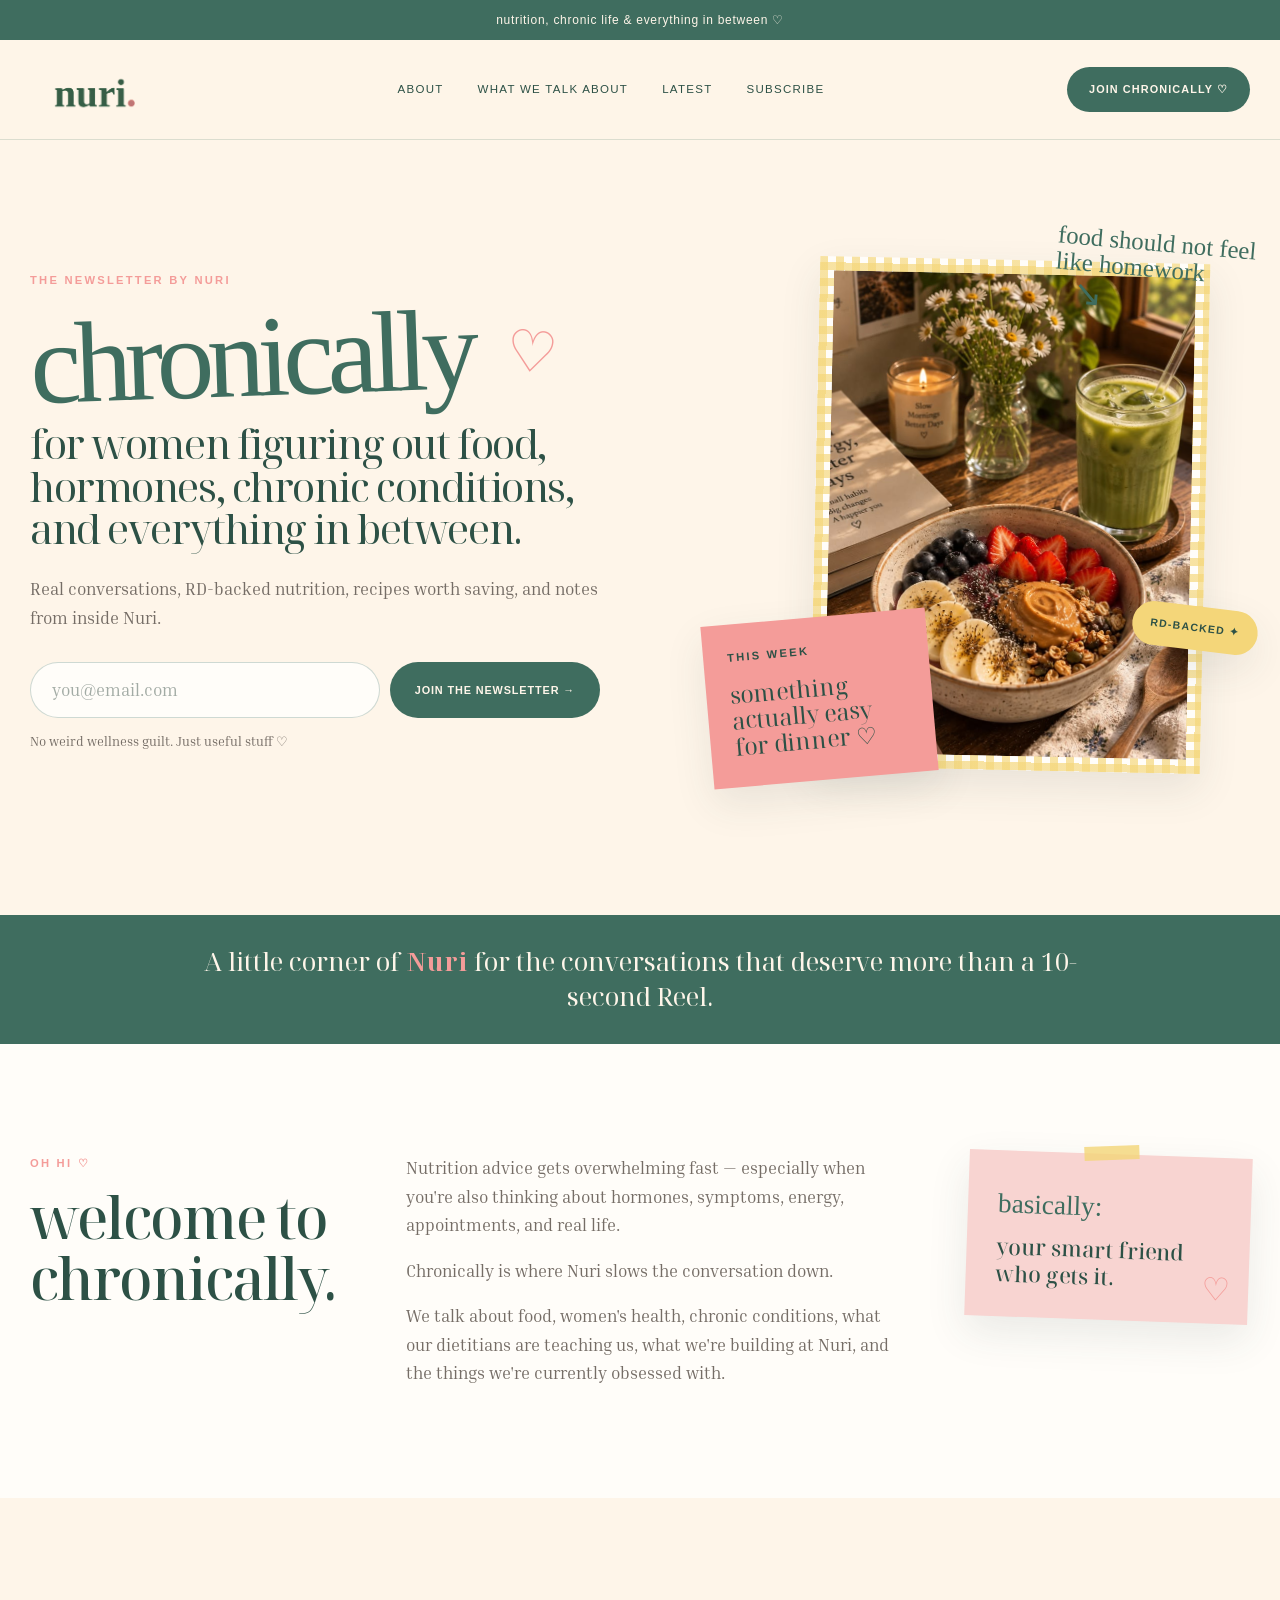
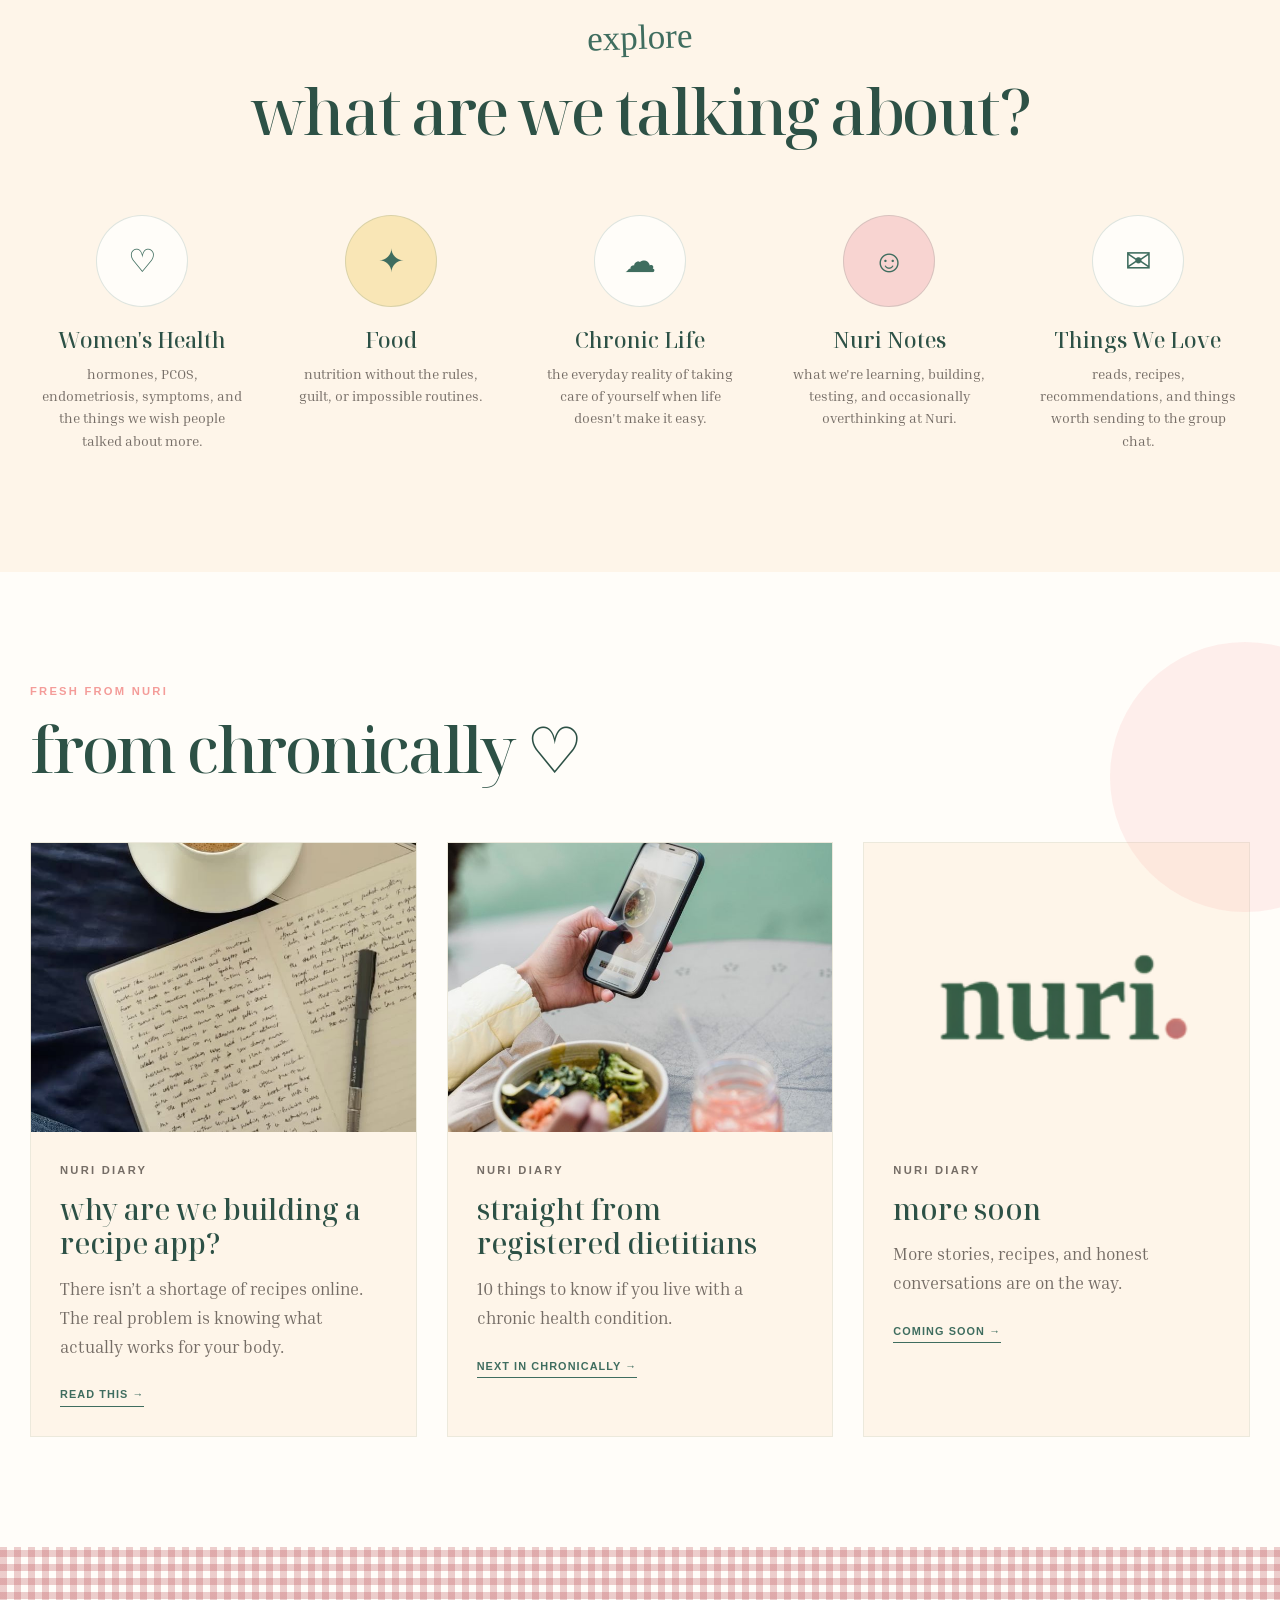
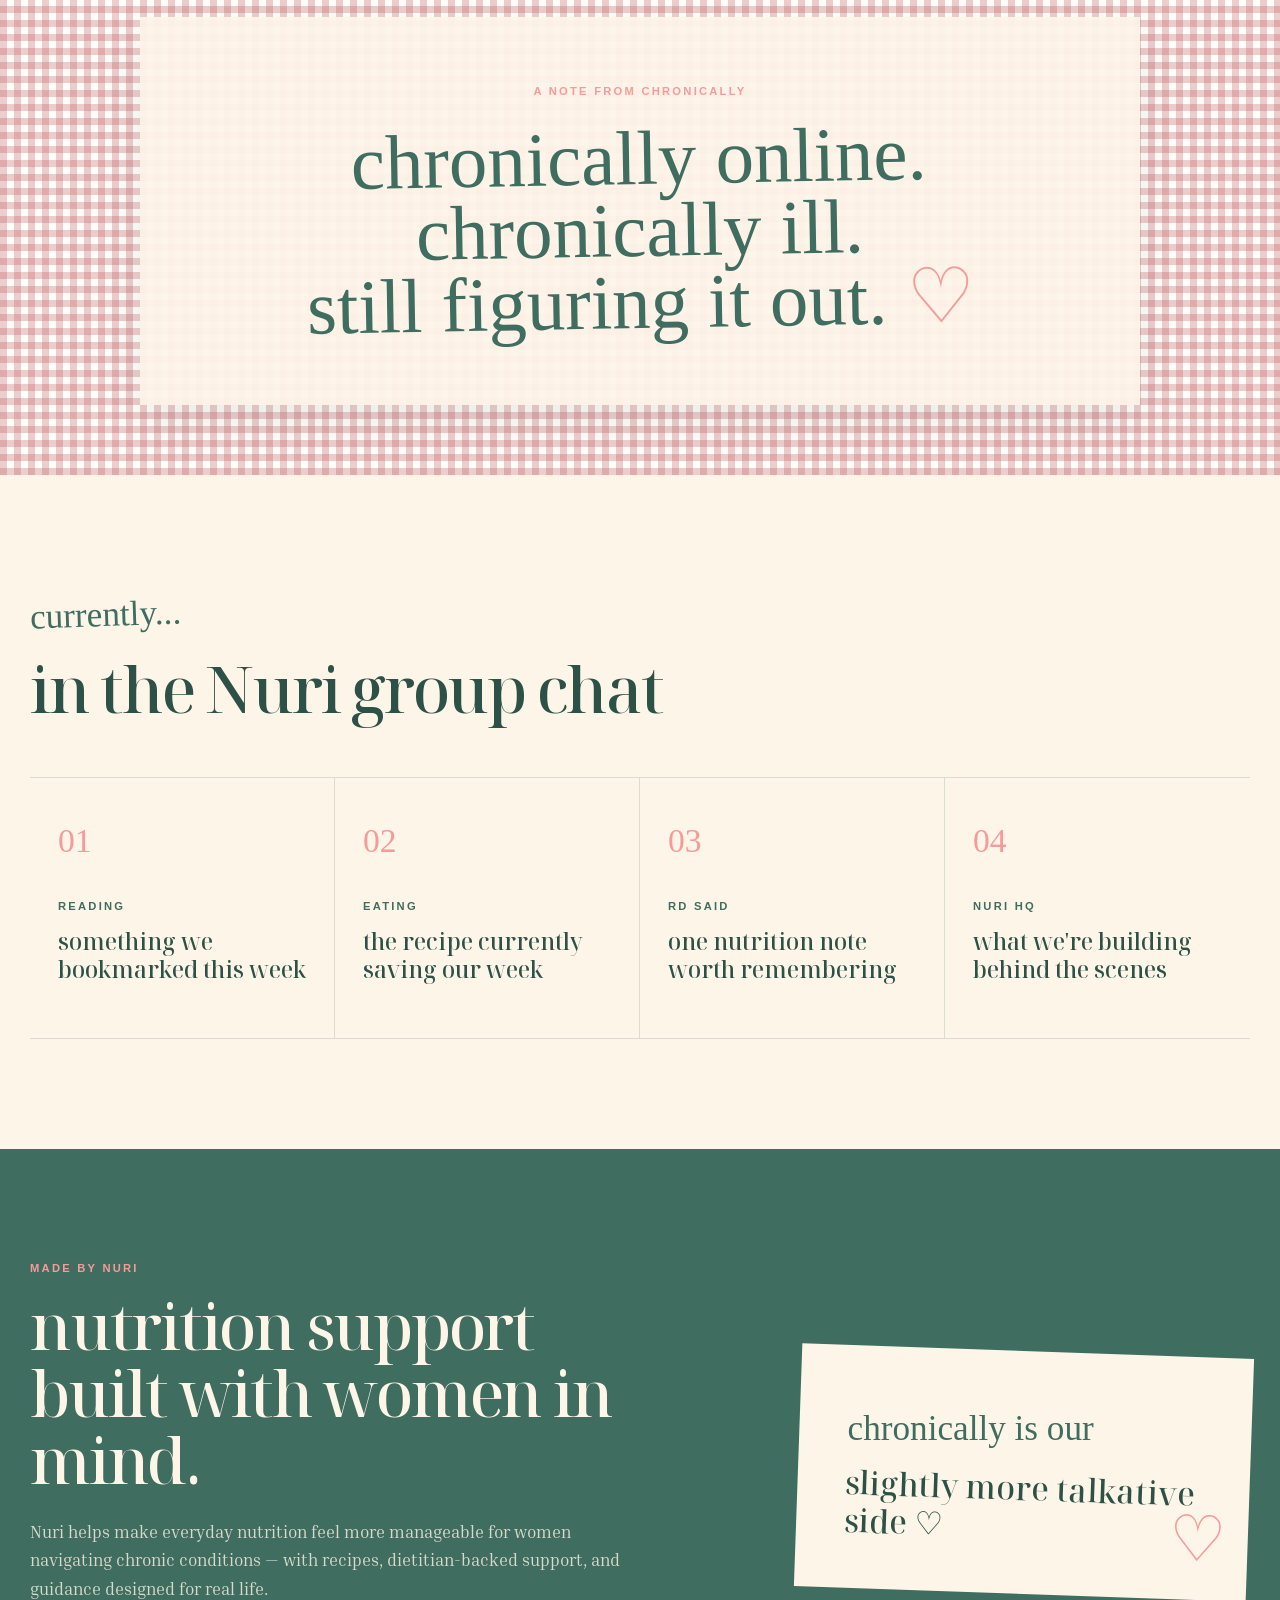
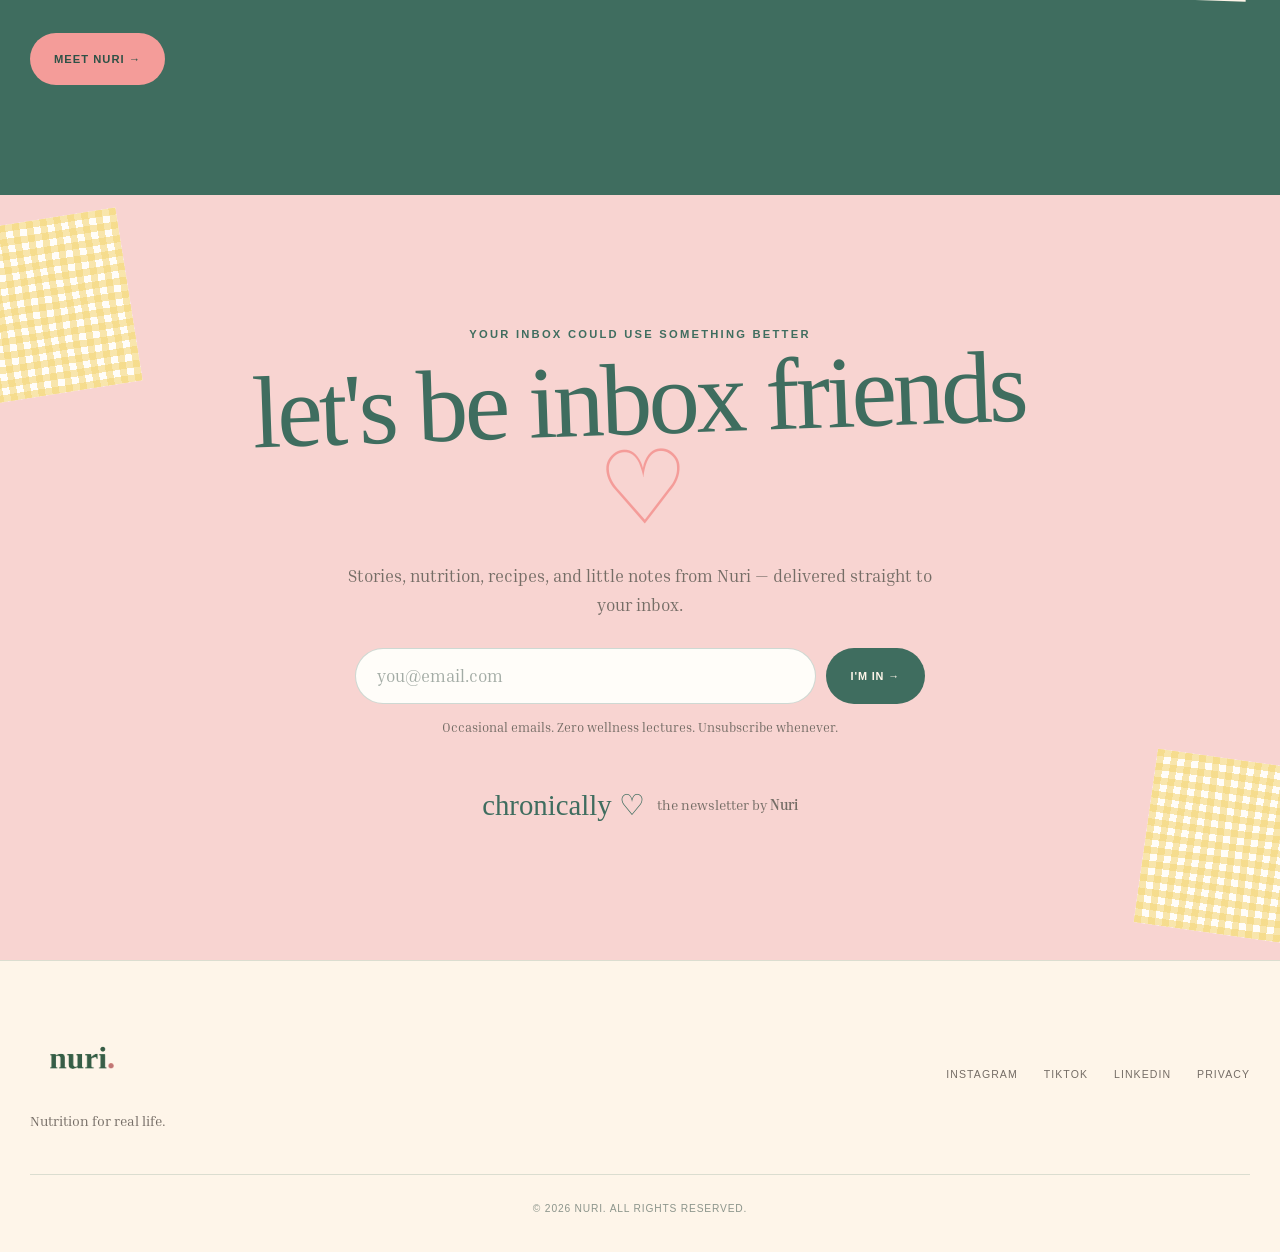
<file: chronically.html>
<!DOCTYPE html>
<html lang="en">

<head>
    <meta charset="UTF-8">

    <meta name="viewport" content="width=device-width, initial-scale=1.0">

    <title>Chronically ♡ The Newsletter by Nuri</title>

    <meta
        name="description"
        content="Chronically is the newsletter by Nuri — for women navigating food, hormones, chronic conditions, and everything in between."
    >

    <link rel="stylesheet" href="./chronically.css">
    <link rel="icon" type="image/png" href="./assets/nuri-icon.png">
<link rel="apple-touch-icon" href="./assets/nuri-icon.png">
<meta name="theme-color" content="#FAF6F0">
</head>


<body>


    <!-- =====================================================
         ANNOUNCEMENT BAR
    ====================================================== -->

    <div class="announcement-bar">
        <p>
            nutrition, chronic life & everything in between ♡
        </p>
    </div>



    <!-- =====================================================
         NAVIGATION
    ====================================================== -->

    <header class="site-header">

        <nav class="navbar">

            <!-- NURI LOGO / BACK TO MAIN NURI WEBSITE -->
            <a
                href="./index.html"
                class="nuri-logo-link"
                aria-label="Go back to Nuri"
            >
                <img
                    src="./assets/NURI_LOGO.png"
                    alt="Nuri"
                    class="nuri-logo-img"
                >
            </a>


            <!-- DESKTOP NAVIGATION -->
            <div class="nav-links">

                <a href="#about">
                    About
                </a>

                <a href="#topics">
                    What We Talk About
                </a>

                <a href="#latest">
                    Latest
                </a>

                <a href="#subscribe">
                    Subscribe
                </a>

            </div>


            <!-- NAV CTA -->
            <a href="#subscribe" class="nav-cta">
                Join Chronically ♡
            </a>

        </nav>

    </header>



    <!-- =====================================================
         MAIN CONTENT
    ====================================================== -->

    <main>


        <!-- =================================================
             HERO
        ================================================== -->

        <section class="hero">

            <div class="hero-inner">


                <!-- LEFT SIDE -->
                <div class="hero-copy">

                    <p class="eyebrow">
                        THE NEWSLETTER BY NURI
                    </p>


                    <h1 class="chronically-logo">
                        chronically
                        <span class="hero-heart">♡</span>
                    </h1>


                    <p class="hero-tagline">
                        for women figuring out food, hormones,
                        chronic conditions, and everything in between.
                    </p>


                    <p class="hero-description">
                        Real conversations, RD-backed nutrition,
                        recipes worth saving, and notes from inside Nuri.
                    </p>



                    <!-- HERO SIGNUP -->
                    <form class="signup-form hero-signup">

                        <label for="hero-email" class="sr-only">
                            Email address
                        </label>

                        <input
                            type="email"
                            id="hero-email"
                            name="email"
                            placeholder="you@email.com"
                            required
                        >

                        <button type="submit">
                            Join the newsletter →
                        </button>

                    </form>


                    <p class="signup-note">
                        No weird wellness guilt. Just useful stuff ♡
                    </p>

                </div>



                <!-- RIGHT SIDE COLLAGE -->
                <div class="hero-visual">


                    <!-- GINGHAM PHOTO FRAME -->
                    <div class="hero-photo-frame">

                        <div class="hero-photo">

                            <img
                                src="./assets/chronically-hero.jpg"
                                alt="Lifestyle moment from Chronically by Nuri"
                            >

                        </div>

                    </div>


                    <!-- HANDWRITTEN NOTE -->
                    <div class="hero-note">

                        <span>
                            food should not feel
                            like homework
                        </span>

                        <span class="doodle-arrow">
                            ↘
                        </span>

                    </div>


                    <!-- FEATURE CARD -->
                    <div class="hero-card">

                        <span class="card-label">
                            THIS WEEK
                        </span>

                        <p>
                            something actually easy
                            for dinner ♡
                        </p>

                    </div>


                    <!-- RD STICKER -->
                    <div class="hero-sticker">
                        RD-BACKED ✦
                    </div>


                </div>

            </div>

        </section>



        <!-- =================================================
             BRAND BRIDGE
        ================================================== -->

        <section class="brand-bridge">

            <p>
                A little corner of
                <strong>Nuri</strong>
                for the conversations that deserve more than a
                10-second Reel.
            </p>

        </section>



        <!-- =================================================
             ABOUT
        ================================================== -->

        <section class="about-section" id="about">

            <div class="section-container">


                <div class="about-heading">

                    <p class="section-kicker">
                        OH HI ♡
                    </p>

                    <h2>
                        welcome to chronically.
                    </h2>

                </div>



                <div class="about-copy">

                    <p>
                        Nutrition advice gets overwhelming fast —
                        especially when you're also thinking about
                        hormones, symptoms, energy, appointments,
                        and real life.
                    </p>

                    <p>
                        Chronically is where Nuri slows the
                        conversation down.
                    </p>

                    <p>
                        We talk about food, women's health,
                        chronic conditions, what our dietitians
                        are teaching us, what we're building at
                        Nuri, and the things we're currently
                        obsessed with.
                    </p>

                </div>



                <div class="about-note">

                    <span class="note-script">
                        basically:
                    </span>

                    <strong>
                        your smart friend who gets it.
                    </strong>

                    <span class="note-heart">
                        ♡
                    </span>

                </div>


            </div>

        </section>



        <!-- =================================================
             TOPICS
        ================================================== -->

        <section class="topics-section" id="topics">

            <div class="section-container">

                <div class="section-heading centered">

                    <p class="handwritten-label">
                        explore
                    </p>

                    <h2>
                        what are we talking about?
                    </h2>

                </div>



                <div class="topic-grid">


                    <article class="topic-item">

                        <div class="topic-icon">
                            ♡
                        </div>

                        <h3>
                            Women's Health
                        </h3>

                        <p>
                            hormones, PCOS, endometriosis,
                            symptoms, and the things we wish
                            people talked about more.
                        </p>

                    </article>



                    <article class="topic-item">

                        <div class="topic-icon">
                            ✦
                        </div>

                        <h3>
                            Food
                        </h3>

                        <p>
                            nutrition without the rules,
                            guilt, or impossible routines.
                        </p>

                    </article>



                    <article class="topic-item">

                        <div class="topic-icon">
                            ☁
                        </div>

                        <h3>
                            Chronic Life
                        </h3>

                        <p>
                            the everyday reality of taking
                            care of yourself when life
                            doesn't make it easy.
                        </p>

                    </article>



                    <article class="topic-item">

                        <div class="topic-icon">
                            ☺
                        </div>

                        <h3>
                            Nuri Notes
                        </h3>

                        <p>
                            what we're learning, building,
                            testing, and occasionally
                            overthinking at Nuri.
                        </p>

                    </article>



                    <article class="topic-item">

                        <div class="topic-icon">
                            ✉
                        </div>

                        <h3>
                            Things We Love
                        </h3>

                        <p>
                            reads, recipes, recommendations,
                            and things worth sending to
                            the group chat.
                        </p>

                    </article>


                </div>

            </div>

        </section>



        <!-- =================================================
             LATEST
        ================================================== -->

        <section class="latest-section" id="latest">

            <div class="section-container">


                <div class="section-heading">

                    <p class="section-kicker">
                        FRESH FROM NURI
                    </p>

                    <h2>
                          from chronically
                        <span>♡</span>
                    </h2>

                </div>



                <div class="article-grid">


                    <!-- ARTICLE 01 -->
                    <article class="article-card">

                        <a href="./why-are-we-building-a-recipe-app.html" class="article-image">

                            <img
                                src="./assets/article-1-nuri.jpg"
                                alt="Why Nuri is building a recipe app"
                            >

                        </a>


                        <div class="article-content">

                            <p class="article-category">
                                NURI DIARY
                            </p>

                            <h3>
                                <a href="./why-are-we-building-a-recipe-app.html">
                                    why are we building a recipe app?
                                </a>
                            </h3>

                            <p>
                                There isn’t a shortage of recipes online.
                                The real problem is knowing what
                                actually works for your body.
                            </p>

                            <a href="./why-are-we-building-a-recipe-app.html" class="read-link">
                                read this →
                            </a>

                        </div>

                    </article>



                    <!-- ARTICLE 02 -->
                    <article class="article-card">

                        <a href="#" class="article-image">

                            <img
                                src="./assets/article-2-nuri.jpg"
                                alt="Nuri article image"
                            >

                        </a>


                        <div class="article-content">

                            <p class="article-category">
                                NURI DIARY
                            </p>

                            <h3>
                                <a href="#">
                                    straight from registered dietitians
                                </a>
                            </h3>

                            <p>
                                10 things to know if you live with a chronic health condition.
                            </p>

                            <a href="#" class="read-link">
                                Next in Chronically →
                            </a>

                        </div>

                    </article>



                    <!-- ARTICLE 03 -->
                    <article class="article-card">

                        <a href="#" class="article-image">

                            <img
                                src="./assets/NURI_LOGO.png"
                                alt="Nuri logo"
                            >

                        </a>


                        <div class="article-content">

                            <p class="article-category">
                                NURI DIARY
                            </p>

                            <h3>
                                <a href="#">
                                    more soon
                                </a>
                            </h3>

                            <p>
                                More stories, recipes, 
                                and honest conversations are on the way.
                            </p>

                            <a href="#" class="read-link">
                                COMING SOON →
                            </a>

                        </div>

                    </article>


                </div>

            </div>

        </section>



        <!-- =================================================
             CHRONICALLY QUOTE
        ================================================== -->

        <section class="editorial-break">

            <div class="editorial-break-inner">

                <p class="editorial-small">
                    A NOTE FROM CHRONICALLY
                </p>

                <blockquote>
                    chronically online.
                    <br>
                    chronically ill.
                    <br>
                    still figuring it out.
                    <span>♡</span>
                </blockquote>

            </div>

        </section>



        <!-- =================================================
             GROUP CHAT / ROUNDUP
        ================================================== -->

        <section class="roundup-section">

            <div class="section-container">


                <div class="roundup-heading">

                    <span class="handwritten-label">
                        currently...
                    </span>

                    <h2>
                        in the Nuri group chat
                    </h2>

                </div>



                <div class="roundup-grid">


                    <div class="roundup-item">

                        <span class="roundup-number">
                            01
                        </span>

                        <span class="roundup-type">
                            READING
                        </span>

                        <h3>
                            something we bookmarked
                            this week
                        </h3>

                    </div>



                    <div class="roundup-item">

                        <span class="roundup-number">
                            02
                        </span>

                        <span class="roundup-type">
                            EATING
                        </span>

                        <h3>
                            the recipe currently
                            saving our week
                        </h3>

                    </div>



                    <div class="roundup-item">

                        <span class="roundup-number">
                            03
                        </span>

                        <span class="roundup-type">
                            RD SAID
                        </span>

                        <h3>
                            one nutrition note
                            worth remembering
                        </h3>

                    </div>



                    <div class="roundup-item">

                        <span class="roundup-number">
                            04
                        </span>

                        <span class="roundup-type">
                            NURI HQ
                        </span>

                        <h3>
                            what we're building
                            behind the scenes
                        </h3>

                    </div>


                </div>

            </div>

        </section>



        <!-- =================================================
             NURI PRODUCT SECTION
        ================================================== -->

        <section class="nuri-section">

            <div class="section-container nuri-section-inner">


                <div class="nuri-section-copy">

                    <p class="section-kicker">
                        MADE BY NURI
                    </p>

                    <h2>
                        nutrition support built
                        with women in mind.
                    </h2>

                    <p>
                        Nuri helps make everyday nutrition
                        feel more manageable for women
                        navigating chronic conditions —
                        with recipes, dietitian-backed support,
                        and guidance designed for real life.
                    </p>

                    <a
                        href="./index.html"
                        class="primary-button"
                    >
                        Meet Nuri →
                    </a>

                </div>



                <div class="nuri-section-note">

                    <span class="handwritten-label">
                        chronically is our
                    </span>

                    <strong>
                        slightly more talkative side ♡
                    </strong>

                </div>


            </div>

        </section>



        <!-- =================================================
             FINAL SUBSCRIBE
        ================================================== -->

        <section class="subscribe-section" id="subscribe">

            <div class="subscribe-inner">


                <p class="subscribe-small">
                    YOUR INBOX COULD USE SOMETHING BETTER
                </p>


                <h2 class="subscribe-title">
                    let's be inbox friends
                    <span>♡</span>
                </h2>


                <p class="subscribe-description">
                    Stories, nutrition, recipes, and little
                    notes from Nuri — delivered straight
                    to your inbox.
                </p>



                <form class="signup-form footer-signup">

                    <label for="footer-email" class="sr-only">
                        Email address
                    </label>

                    <input
                        type="email"
                        id="footer-email"
                        name="email"
                        placeholder="you@email.com"
                        required
                    >

                    <button type="submit">
                        I'm in →
                    </button>

                </form>


                <p class="signup-note">
                    Occasional emails. Zero wellness lectures.
                    Unsubscribe whenever.
                </p>


                <div class="subscribe-brand">

                    <span class="chronically-mini">
                        chronically ♡
                    </span>

                    <span>
                        the newsletter by
                        <strong>Nuri</strong>
                    </span>

                </div>


            </div>

        </section>


    </main>



    <!-- =====================================================
         FOOTER
    ====================================================== -->

    <footer class="site-footer">

        <div class="footer-inner">


            <div class="footer-brand">

                <a
                    href="./index.html"
                    class="footer-logo-link"
                    aria-label="Go back to Nuri"
                >

                    <img
                        src="./assets/NURI_LOGO.png"
                        alt="Nuri"
                        class="footer-logo-img"
                    >

                </a>

                <p>
                    Nutrition for real life.
                </p>

            </div>



            <div class="footer-links">

                <a href="#">
                    Instagram
                </a>

                <a href="#">
                    TikTok
                </a>

                <a href="#">
                    LinkedIn
                </a>

                <a href="#">
                    Privacy
                </a>

            </div>



            <p class="copyright">
                © 2026 Nuri. All rights reserved.
            </p>


        </div>

    </footer>


</body>

</html>
</file>
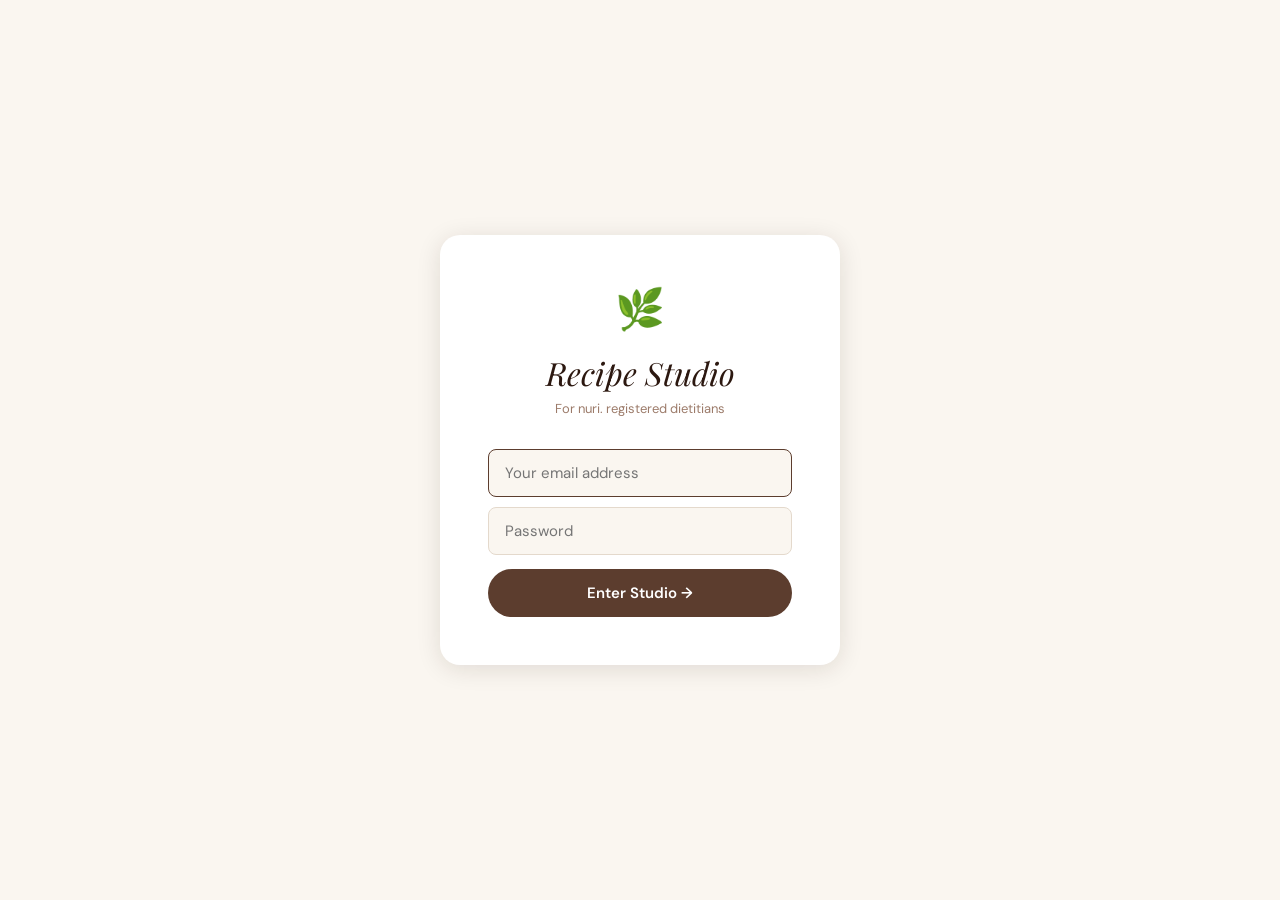
<file: dietitian-portal.html>
<!DOCTYPE html>
<html lang="en">
<head>
<meta charset="UTF-8" />
<meta name="viewport" content="width=device-width, initial-scale=1.0" />
<title>nuri. Recipe Studio</title>
<link href="https://fonts.googleapis.com/css2?family=Lora:ital,wght@0,400;0,600;0,700;1,400&family=Playfair+Display:ital,wght@0,400;0,600;0,700;1,400;1,600&family=DM+Sans:opsz,wght@9..40,300;9..40,400;9..40,500;9..40,600&display=swap" rel="stylesheet" />
<style>
*, *::before, *::after { box-sizing: border-box; margin: 0; padding: 0; }
:root {
  --cream: #FAF6F0; --warm-beige: #F0E8DC; --border: #E4D9CC;
  --brown: #5C3D2E; --tan: #C4A882;
  --green-dark: #3A6B4A;
  --sage: #7A9E7E; --rose: #C47A7A; --clay: #B8845A;
  --text: #2C1810; --text-mid: #6B4D3C; --text-light: #9C7B6A;
  --white: #FFFFFF;
  --shadow: 0 2px 12px rgba(44,24,16,0.08);
  --shadow-md: 0 4px 24px rgba(44,24,16,0.12);
  --radius: 14px; --radius-sm: 8px;
  --font-serif: 'Playfair Display', Georgia, serif;
  --font-logo: 'Lora', Georgia, serif;
  --font-body: 'DM Sans', system-ui, sans-serif;
}
html { font-size: 16px; -webkit-font-smoothing: antialiased; }
body { background: var(--cream); color: var(--text); font-family: var(--font-body); min-height: 100vh; }

/* ── NAV ── */
.nav { position: sticky; top: 0; z-index: 100; background: rgba(250,246,240,0.97); backdrop-filter: blur(16px); border-bottom: 1px solid var(--border); padding: 0 32px; height: 64px; display: flex; align-items: center; justify-content: space-between; }
.nav-logo { font-family: var(--font-logo); font-size: 22px; font-weight: 700; color: var(--green-dark); display: inline-flex; align-items: flex-end; }
.nav-logo-dot { display: inline-block; width: 7px; height: 7px; border-radius: 50%; background: var(--rose); margin-left: 2px; margin-bottom: 2px; }
.nav-tag { font-family: var(--font-body); font-size: 11px; font-weight: 300; letter-spacing: 0.1em; text-transform: uppercase; color: var(--tan); margin-left: 10px; }
.nav-right { display: flex; align-items: center; gap: 12px; }
.nav-btn { padding: 8px 18px; border-radius: 50px; font-family: var(--font-body); font-size: 13px; font-weight: 500; cursor: pointer; border: none; transition: all 0.18s; }
.nav-btn-ghost { background: transparent; border: 1.5px solid var(--border); color: var(--text-mid); }
.nav-btn-ghost:hover { border-color: var(--brown); color: var(--brown); }
.nav-btn-primary { background: var(--brown); color: white; }
.nav-btn-primary:hover { background: #4A3024; }

/* ── LOGIN ── */
.login-wrap { min-height: 100vh; display: flex; align-items: center; justify-content: center; padding: 20px; }
.login-card { background: var(--white); border-radius: 20px; padding: 48px; width: 100%; max-width: 400px; box-shadow: var(--shadow-md); text-align: center; }
.login-leaf { font-size: 40px; margin-bottom: 16px; }
.login-title { font-family: var(--font-serif); font-size: 32px; font-style: italic; color: var(--text); margin-bottom: 6px; }
.login-sub { font-size: 13px; color: var(--text-light); margin-bottom: 32px; }
.login-input { width: 100%; padding: 13px 16px; border: 1.5px solid var(--border); border-radius: var(--radius-sm); font-family: var(--font-body); font-size: 15px; color: var(--text); outline: none; margin-bottom: 14px; background: var(--cream); }
.login-input:focus { border-color: var(--brown); }
.login-btn { width: 100%; padding: 14px; background: var(--brown); color: white; border: none; border-radius: 50px; font-family: var(--font-body); font-size: 15px; font-weight: 600; cursor: pointer; }
.login-btn:hover { background: #4A3024; }
.login-error { color: #C0392B; font-size: 13px; margin-top: 10px; }

/* ── LAYOUT ── */
.admin-wrap { max-width: 1100px; margin: 0 auto; padding: 40px 24px 80px; }
.admin-header { margin-bottom: 36px; }
.admin-header h1 { font-family: var(--font-serif); font-size: 36px; font-style: italic; color: var(--text); margin-bottom: 6px; }
.admin-header p { color: var(--text-light); font-size: 14px; }

.tabs { display: flex; gap: 8px; margin-bottom: 32px; border-bottom: 1px solid var(--border); flex-wrap: wrap; }
.tab { padding: 10px 20px; border: none; background: none; font-family: var(--font-body); font-size: 14px; font-weight: 500; color: var(--text-light); cursor: pointer; border-bottom: 2px solid transparent; margin-bottom: -1px; transition: all 0.15s; }
.tab.active { color: var(--brown); border-bottom-color: var(--brown); font-weight: 600; }
.tab:hover:not(.active) { color: var(--text-mid); }

/* ── FORM ── */
.form-card { background: var(--white); border-radius: var(--radius); padding: 32px; box-shadow: var(--shadow); }
.form-section { margin-bottom: 28px; }
.form-section-title { font-family: var(--font-serif); font-size: 18px; font-weight: 600; color: var(--text); margin-bottom: 16px; padding-bottom: 8px; border-bottom: 1px solid var(--border); }
.form-grid { display: grid; grid-template-columns: 1fr 1fr; gap: 14px; }
.form-group { display: flex; flex-direction: column; gap: 6px; margin-bottom: 14px; }
.form-group.full { grid-column: 1 / -1; }
.form-label { font-size: 11px; font-weight: 600; color: var(--text-mid); letter-spacing: 0.06em; text-transform: uppercase; }
.form-input, .form-select, .form-textarea {
  padding: 10px 14px; border: 1.5px solid var(--border); border-radius: var(--radius-sm);
  background: var(--cream); font-family: var(--font-body); font-size: 14px; color: var(--text);
  outline: none; width: 100%; transition: border-color 0.15s;
}
.form-input:focus, .form-select:focus, .form-textarea:focus { border-color: var(--brown); background: white; }
.form-textarea { resize: vertical; line-height: 1.6; min-height: 90px; }
.form-hint { font-size: 11px; color: var(--text-light); margin-top: 3px; line-height: 1.5; }

/* ── HEALTH LABELS ── */
.label-grid { display: flex; flex-wrap: wrap; gap: 8px; }
.label-chip { padding: 7px 14px; border-radius: 50px; border: 1.5px solid var(--border); background: var(--white); font-size: 12px; font-weight: 500; color: var(--text-mid); cursor: pointer; transition: all 0.15s; user-select: none; }
.label-chip:hover { border-color: var(--tan); }
.label-chip.active { border-color: var(--brown); background: var(--warm-beige); color: var(--brown); font-weight: 600; }

/* ── DYNAMIC LISTS ── */
.list-row { display: flex; gap: 8px; margin-bottom: 8px; align-items: center; }
.list-num { width: 26px; height: 26px; border-radius: 50%; background: var(--warm-beige); border: 1px solid var(--border); display: flex; align-items: center; justify-content: center; font-size: 11px; font-weight: 700; color: var(--brown); flex-shrink: 0; }
.list-dot { width: 6px; height: 6px; border-radius: 50%; background: var(--tan); flex-shrink: 0; }
.remove-btn { width: 28px; height: 28px; border-radius: 50%; border: 1.5px solid var(--border); background: white; cursor: pointer; color: var(--text-light); font-size: 14px; flex-shrink: 0; transition: all 0.15s; }
.remove-btn:hover { border-color: #C0392B; color: #C0392B; }
.add-btn { display: flex; align-items: center; gap: 8px; padding: 8px 14px; background: var(--warm-beige); border: 1.5px dashed var(--border); border-radius: var(--radius-sm); font-size: 13px; color: var(--text-mid); cursor: pointer; font-family: var(--font-body); width: 100%; margin-top: 4px; transition: all 0.15s; }
.add-btn:hover { border-color: var(--brown); color: var(--brown); }

/* ── EMOJI PICKER ── */
.emoji-grid { display: flex; flex-wrap: wrap; gap: 8px; }
.emoji-btn { width: 44px; height: 44px; border-radius: 10px; border: 2px solid var(--border); background: var(--white); font-size: 22px; cursor: pointer; display: flex; align-items: center; justify-content: center; transition: all 0.15s; }
.emoji-btn:hover { transform: scale(1.1); border-color: var(--tan); }
.emoji-btn.active { border-color: var(--brown); background: var(--warm-beige); }

/* ── DIETICIAN PICKER ── */
.rd-grid { display: grid; grid-template-columns: repeat(auto-fill, minmax(180px, 1fr)); gap: 10px; }
.rd-card { padding: 14px; border-radius: var(--radius-sm); border: 2px solid var(--border); background: var(--white); cursor: pointer; transition: all 0.15s; display: flex; align-items: center; gap: 10px; }
.rd-card:hover { border-color: var(--tan); }
.rd-card.active { border-color: var(--brown); background: var(--warm-beige); }
.rd-avatar-sm { width: 32px; height: 32px; border-radius: 50%; display: flex; align-items: center; justify-content: center; font-size: 11px; font-weight: 700; color: white; flex-shrink: 0; }
.rd-name { font-weight: 600; font-size: 14px; color: var(--text); }
.rd-creds { font-size: 11px; color: var(--text-light); }

/* ── SUBMIT ── */
.submit-row { display: flex; gap: 12px; align-items: center; justify-content: flex-end; margin-top: 32px; padding-top: 24px; border-top: 1px solid var(--border); }
.submit-btn { padding: 13px 36px; background: var(--brown); color: white; border: none; border-radius: 50px; font-family: var(--font-body); font-size: 15px; font-weight: 600; cursor: pointer; transition: all 0.2s; }
.submit-btn:hover { background: #4A3024; transform: translateY(-1px); }
.submit-btn:disabled { opacity: 0.4; cursor: default; transform: none; }
.cancel-btn { padding: 13px 24px; background: transparent; border: 1.5px solid var(--border); color: var(--text-mid); border-radius: 50px; font-family: var(--font-body); font-size: 14px; font-weight: 500; cursor: pointer; transition: all 0.15s; }
.cancel-btn:hover { border-color: var(--brown); color: var(--brown); }

/* ── TOAST ── */
.toast { position: fixed; bottom: 32px; right: 32px; background: var(--green-dark); color: white; padding: 14px 24px; border-radius: 50px; font-size: 14px; font-weight: 500; box-shadow: var(--shadow-md); animation: slideUp 0.3s ease; z-index: 999; }
@keyframes slideUp { from { opacity: 0; transform: translateY(16px); } to { opacity: 1; transform: translateY(0); } }

/* ── RECIPE LIST ── */
.recipe-list { display: flex; flex-direction: column; gap: 12px; }
.recipe-row { background: var(--white); border-radius: var(--radius-sm); padding: 18px 20px; display: flex; align-items: center; gap: 16px; box-shadow: var(--shadow); }
.recipe-emoji { font-size: 28px; flex-shrink: 0; }
.recipe-info { flex: 1; min-width: 0; }
.recipe-title { font-family: var(--font-serif); font-size: 17px; font-style: italic; font-weight: 600; color: var(--text); }
.recipe-meta { font-size: 12px; color: var(--text-light); margin-top: 3px; }
.recipe-tags { display: flex; gap: 6px; flex-wrap: wrap; margin-top: 6px; }
.recipe-tag { padding: 2px 10px; border-radius: 50px; font-size: 11px; font-weight: 500; background: var(--warm-beige); color: var(--text-mid); }
.recipe-source { font-size: 11px; padding: 3px 10px; border-radius: 50px; background: var(--warm-beige); color: var(--text-light); flex-shrink: 0; }
.recipe-source.custom { background: #C8E6C4; color: #2E6B3E; font-weight: 600; }
.action-btn { padding: 7px 14px; border: 1.5px solid var(--border); border-radius: 50px; background: white; color: var(--text-light); font-size: 12px; font-weight: 500; cursor: pointer; flex-shrink: 0; font-family: var(--font-body); transition: all 0.15s; }
.action-btn:hover { border-color: var(--brown); color: var(--brown); }
.action-btn.danger:hover { border-color: #C0392B; color: #C0392B; }
.empty-state { text-align: center; padding: 48px; color: var(--text-light); font-size: 14px; }

/* ── COLOUR SWATCHES ── */
.color-grid { display: flex; flex-wrap: wrap; gap: 10px; }
.color-swatch { width: 36px; height: 36px; border-radius: 50%; cursor: pointer; border: 3px solid transparent; transition: all 0.15s; }
.color-swatch.active { border-color: var(--brown); box-shadow: 0 0 0 2px var(--brown); }

/* ── IMAGE PREVIEW ── */
.img-preview { width: 100%; height: 160px; object-fit: cover; border-radius: var(--radius-sm); border: 1.5px solid var(--border); margin-top: 8px; display: none; }
.img-preview.visible { display: block; }

@media (max-width: 640px) {
  .form-grid { grid-template-columns: 1fr; }
  .admin-wrap { padding: 24px 16px 80px; }
  .rd-grid { grid-template-columns: 1fr 1fr; }
  .tabs { gap: 4px; }
  .tab { padding: 8px 12px; font-size: 13px; }
}
</style>
</head>
<body>
<div id="app"></div>
<script>
const STORAGE_KEY = 'nuri_custom_recipes'
const RD_STORAGE_KEY = 'nuri_custom_dieticians'

// Approved RDs — add new ones here when onboarded
const APPROVED_RDS = [
  { email: 'claire@cpnutrition.com', password: 'claire2025', name: 'Claire Pettitt', id: 3 },
  { email: 'alysse@nuri.com',        password: 'alysse2025', name: 'Alysse Vocca',  id: 4 },
]

const HEALTH_LABELS = [
  { id: 'pcos', label: 'PCOS' },
  { id: 'endometriosis', label: 'Endometriosis' },
  { id: 'hormones', label: 'Hormones' },
  { id: 'fertility', label: 'Fertility' },
  { id: 'gut', label: 'Gut Health' },
  { id: 'thyroid', label: 'Thyroid' },
  { id: 'period', label: 'Period Health' },
  { id: 'energy', label: 'Energy' },
  { id: 'postpartum', label: 'Postpartum' },
  { id: 'menopause', label: 'Menopause' },
  { id: 'anti-inflammatory', label: 'Anti-Inflammatory' },
  { id: 'high-protein', label: 'High Protein' },
  { id: 'gut-friendly', label: 'Gut-Friendly' },
]

const EMOJIS = ['🥗','🍲','🥣','🍳','🥘','🫐','🍞','🥙','🌮','🍜','🥬','🐟','🍛','🫙','🧆','🍵','🥤','🍫','⚡','💜','✨','🌿','🍋','🥑','🎃','🥕','🥞','🍆','🥚','🔴','🍰','🌶️','🍂','🥭','🥜','🌈','🍝','🖤']

const AVATAR_COLORS = ['#7A9E7E','#C47A7A','#C4A882','#B8845A','#9B7BAA','#8FA888','#D4A5A5','#B8A0C8','#A0B8D4','#C8A060']

// Built-in RDs — must match IDs in index.html
const BUILT_IN_RDS = [
  { id: 1, name: 'Emily', credentials: 'Co-founder', specialty: "Women's Health Nutrition", avatarColor: '#C4A882' },
  { id: 2, name: 'Malaika', credentials: 'Co-founder', specialty: "Women's Health Nutrition", avatarColor: '#8FA888' },
  { id: 3, name: 'Claire Pettitt', credentials: 'PhD, RD', specialty: 'PCOS & Women\'s Health', avatarColor: '#7A9E7E' },
  { id: 4, name: 'Alysse Vocca', credentials: 'RD', specialty: 'Eating Disorders & Women\'s Health', avatarColor: '#C47A7A' },
]

const GINGHAM_COLORS = [
  { label: 'Sage',  bg: '#A8C4A8', s: 'rgba(58,107,74,0.32)' },
  { label: 'Rose',  bg: '#D9A0A0', s: 'rgba(160,60,60,0.30)' },
  { label: 'Tan',   bg: '#D4B87A', s: 'rgba(140,95,20,0.34)' },
  { label: 'Clay',  bg: '#C8A080', s: 'rgba(140,80,30,0.32)' },
  { label: 'Plum',  bg: '#BBA8CC', s: 'rgba(90,50,130,0.28)' },
  { label: 'Cream', bg: '#EDD9A3', s: 'rgba(140,95,20,0.28)' },
  { label: 'Blush', bg: '#EDCACA', s: 'rgba(155,52,68,0.30)' },
  { label: 'Sky',   bg: '#B6CAE0', s: 'rgba(20,48,108,0.26)' },
]

// ── STATE ──
let isLoggedIn = false
let activeTab = 'add'
let toast = null
let editingId = null

let recipeForm = emptyRecipeForm()
let rdForm = emptyRdForm()

function emptyRecipeForm() {
  return {
    title: '', subtitle: '', emoji: '🥗',
    dieticianId: 3, // default to Claire
    healthLabels: ['pcos'], // default to PCOS
    prepTime: '', cookTime: '', servings: '',
    ginghamBg: GINGHAM_COLORS[0].bg,
    ginghamS: GINGHAM_COLORS[0].s,
    photoUrl: '',
    ingredients: [''],
    instructions: [''],
    note: '',
  }
}

function emptyRdForm() {
  return { name: '', credentials: '', specialty: '', bio: '', initials: '', avatarColor: AVATAR_COLORS[0], tags: [] }
}

function getCustomRecipes() {
  try { return JSON.parse(localStorage.getItem(STORAGE_KEY) || '[]') } catch { return [] }
}
function getCustomRDs() {
  try { return JSON.parse(localStorage.getItem(RD_STORAGE_KEY) || '[]') } catch { return [] }
}

function saveRecipe() {
  let recipes = getCustomRecipes()
  if (editingId) {
    recipes = recipes.map(r => r.id === editingId ? { ...recipeForm, id: editingId, custom: true } : r)
    showToast('Recipe updated ✓')
    editingId = null
  } else {
    recipes.push({ ...recipeForm, id: Date.now(), custom: true })
    showToast('Recipe added to app ✓')
  }
  localStorage.setItem(STORAGE_KEY, JSON.stringify(recipes))
  recipeForm = emptyRecipeForm()
  activeTab = 'recipes'
  render()
}

function editRecipe(id) {
  const recipe = getCustomRecipes().find(r => r.id === id)
  if (!recipe) return
  editingId = id
  recipeForm = {
    title: recipe.title || '',
    subtitle: recipe.subtitle || '',
    emoji: recipe.emoji || '🥗',
    dieticianId: recipe.dieticianId || 3,
    healthLabels: recipe.healthLabels || ['pcos'],
    prepTime: recipe.prepTime || '',
    cookTime: recipe.cookTime || '',
    servings: recipe.servings || '',
    ginghamBg: recipe.ginghamBg || GINGHAM_COLORS[0].bg,
    ginghamS: recipe.ginghamS || GINGHAM_COLORS[0].s,
    photoUrl: recipe.photoUrl || '',
    ingredients: recipe.ingredients?.length ? recipe.ingredients : [''],
    instructions: recipe.instructions?.length ? recipe.instructions : [''],
    note: recipe.note || '',
  }
  activeTab = 'add'
  render()
  window.scrollTo(0, 0)
}

function deleteRecipe(id) {
  if (!confirm('Delete this recipe?')) return
  localStorage.setItem(STORAGE_KEY, JSON.stringify(getCustomRecipes().filter(r => r.id !== id)))
  render()
}

function saveRD() {
  const rds = getCustomRDs()
  rds.push({ ...rdForm, id: Date.now(), custom: true, followers: 0, following: 0, recipeIds: [] })
  localStorage.setItem(RD_STORAGE_KEY, JSON.stringify(rds))
  rdForm = emptyRdForm()
  showToast('Dietitian added ✓')
  activeTab = 'dieticians'
  render()
}

function deleteRD(id) {
  if (!confirm('Delete this dietitian?')) return
  localStorage.setItem(RD_STORAGE_KEY, JSON.stringify(getCustomRDs().filter(r => r.id !== id)))
  render()
}

function showToast(msg) {
  toast = msg
  render()
  setTimeout(() => { toast = null; render() }, 3000)
}

// ── RENDER ──
function render() {
  const app = document.getElementById('app')
  if (!isLoggedIn) { app.innerHTML = renderLogin(); bindLogin(); return }
  app.innerHTML = renderAdmin()
  bindAdmin()
}

function renderLogin() {
  return `
    <div class="login-wrap">
      <div class="login-card">
        <div class="login-leaf">🌿</div>
        <div class="login-title">Recipe Studio</div>
        <div class="login-sub">For nuri. registered dietitians</div>
        <input class="login-input" type="email" id="pw-email" placeholder="Your email address" style="margin-bottom:10px" />
        <input class="login-input" type="password" id="pw-input" placeholder="Password" />
        <button class="login-btn" id="pw-btn">Enter Studio →</button>
        <div class="login-error" id="pw-error" style="display:none">Incorrect email or password.</div>
      </div>
    </div>`
}

function bindLogin() {
  const btn = document.getElementById('pw-btn')
  const emailInput = document.getElementById('pw-email')
  const pwInput = document.getElementById('pw-input')
  const error = document.getElementById('pw-error')

  function tryLogin() {
    const email = emailInput.value.trim().toLowerCase()
    const pw = pwInput.value
    const match = APPROVED_RDS.find(r => r.email.toLowerCase() === email && r.password === pw)
    if (match) {
      isLoggedIn = true
      currentRD = match
      recipeForm.dieticianId = match.id
      render()
    } else {
      error.style.display = 'block'
      pwInput.value = ''
      pwInput.focus()
    }
  }

  btn.addEventListener('click', tryLogin)
  pwInput.addEventListener('keydown', e => { if (e.key === 'Enter') tryLogin() })
  emailInput.focus()
}

function renderAdmin() {
  const customRecipes = getCustomRecipes()
  const customRDs = getCustomRDs()
  const allRDs = [...BUILT_IN_RDS, ...customRDs.map(r => ({ id: r.id, name: r.name, credentials: r.credentials, specialty: r.specialty, avatarColor: r.avatarColor }))]

  return `
    <nav class="nav">
      <div style="display:flex;align-items:center;gap:4px">
        <span class="nav-logo">nuri<span class="nav-logo-dot"></span></span>
        <span class="nav-tag">Recipe Studio</span>
      </div>
      <div class="nav-right">
        <a href="index.html" target="_blank"><button class="nav-btn nav-btn-ghost">View app ↗</button></a>
        <button class="nav-btn nav-btn-ghost" onclick="isLoggedIn=false;render()">Sign out</button>
      </div>
    </nav>

    <div class="admin-wrap">
      <div class="admin-header">
        <h1>${editingId ? 'Editing Recipe' : 'Recipe Studio'}</h1>
        <p>Add and manage recipes that appear in the nuri. app — no code needed.</p>
      </div>

      <div class="tabs">
        <button class="tab ${activeTab==='add'?'active':''}" onclick="editingId=null;recipeForm=emptyRecipeForm();activeTab='add';render()">
          ${editingId ? '✏️ Editing' : '➕ Add Recipe'}
        </button>
        <button class="tab ${activeTab==='paste'?'active':''}" onclick="activeTab='paste';render()">📋 Paste Recipe</button>
        <button class="tab ${activeTab==='recipes'?'active':''}" onclick="activeTab='recipes';render()">🗂 Recipes (${customRecipes.length})</button>
        <button class="tab ${activeTab==='dieticians'?'active':''}" onclick="activeTab='dieticians';render()">👩‍⚕️ Dietitians</button>
        <button class="tab ${activeTab==='add-rd'?'active':''}" onclick="activeTab='add-rd';render()">➕ Add Dietitian</button>
      </div>

      ${activeTab==='add'     ? renderAddRecipe(allRDs) : ''}
      ${activeTab==='paste'   ? renderPaste() : ''}
      ${activeTab==='recipes' ? renderRecipeList(customRecipes, allRDs) : ''}
      ${activeTab==='dieticians' ? renderRDList(customRDs) : ''}
      ${activeTab==='add-rd'  ? renderAddRD() : ''}
    </div>

    ${toast ? `<div class="toast">${toast}</div>` : ''}
  `
}

function renderAddRecipe(allRDs) {
  const selectedGingham = GINGHAM_COLORS.find(g => g.bg === recipeForm.ginghamBg) || GINGHAM_COLORS[0]
  const previewStyle = `background-color:${selectedGingham.bg};background-image:repeating-linear-gradient(transparent 0px,transparent 26px,${selectedGingham.s} 26px,${selectedGingham.s} 52px),repeating-linear-gradient(90deg,transparent 0px,transparent 26px,${selectedGingham.s} 26px,${selectedGingham.s} 52px);`

  return `
  <div class="form-card">

    <div class="form-section">
      <div class="form-section-title">🥗 Recipe Details</div>
      <div class="form-grid">
        <div class="form-group full">
          <label class="form-label">Recipe Title *</label>
          <input class="form-input" id="f-title" placeholder="e.g. PCOS Berry Hormone Bowl" value="${esc(recipeForm.title)}" />
        </div>
        <div class="form-group full">
          <label class="form-label">Subtitle</label>
          <input class="form-input" id="f-subtitle" placeholder="e.g. Inositol-rich & anti-androgenic" value="${esc(recipeForm.subtitle)}" />
        </div>
        <div class="form-group">
          <label class="form-label">Prep Time</label>
          <input class="form-input" id="f-prep" placeholder="e.g. 10 min" value="${esc(recipeForm.prepTime)}" />
        </div>
        <div class="form-group">
          <label class="form-label">Cook Time</label>
          <input class="form-input" id="f-cook" placeholder="e.g. 25 min" value="${esc(recipeForm.cookTime)}" />
        </div>
        <div class="form-group">
          <label class="form-label">Servings</label>
          <input class="form-input" id="f-servings" placeholder="e.g. 2" value="${esc(recipeForm.servings)}" />
        </div>
      </div>
    </div>

    <div class="form-section">
      <div class="form-section-title">🩺 Dietitian</div>
      <div class="rd-grid">
        ${allRDs.map(rd => `
          <div class="rd-card ${recipeForm.dieticianId==rd.id?'active':''}" onclick="recipeForm.dieticianId=${rd.id};syncForm();render()">
            <div class="rd-avatar-sm" style="background:${rd.avatarColor||'#C4A882'}">${(rd.name||'?').slice(0,2).toUpperCase()}</div>
            <div>
              <div class="rd-name">${rd.name}</div>
              <div class="rd-creds">${rd.credentials}</div>
            </div>
          </div>
        `).join('')}
      </div>
    </div>

    <div class="form-section">
      <div class="form-section-title">🏷️ Health Conditions</div>
      <div class="label-grid">
        ${HEALTH_LABELS.map(l => `
          <div class="label-chip ${recipeForm.healthLabels.includes(l.id)?'active':''}" onclick="toggleLabel('${l.id}')">${l.label}</div>
        `).join('')}
      </div>
      <p class="form-hint" style="margin-top:10px">Select all that apply. Only tag conditions that Claire explicitly mentions in her recipe notes.</p>
    </div>

    <div class="form-section">
      <div class="form-section-title">🎨 Card Style</div>
      <label class="form-label" style="display:block;margin-bottom:10px">Emoji</label>
      <div class="emoji-grid" style="margin-bottom:20px">
        ${EMOJIS.map(e => `
          <button class="emoji-btn ${recipeForm.emoji===e?'active':''}" onclick="recipeForm.emoji='${e}';syncForm();render()">${e}</button>
        `).join('')}
      </div>

      <label class="form-label" style="display:block;margin-bottom:10px">Card Background (Checkerboard)</label>
      <div style="display:flex;flex-wrap:wrap;gap:10px;margin-bottom:16px">
        ${GINGHAM_COLORS.map(g => `
          <div onclick="recipeForm.ginghamBg='${g.bg}';recipeForm.ginghamS='${g.s}';syncForm();render()"
            style="width:48px;height:36px;border-radius:8px;cursor:pointer;border:3px solid ${recipeForm.ginghamBg===g.bg?'#5C3D2E':'transparent'};transition:all 0.15s;background-color:${g.bg};background-image:repeating-linear-gradient(transparent 0px,transparent 8px,${g.s} 8px,${g.s} 16px),repeating-linear-gradient(90deg,transparent 0px,transparent 8px,${g.s} 8px,${g.s} 16px)"
            title="${g.label}"></div>
        `).join('')}
      </div>

      <div style="height:80px;border-radius:10px;display:flex;align-items:center;justify-content:center;font-size:40px;margin-bottom:8px;${previewStyle}">
        ${recipeForm.emoji}
      </div>
      <p class="form-hint">Preview of the recipe card background with your selected emoji.</p>
    </div>

    <div class="form-section">
      <div class="form-section-title">📸 Photo URL</div>
      <div class="form-group">
        <label class="form-label">Image URL (optional)</label>
        <input class="form-input" id="f-photo" placeholder="https://images.squarespace-cdn.com/..." value="${esc(recipeForm.photoUrl)}" oninput="recipeForm.photoUrl=this.value;updatePhotoPreview()" />
        <p class="form-hint">Paste the image URL from Claire's site (the og:image URL). Leave blank to use the checkerboard + emoji instead.</p>
        <img id="photo-preview" class="img-preview ${recipeForm.photoUrl?'visible':''}" src="${esc(recipeForm.photoUrl)}" alt="preview" onerror="this.style.display='none'" />
      </div>
    </div>

    <div class="form-section">
      <div class="form-section-title">🧾 Ingredients</div>
      <div id="ingredients-list">
        ${recipeForm.ingredients.map((ing, i) => `
          <div class="list-row">
            <div class="list-dot"></div>
            <input class="form-input" id="ing-${i}" placeholder="e.g. 1 cup Greek yogurt" value="${esc(ing)}" oninput="recipeForm.ingredients[${i}]=this.value" />
            ${recipeForm.ingredients.length>1 ? `<button class="remove-btn" onclick="removeIngredient(${i})">×</button>` : ''}
          </div>
        `).join('')}
      </div>
      <button class="add-btn" onclick="addIngredient()">+ Add ingredient</button>
    </div>

    <div class="form-section">
      <div class="form-section-title">📋 Instructions</div>
      <div id="instructions-list">
        ${recipeForm.instructions.map((step, i) => `
          <div class="list-row" style="align-items:flex-start">
            <div class="list-num" style="margin-top:8px">${i+1}</div>
            <textarea class="form-textarea" id="step-${i}" placeholder="Describe this step..." oninput="recipeForm.instructions[${i}]=this.value" style="min-height:60px">${esc(step)}</textarea>
            ${recipeForm.instructions.length>1 ? `<button class="remove-btn" style="margin-top:8px" onclick="removeInstruction(${i})">×</button>` : ''}
          </div>
        `).join('')}
      </div>
      <button class="add-btn" onclick="addInstruction()">+ Add step</button>
    </div>

    <div class="form-section">
      <div class="form-section-title">💡 Dietitian's Note</div>
      <div class="form-group">
        <textarea class="form-textarea" id="f-note" placeholder="e.g. Flaxseed is key for oestrogen balance. Eat within 20 minutes of making." style="min-height:80px">${esc(recipeForm.note)}</textarea>
        <p class="form-hint">Optional — a science tip or personal note from the RD. Appears at the bottom of the recipe in the app.</p>
      </div>
    </div>

    <div class="submit-row">
      <button class="cancel-btn" onclick="editingId=null;recipeForm=emptyRecipeForm();render()">Clear form</button>
      <button class="submit-btn" onclick="submitRecipe()">${editingId?'Save changes ✓':'Add to app ✓'}</button>
    </div>

  </div>`
}

function renderPaste() {
  return `
  <div class="form-card">
    <div class="form-section">
      <div class="form-section-title">📋 Paste a Recipe</div>
      <p style="font-size:14px;color:var(--text-light);margin-bottom:16px;line-height:1.6">
        Copy a recipe from anywhere — a website, notes app, or type it out — and paste it below. nuri. will auto-fill the form for you.
      </p>
      <textarea class="form-textarea" id="paste-input" placeholder="Paste your recipe here...

Example:
PCOS Hormone Bowl
Inositol-rich & anti-androgenic

Ingredients
1 cup frozen berries
½ banana
½ cup Greek yogurt

Instructions
1. Blend all ingredients until smooth
2. Pour into a bowl and add toppings

Note: Eat within 20 minutes of making." style="min-height:320px;font-size:13px"></textarea>
    </div>
    <div class="submit-row">
      <button class="cancel-btn" onclick="document.getElementById('paste-input').value=''">Clear</button>
      <button class="submit-btn" onclick="parseRecipeText(document.getElementById('paste-input').value)">Auto-fill form ✨</button>
    </div>
  </div>`
}

function renderRecipeList(recipes, allRDs) {
  if (!recipes.length) return `
    <div class="form-card">
      <div class="empty-state">
        <div style="font-size:40px;margin-bottom:12px">🌱</div>
        <div style="font-weight:600;margin-bottom:6px">No custom recipes yet</div>
        <div>Use the "Add Recipe" tab to add your first one.</div>
      </div>
    </div>`

  return `
    <div class="recipe-list">
      ${recipes.map(r => {
        const rd = allRDs.find(d => d.id == r.dieticianId) || {}
        return `
          <div class="recipe-row">
            <div class="recipe-emoji">${r.emoji||'🥗'}</div>
            <div class="recipe-info">
              <div class="recipe-title">${r.title}</div>
              <div class="recipe-meta">${rd.name||'Unknown'} · ${r.prepTime||'?'} prep · ${r.servings||'?'} servings</div>
              <div class="recipe-tags">
                ${(r.healthLabels||[]).map(l => {
                  const lbl = HEALTH_LABELS.find(h=>h.id===l)
                  return lbl ? `<span class="recipe-tag">${lbl.label}</span>` : ''
                }).join('')}
              </div>
            </div>
            <span class="recipe-source custom">custom</span>
            <button class="action-btn" onclick="editRecipe(${r.id})">Edit</button>
            <button class="action-btn danger" onclick="deleteRecipe(${r.id})">Delete</button>
          </div>`
      }).join('')}
    </div>`
}

function renderRDList(rds) {
  const builtInHtml = BUILT_IN_RDS.map(rd => `
    <div class="recipe-row">
      <div style="width:42px;height:42px;border-radius:50%;background:${rd.avatarColor};display:flex;align-items:center;justify-content:center;font-size:14px;font-weight:700;color:white;flex-shrink:0">${rd.name.slice(0,2).toUpperCase()}</div>
      <div class="recipe-info">
        <div class="recipe-title">${rd.name}</div>
        <div class="recipe-meta">${rd.credentials} · ${rd.specialty}</div>
      </div>
      <span class="recipe-source">built-in</span>
    </div>`).join('')

  const customHtml = rds.length ? rds.map(rd => `
    <div class="recipe-row">
      <div style="width:42px;height:42px;border-radius:50%;background:${rd.avatarColor};display:flex;align-items:center;justify-content:center;font-size:14px;font-weight:700;color:white;flex-shrink:0">${rd.initials||rd.name.slice(0,2).toUpperCase()}</div>
      <div class="recipe-info">
        <div class="recipe-title">${rd.name}</div>
        <div class="recipe-meta">${rd.credentials} · ${rd.specialty}</div>
      </div>
      <span class="recipe-source custom">custom</span>
      <button class="action-btn danger" onclick="deleteRD(${rd.id})">Delete</button>
    </div>`).join('') : ''

  return `
    <div style="margin-bottom:12px;font-size:13px;color:var(--text-light);font-style:italic">
      Built-in dietitians are always available. Add more using the "Add Dietitian" tab.
    </div>
    <div class="recipe-list">
      ${builtInHtml}
      ${customHtml}
    </div>`
}

function renderAddRD() {
  return `
  <div class="form-card">
    <div class="form-section">
      <div class="form-section-title">👩‍⚕️ Dietitian Profile</div>
      <div class="form-grid">
        <div class="form-group">
          <label class="form-label">Full Name *</label>
          <input class="form-input" id="rd-name" placeholder="e.g. Dr. Sarah Mills" value="${esc(rdForm.name)}" oninput="rdForm.name=this.value;autoInitials()" />
        </div>
        <div class="form-group">
          <label class="form-label">Credentials *</label>
          <input class="form-input" id="rd-creds" placeholder="e.g. RD, MSc" value="${esc(rdForm.credentials)}" oninput="rdForm.credentials=this.value" />
        </div>
        <div class="form-group full">
          <label class="form-label">Specialty</label>
          <input class="form-input" id="rd-specialty" placeholder="e.g. PCOS & Hormonal Health" value="${esc(rdForm.specialty)}" oninput="rdForm.specialty=this.value" />
        </div>
        <div class="form-group full">
          <label class="form-label">Short Bio</label>
          <textarea class="form-textarea" id="rd-bio" placeholder="A short description of who they are and what they specialise in..." oninput="rdForm.bio=this.value">${esc(rdForm.bio)}</textarea>
        </div>
        <div class="form-group">
          <label class="form-label">Initials (for avatar)</label>
          <input class="form-input" id="rd-initials" placeholder="e.g. SM" maxlength="2" value="${esc(rdForm.initials)}" oninput="rdForm.initials=this.value.toUpperCase()" style="text-transform:uppercase" />
        </div>
      </div>
    </div>

    <div class="form-section">
      <div class="form-section-title">🎨 Avatar Colour</div>
      <div class="color-grid">
        ${AVATAR_COLORS.map(c => `
          <div class="color-swatch ${rdForm.avatarColor===c?'active':''}" style="background:${c}" onclick="rdForm.avatarColor='${c}';render()"></div>
        `).join('')}
      </div>
    </div>

    <div class="form-section">
      <div class="form-section-title">🏷️ Specialises In</div>
      <div class="label-grid">
        ${HEALTH_LABELS.map(l => `
          <div class="label-chip ${rdForm.tags.includes(l.id)?'active':''}" onclick="toggleRdTag('${l.id}')">${l.label}</div>
        `).join('')}
      </div>
    </div>

    <div class="submit-row">
      <button class="cancel-btn" onclick="rdForm=emptyRdForm();render()">Clear</button>
      <button class="submit-btn" onclick="submitRD()">Add dietitian ✓</button>
    </div>
  </div>`
}

// ── HELPERS ──
function esc(str) {
  return String(str||'').replace(/&/g,'&amp;').replace(/"/g,'&quot;').replace(/</g,'&lt;').replace(/>/g,'&gt;')
}

function updatePhotoPreview() {
  const img = document.getElementById('photo-preview')
  const input = document.getElementById('f-photo')
  if (!img || !input) return
  const url = input.value.trim()
  if (url) {
    img.src = url
    img.classList.add('visible')
    img.style.display = 'block'
  } else {
    img.classList.remove('visible')
    img.style.display = 'none'
  }
}

function syncForm() {
  const map = [['f-title','title'],['f-subtitle','subtitle'],['f-prep','prepTime'],['f-cook','cookTime'],['f-servings','servings'],['f-note','note'],['f-photo','photoUrl']]
  map.forEach(([id, key]) => { const el = document.getElementById(id); if (el) recipeForm[key] = el.value })
  recipeForm.ingredients.forEach((_, i) => { const el = document.getElementById(`ing-${i}`); if (el) recipeForm.ingredients[i] = el.value })
  recipeForm.instructions.forEach((_, i) => { const el = document.getElementById(`step-${i}`); if (el) recipeForm.instructions[i] = el.value })
}

function submitRecipe() {
  syncForm()
  if (!recipeForm.title.trim()) { alert('Please add a recipe title.'); return }
  if (!recipeForm.healthLabels.length) { alert('Please select at least one health condition.'); return }
  saveRecipe()
}

function submitRD() {
  if (!rdForm.name.trim()) { alert('Please add a name.'); return }
  if (!rdForm.credentials.trim()) { alert('Please add credentials.'); return }
  saveRD()
}

function toggleLabel(id) {
  syncForm()
  recipeForm.healthLabels = recipeForm.healthLabels.includes(id)
    ? recipeForm.healthLabels.filter(l => l !== id)
    : [...recipeForm.healthLabels, id]
  render()
}

function toggleRdTag(id) {
  rdForm.tags = rdForm.tags.includes(id) ? rdForm.tags.filter(t => t !== id) : [...rdForm.tags, id]
  render()
}

function addIngredient() {
  syncForm(); recipeForm.ingredients.push(''); render()
  setTimeout(() => { const els = document.querySelectorAll('[id^="ing-"]'); if (els.length) els[els.length-1].focus() }, 50)
}
function removeIngredient(i) { syncForm(); recipeForm.ingredients.splice(i,1); render() }
function addInstruction() {
  syncForm(); recipeForm.instructions.push(''); render()
  setTimeout(() => { const els = document.querySelectorAll('[id^="step-"]'); if (els.length) els[els.length-1].focus() }, 50)
}
function removeInstruction(i) { syncForm(); recipeForm.instructions.splice(i,1); render() }

function autoInitials() {
  const name = document.getElementById('rd-name')?.value || ''
  const parts = name.trim().split(' ').filter(Boolean)
  rdForm.initials = parts.length >= 2
    ? (parts[0][0] + parts[parts.length-1][0]).toUpperCase()
    : parts[0]?.slice(0,2).toUpperCase() || ''
  rdForm.name = name
  const el = document.getElementById('rd-initials')
  if (el) el.value = rdForm.initials
}

function parseRecipeText(text) {
  const lines = text.split('\n').map(l => l.trim()).filter(Boolean)
  if (!lines.length) return
  let title='', subtitle='', ingredients=[], instructions=[], note='', prepTime='', cookTime='', servings=''
  let mode = 'title'
  const ingKw = /^(ingredients|what you need|you('ll| will) need)/i
  const instKw = /^(instructions|method|directions|steps|how to)/i
  const noteKw = /^(note|tip|chef'?s? note|rd'?s? note|dietitian'?s? note)/i
  lines.forEach((line, i) => {
    if (/prep.{0,10}time/i.test(line)) { prepTime = line.replace(/.*:/,'').trim(); return }
    if (/cook.{0,10}time/i.test(line)) { cookTime = line.replace(/.*:/,'').trim(); return }
    if (/serves?|servings?/i.test(line) && /\d/.test(line)) { servings = line.match(/\d+/)?.[0]||''; return }
    if (i===0) { title=line; return }
    if (i===1 && line.length<80 && !ingKw.test(line) && !instKw.test(line)) { subtitle=line; return }
    if (ingKw.test(line)) { mode='ingredients'; return }
    if (instKw.test(line)) { mode='instructions'; return }
    if (noteKw.test(line)) { mode='note'; return }
    const clean = line.replace(/^[-•*·▪◦]\s*/,'').replace(/^\d+\.\s*/,'')
    if (mode==='ingredients' && clean) ingredients.push(clean)
    else if (mode==='instructions' && clean) instructions.push(clean)
    else if (mode==='note') note += (note?' ':'')+line
  })
  if (title) recipeForm.title = title
  if (subtitle) recipeForm.subtitle = subtitle
  if (ingredients.length) recipeForm.ingredients = ingredients
  if (instructions.length) recipeForm.instructions = instructions
  if (note) recipeForm.note = note
  if (prepTime) recipeForm.prepTime = prepTime
  if (cookTime) recipeForm.cookTime = cookTime
  if (servings) recipeForm.servings = servings
  showToast('Auto-filled — check and adjust ✓')
  activeTab = 'add'
  render()
}

function bindAdmin() { /* all via inline onclick */ }

render()
</script>
</body>
</html>
</file>
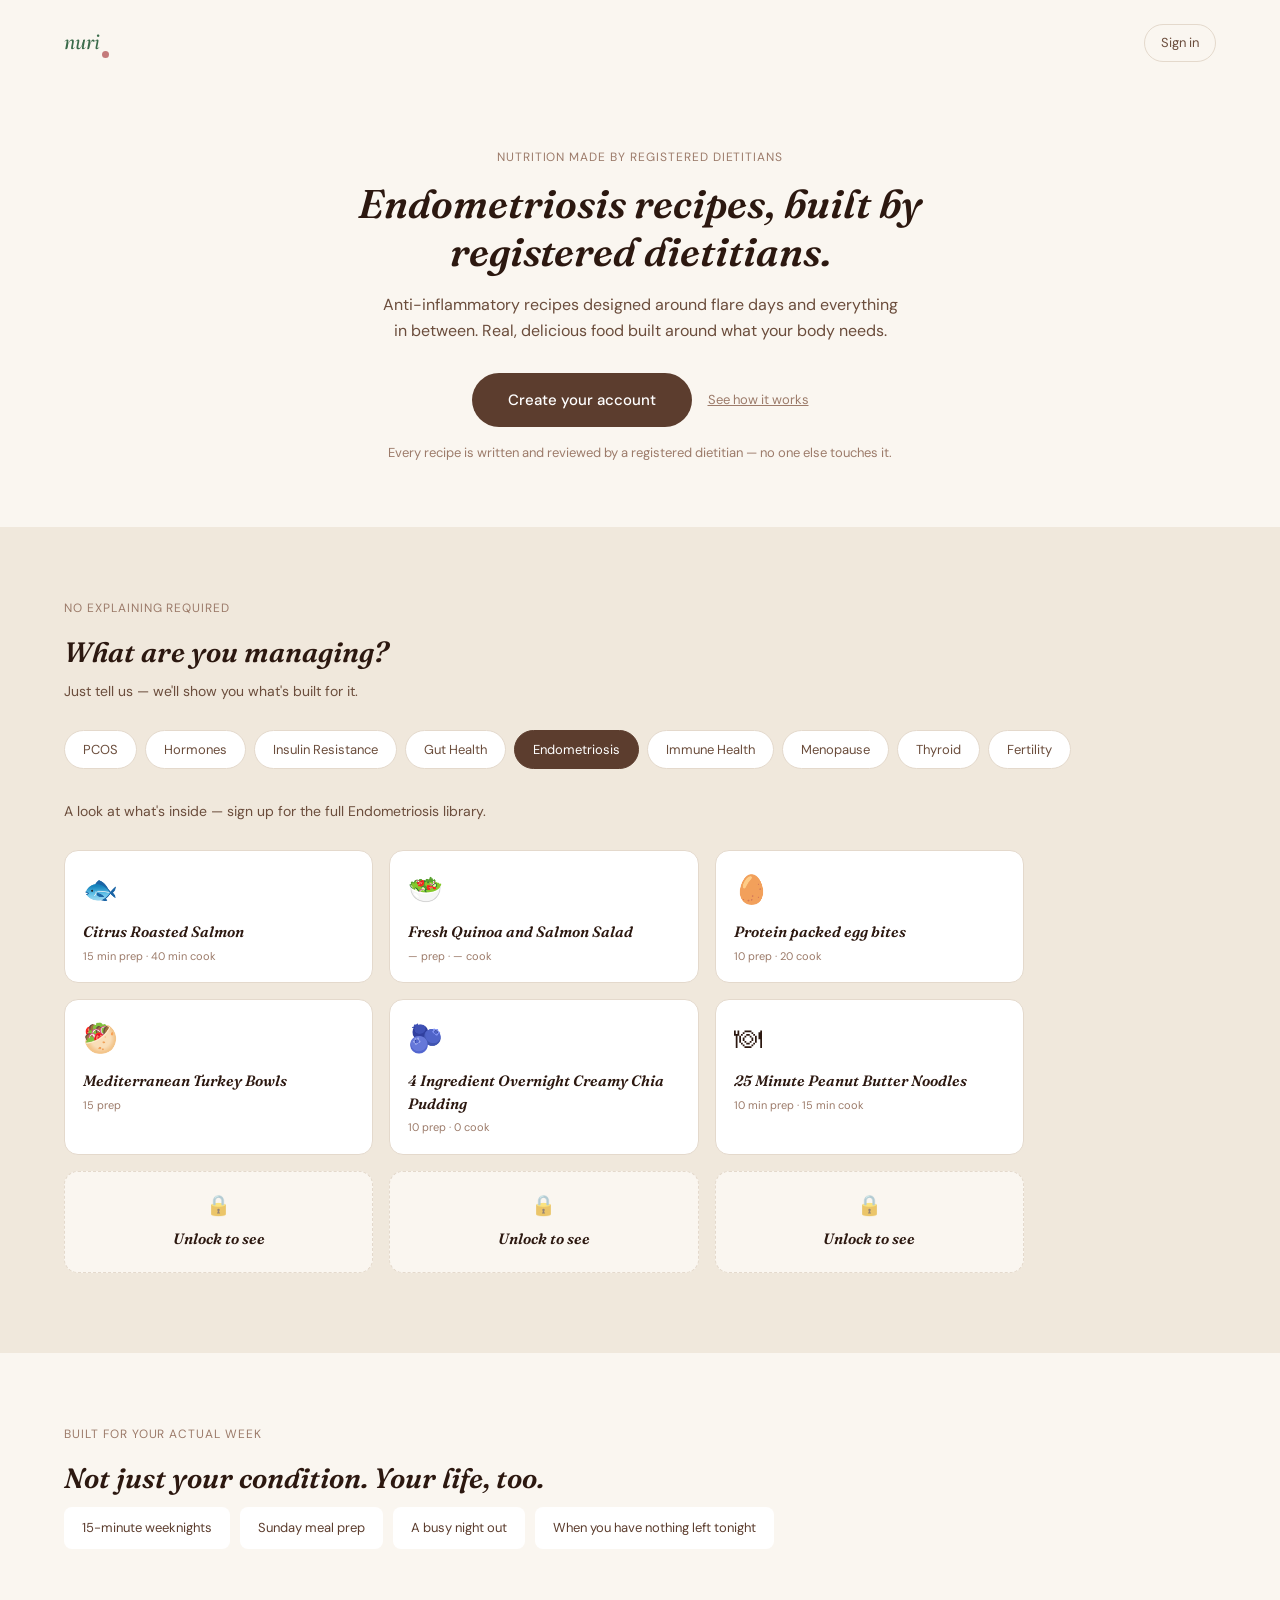
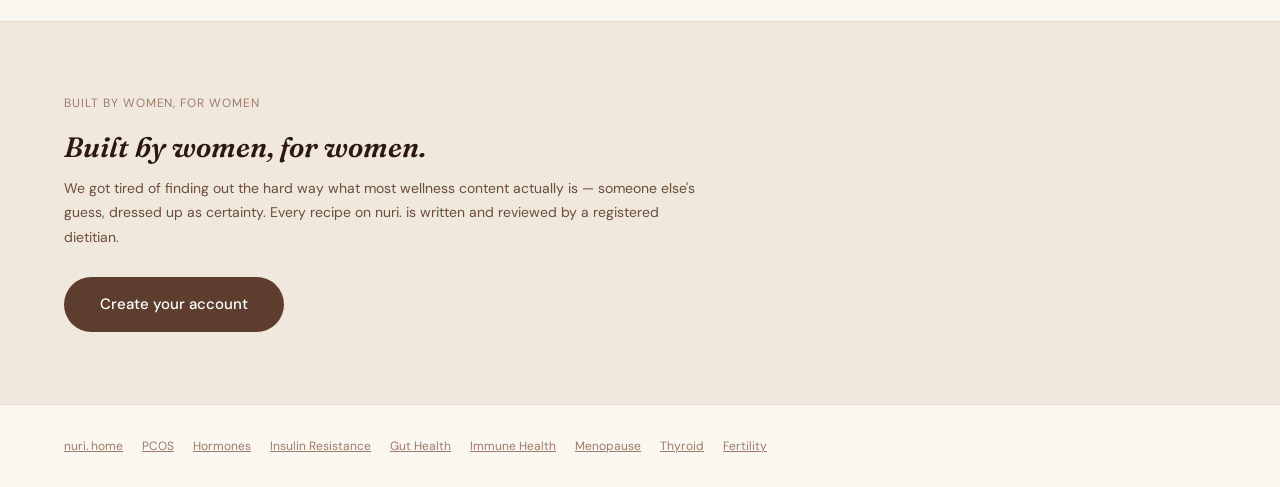
<file: endometriosis.html>
<!DOCTYPE html>
<html lang="en">
<head>
<meta charset="UTF-8" />
<meta name="viewport" content="width=device-width, initial-scale=1.0" />
<title>Endometriosis Recipes by Registered Dietitians | nuri.</title>
<meta name="description" content="Anti-inflammatory endometriosis recipes written and reviewed by registered dietitians. No influencers, no guessing." />
<link rel="canonical" href="https://nurirecipes.com/endometriosis" />
<meta property="og:type" content="website" />
<meta property="og:title" content="Endometriosis Recipes by Registered Dietitians | nuri." />
<meta property="og:description" content="Anti-inflammatory endometriosis recipes written and reviewed by registered dietitians. No influencers, no guessing." />
<meta property="og:url" content="https://nurirecipes.com/endometriosis" />
<meta name="twitter:card" content="summary" />
<link rel="preconnect" href="https://fonts.googleapis.com" />
<link rel="preconnect" href="https://fonts.gstatic.com" crossorigin />
<link href="https://fonts.googleapis.com/css2?family=Cormorant+Garamond:ital,wght@0,600;1,600&family=Fraunces:ital,wght@0,500;0,600;0,700;1,500;1,600;1,700&family=DM+Sans:wght@300;400;500;600&display=swap" rel="stylesheet" />
<style>
*,*::before,*::after{box-sizing:border-box;margin:0;padding:0;}
:root{
  --cream:#FAF6F0; --warm-beige:#F0E8DC; --border:#E4D9CC; --brown:#5C3D2E; --tan:#C4A882;
  --text:#2C1810; --text-mid:#6B4D3C; --text-light:#9C7B6A; --green-dark:#3A6B4A; --rose:#C47A7A;
  --radius:14px; --radius-sm:8px; --max:1200px;
  --font-landing:'Fraunces',Georgia,serif; --font-logo:'Cormorant Garamond',Georgia,serif; --font-body:'DM Sans',system-ui,sans-serif;
}
body{background:var(--cream);color:var(--text);font-family:var(--font-body);line-height:1.5;}
a{color:inherit;text-decoration:none;}
/* .wrap only ever sets horizontal padding; section/hero/footer only ever set vertical padding.
   Keeping these on disjoint properties means combining classes (e.g. class="hero wrap") can
   never have one shorthand silently wipe out the other's spacing. */
.wrap{padding-left:64px;padding-right:64px;}
header{padding-top:24px;padding-bottom:24px;}
.logo{font-family:var(--font-logo);font-size:24px;font-style:italic;font-weight:600;color:var(--green-dark);display:inline-flex;align-items:flex-end;}
.logo-dot{display:inline-block;width:7px;height:7px;border-radius:50%;background:var(--rose);margin-left:2px;margin-bottom:2px;}
header .signin{float:right;font-size:13px;color:var(--text-mid);padding:8px 16px;border:1px solid var(--border);border-radius:50px;}
.hero{padding-top:64px;padding-bottom:64px;text-align:center;}
.hero-inner{max-width:680px;margin:0 auto;}
.eyebrow{font-size:12px;letter-spacing:0.08em;text-transform:uppercase;color:var(--text-light);margin-bottom:14px;}
h1{font-family:var(--font-landing);font-style:italic;font-weight:600;font-size:40px;color:var(--text);line-height:1.2;margin:0 auto 16px;}
.sub{font-size:16px;color:var(--text-mid);line-height:1.65;margin:0 auto 28px;max-width:520px;}
.cta-row{display:flex;align-items:center;justify-content:center;gap:16px;flex-wrap:wrap;}
.cta{display:inline-block;padding:16px 36px;background:var(--brown);color:#fff;border-radius:50px;font-size:15px;font-weight:500;}
.cta-ghost{font-size:13px;color:var(--text-light);text-decoration:underline;}
.note{margin-top:16px;font-size:13px;color:var(--text-light);}
.pill-row{display:flex;flex-wrap:wrap;gap:8px;margin-bottom:32px;}
.pill{padding:9px 18px;border-radius:50px;font-size:13px;border:1px solid var(--border);background:#fff;color:var(--text-mid);}
.pill.active{background:var(--brown);color:#fff;border-color:var(--brown);}
section{padding-top:72px;padding-bottom:72px;}
.picker{background:var(--warm-beige);}
.section-title{font-family:var(--font-landing);font-style:italic;font-weight:600;font-size:28px;color:var(--text);margin-bottom:8px;}
.section-sub{font-size:14px;color:var(--text-mid);margin-bottom:28px;max-width:520px;}
.grid{display:grid;grid-template-columns:repeat(auto-fit,minmax(240px,1fr));gap:16px;margin-bottom:8px;max-width:960px;}
.card{background:#fff;border:1px solid var(--border);border-radius:var(--radius);padding:18px;}
.card-emoji{font-size:28px;margin-bottom:10px;}
.card-title{font-family:var(--font-landing);font-style:italic;font-weight:600;font-size:15px;color:var(--text);margin-bottom:4px;}
.card-meta{font-size:11px;color:var(--text-light);}
.card-locked{background:var(--cream);border-style:dashed;text-align:center;}
.card-lock{font-size:20px;margin-bottom:8px;opacity:0.6;}
.lifestyle{background:var(--cream);}
.chip-row{display:flex;flex-wrap:wrap;gap:10px;}
.chip{background:#fff;border-radius:var(--radius-sm);padding:11px 18px;font-size:13px;color:var(--brown);}
.trust{background:var(--warm-beige);border-top:1px solid var(--border);}
.trust-text{font-size:14px;line-height:1.75;color:var(--text-mid);max-width:640px;margin-bottom:28px;}
footer{border-top:1px solid var(--border);padding:32px 64px;font-size:12px;color:var(--text-light);}
footer a{text-decoration:underline;margin-right:16px;}
@media(max-width:700px){
  .wrap{padding-left:20px;padding-right:20px;}
  section{padding-top:48px;padding-bottom:48px;}
  h1{font-size:28px;}
  .section-title{font-size:22px;}
  .grid{grid-template-columns:1fr;}
  header .signin{float:none;display:inline-block;margin-top:12px;}
  footer{padding-top:32px;padding-bottom:32px;padding-left:20px;padding-right:20px;}
}
</style>
</head>
<body>
<header class="wrap">
  <a class="logo" href="/">nuri<span class="logo-dot"></span></a>
  <a class="signin" href="/">Sign in</a>
</header>

<div class="hero wrap">
  <div class="hero-inner">
    <div class="eyebrow">nutrition made by registered dietitians</div>
    <h1>Endometriosis recipes, built by registered dietitians.</h1>
    <p class="sub">Anti-inflammatory recipes designed around flare days and everything in between. Real, delicious food built around what your body needs.</p>
    <div class="cta-row">
      <a class="cta" href="/?signup=1&src=endometriosis">Create your account</a>
      <a class="cta-ghost" href="/">See how it works</a>
    </div>
    <p class="note">Every recipe is written and reviewed by a registered dietitian — no one else touches it.</p>
  </div>
</div>

<section class="picker wrap">
  <div class="eyebrow">no explaining required</div>
  <div class="section-title">What are you managing?</div>
  <div class="section-sub">Just tell us — we'll show you what's built for it.</div>
  <div class="pill-row">
    <a class="pill" href="pcos.html">PCOS</a>
        <a class="pill" href="hormones.html">Hormones</a>
        <a class="pill" href="insulin-resistance.html">Insulin Resistance</a>
        <a class="pill" href="gut-health.html">Gut Health</a>
        <a class="pill active" href="endometriosis.html">Endometriosis</a>
        <a class="pill" href="immune-health.html">Immune Health</a>
        <a class="pill" href="menopause.html">Menopause</a>
        <a class="pill" href="thyroid.html">Thyroid</a>
        <a class="pill" href="fertility.html">Fertility</a>
  </div>
  <div class="section-sub">A look at what's inside — sign up for the full Endometriosis library.</div>
  <div class="grid">
    <div class="card">
          <div class="card-emoji">🐟</div>
          <div class="card-title">Citrus Roasted Salmon</div>
          <div class="card-meta">15 min prep · 40 min cook</div>
        </div>
        <div class="card">
          <div class="card-emoji">🥗</div>
          <div class="card-title">Fresh Quinoa and Salmon Salad</div>
          <div class="card-meta">— prep · — cook</div>
        </div>
        <div class="card">
          <div class="card-emoji">🥚</div>
          <div class="card-title">Protein packed egg bites</div>
          <div class="card-meta">10 prep · 20 cook</div>
        </div>
        <div class="card">
          <div class="card-emoji">🥙</div>
          <div class="card-title">Mediterranean Turkey Bowls</div>
          <div class="card-meta">15 prep</div>
        </div>
        <div class="card">
          <div class="card-emoji">🫐</div>
          <div class="card-title">4 Ingredient Overnight Creamy Chia Pudding</div>
          <div class="card-meta">10 prep · 0 cook</div>
        </div>
        <div class="card">
          <div class="card-emoji">🍽</div>
          <div class="card-title">25 Minute Peanut Butter Noodles</div>
          <div class="card-meta">10 min prep · 15 min cook</div>
        </div>
    <div class="card card-locked"><div class="card-lock">🔒</div><div class="card-title">Unlock to see</div></div>
        <div class="card card-locked"><div class="card-lock">🔒</div><div class="card-title">Unlock to see</div></div>
        <div class="card card-locked"><div class="card-lock">🔒</div><div class="card-title">Unlock to see</div></div>
  </div>
</section>

<section class="lifestyle wrap">
  <div class="eyebrow">built for your actual week</div>
  <div class="section-title">Not just your condition. Your life, too.</div>
  <div class="chip-row">
    <div class="chip">15-minute weeknights</div>
      <div class="chip">Sunday meal prep</div>
      <div class="chip">A busy night out</div>
      <div class="chip">When you have nothing left tonight</div>
  </div>
</section>

<section class="trust wrap">
  <div class="eyebrow">built by women, for women</div>
  <div class="section-title">Built by women, for women.</div>
  <p class="trust-text">We got tired of finding out the hard way what most wellness content actually is — someone else's guess, dressed up as certainty. Every recipe on nuri. is written and reviewed by a registered dietitian.</p>
  <a class="cta" href="/?signup=1&src=endometriosis">Create your account</a>
</section>

<footer>
  <a href="/">nuri. home</a>
  <a href="pcos.html">PCOS</a>
  <a href="hormones.html">Hormones</a>
  <a href="insulin-resistance.html">Insulin Resistance</a>
  <a href="gut-health.html">Gut Health</a>
  <a href="immune-health.html">Immune Health</a>
  <a href="menopause.html">Menopause</a>
  <a href="thyroid.html">Thyroid</a>
  <a href="fertility.html">Fertility</a>
</footer>

</body>
</html>
</file>
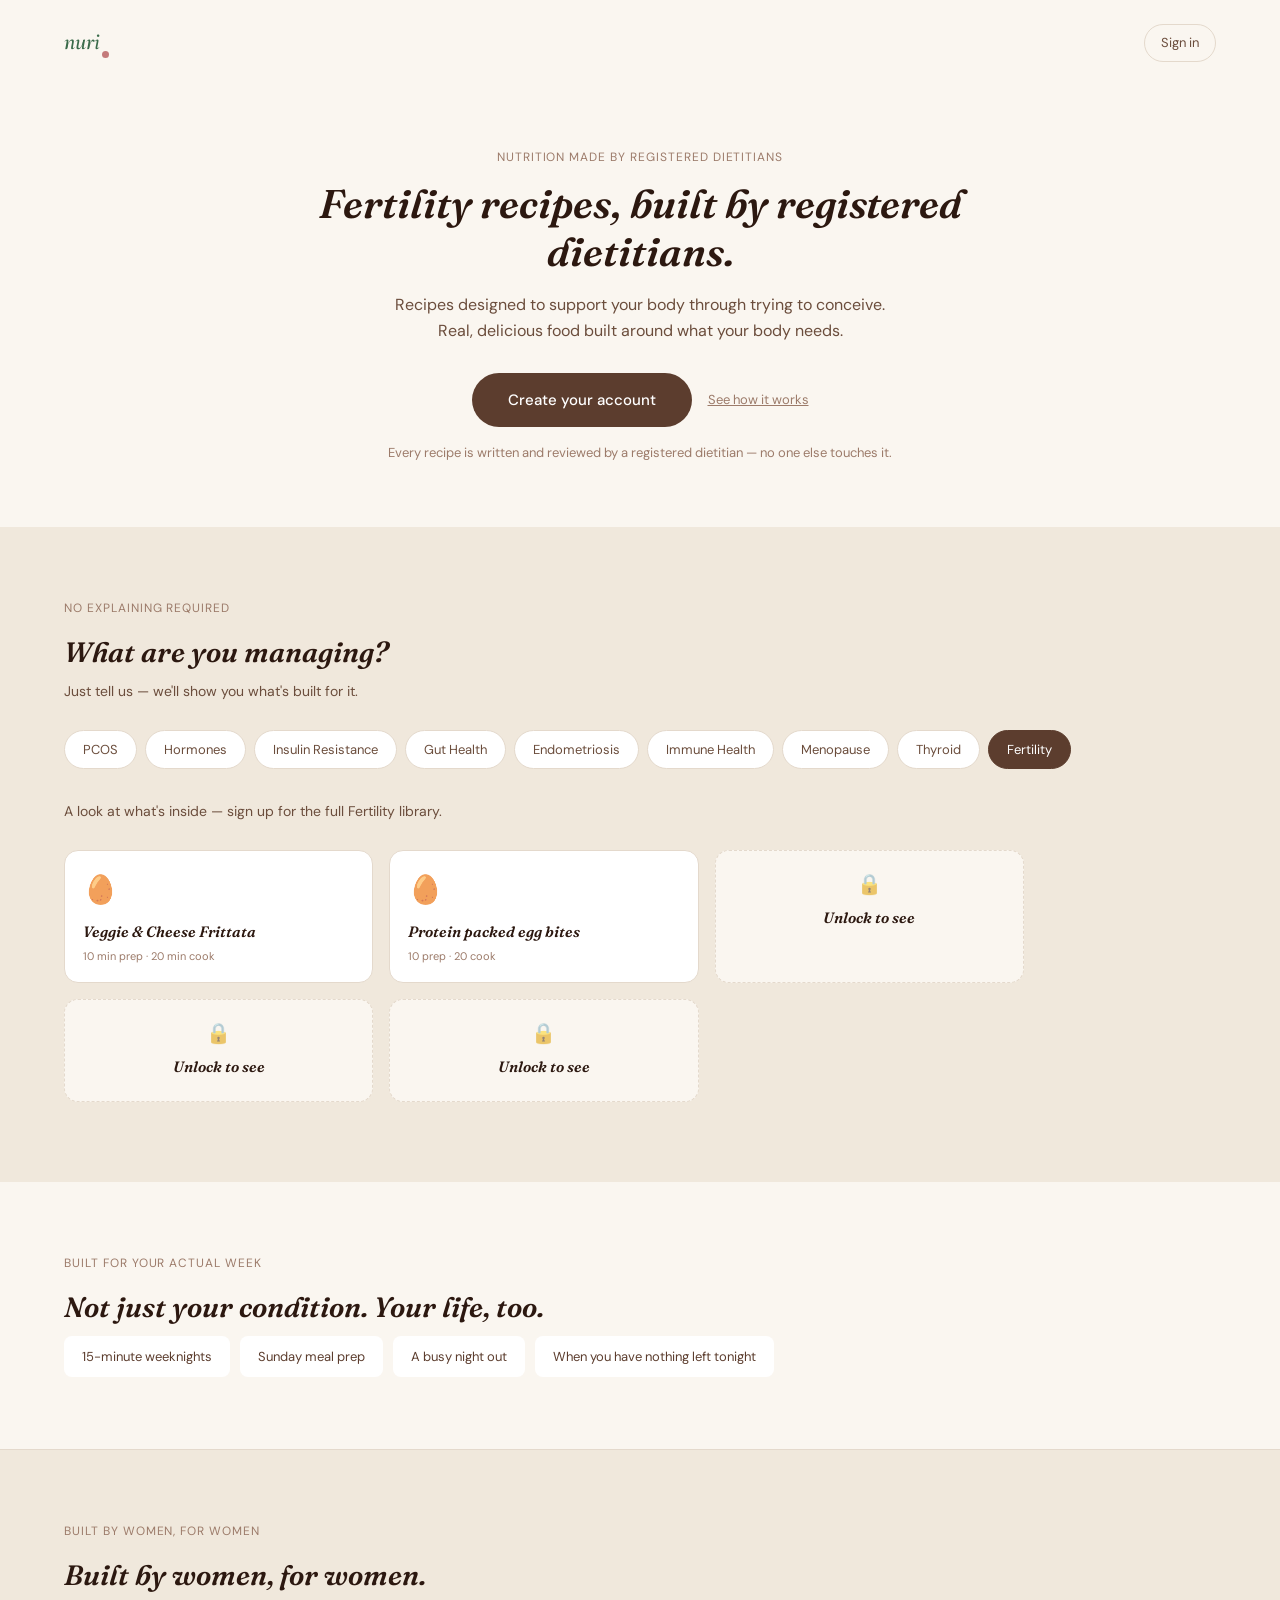
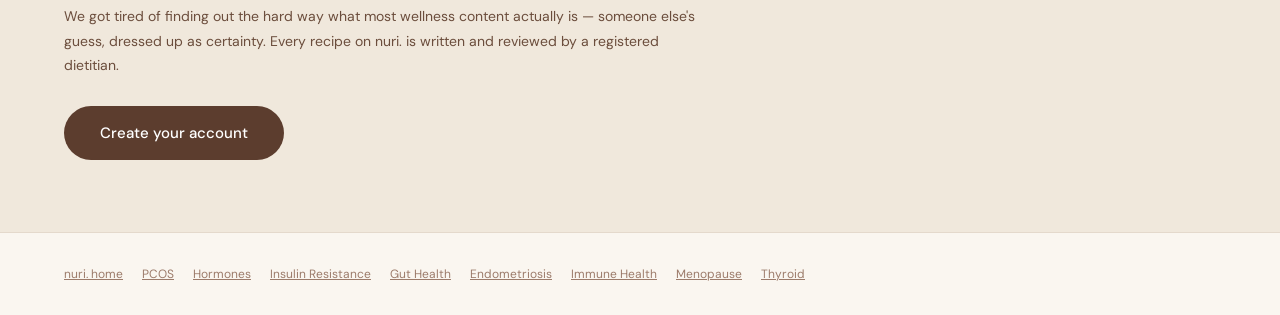
<file: fertility.html>
<!DOCTYPE html>
<html lang="en">
<head>
<meta charset="UTF-8" />
<meta name="viewport" content="width=device-width, initial-scale=1.0" />
<title>Fertility Recipes by Registered Dietitians | nuri.</title>
<meta name="description" content="Fertility-supportive recipes written and reviewed by registered dietitians. No influencers, no guessing — real food for trying to conceive." />
<link rel="canonical" href="https://nurirecipes.com/fertility" />
<meta property="og:type" content="website" />
<meta property="og:title" content="Fertility Recipes by Registered Dietitians | nuri." />
<meta property="og:description" content="Fertility-supportive recipes written and reviewed by registered dietitians. No influencers, no guessing — real food for trying to conceive." />
<meta property="og:url" content="https://nurirecipes.com/fertility" />
<meta name="twitter:card" content="summary" />
<link rel="preconnect" href="https://fonts.googleapis.com" />
<link rel="preconnect" href="https://fonts.gstatic.com" crossorigin />
<link href="https://fonts.googleapis.com/css2?family=Cormorant+Garamond:ital,wght@0,600;1,600&family=Fraunces:ital,wght@0,500;0,600;0,700;1,500;1,600;1,700&family=DM+Sans:wght@300;400;500;600&display=swap" rel="stylesheet" />
<style>
*,*::before,*::after{box-sizing:border-box;margin:0;padding:0;}
:root{
  --cream:#FAF6F0; --warm-beige:#F0E8DC; --border:#E4D9CC; --brown:#5C3D2E; --tan:#C4A882;
  --text:#2C1810; --text-mid:#6B4D3C; --text-light:#9C7B6A; --green-dark:#3A6B4A; --rose:#C47A7A;
  --radius:14px; --radius-sm:8px; --max:1200px;
  --font-landing:'Fraunces',Georgia,serif; --font-logo:'Cormorant Garamond',Georgia,serif; --font-body:'DM Sans',system-ui,sans-serif;
}
body{background:var(--cream);color:var(--text);font-family:var(--font-body);line-height:1.5;}
a{color:inherit;text-decoration:none;}
/* .wrap only ever sets horizontal padding; section/hero/footer only ever set vertical padding.
   Keeping these on disjoint properties means combining classes (e.g. class="hero wrap") can
   never have one shorthand silently wipe out the other's spacing. */
.wrap{padding-left:64px;padding-right:64px;}
header{padding-top:24px;padding-bottom:24px;}
.logo{font-family:var(--font-logo);font-size:24px;font-style:italic;font-weight:600;color:var(--green-dark);display:inline-flex;align-items:flex-end;}
.logo-dot{display:inline-block;width:7px;height:7px;border-radius:50%;background:var(--rose);margin-left:2px;margin-bottom:2px;}
header .signin{float:right;font-size:13px;color:var(--text-mid);padding:8px 16px;border:1px solid var(--border);border-radius:50px;}
.hero{padding-top:64px;padding-bottom:64px;text-align:center;}
.hero-inner{max-width:680px;margin:0 auto;}
.eyebrow{font-size:12px;letter-spacing:0.08em;text-transform:uppercase;color:var(--text-light);margin-bottom:14px;}
h1{font-family:var(--font-landing);font-style:italic;font-weight:600;font-size:40px;color:var(--text);line-height:1.2;margin:0 auto 16px;}
.sub{font-size:16px;color:var(--text-mid);line-height:1.65;margin:0 auto 28px;max-width:520px;}
.cta-row{display:flex;align-items:center;justify-content:center;gap:16px;flex-wrap:wrap;}
.cta{display:inline-block;padding:16px 36px;background:var(--brown);color:#fff;border-radius:50px;font-size:15px;font-weight:500;}
.cta-ghost{font-size:13px;color:var(--text-light);text-decoration:underline;}
.note{margin-top:16px;font-size:13px;color:var(--text-light);}
.pill-row{display:flex;flex-wrap:wrap;gap:8px;margin-bottom:32px;}
.pill{padding:9px 18px;border-radius:50px;font-size:13px;border:1px solid var(--border);background:#fff;color:var(--text-mid);}
.pill.active{background:var(--brown);color:#fff;border-color:var(--brown);}
section{padding-top:72px;padding-bottom:72px;}
.picker{background:var(--warm-beige);}
.section-title{font-family:var(--font-landing);font-style:italic;font-weight:600;font-size:28px;color:var(--text);margin-bottom:8px;}
.section-sub{font-size:14px;color:var(--text-mid);margin-bottom:28px;max-width:520px;}
.grid{display:grid;grid-template-columns:repeat(auto-fit,minmax(240px,1fr));gap:16px;margin-bottom:8px;max-width:960px;}
.card{background:#fff;border:1px solid var(--border);border-radius:var(--radius);padding:18px;}
.card-emoji{font-size:28px;margin-bottom:10px;}
.card-title{font-family:var(--font-landing);font-style:italic;font-weight:600;font-size:15px;color:var(--text);margin-bottom:4px;}
.card-meta{font-size:11px;color:var(--text-light);}
.card-locked{background:var(--cream);border-style:dashed;text-align:center;}
.card-lock{font-size:20px;margin-bottom:8px;opacity:0.6;}
.lifestyle{background:var(--cream);}
.chip-row{display:flex;flex-wrap:wrap;gap:10px;}
.chip{background:#fff;border-radius:var(--radius-sm);padding:11px 18px;font-size:13px;color:var(--brown);}
.trust{background:var(--warm-beige);border-top:1px solid var(--border);}
.trust-text{font-size:14px;line-height:1.75;color:var(--text-mid);max-width:640px;margin-bottom:28px;}
footer{border-top:1px solid var(--border);padding:32px 64px;font-size:12px;color:var(--text-light);}
footer a{text-decoration:underline;margin-right:16px;}
@media(max-width:700px){
  .wrap{padding-left:20px;padding-right:20px;}
  section{padding-top:48px;padding-bottom:48px;}
  h1{font-size:28px;}
  .section-title{font-size:22px;}
  .grid{grid-template-columns:1fr;}
  header .signin{float:none;display:inline-block;margin-top:12px;}
  footer{padding-top:32px;padding-bottom:32px;padding-left:20px;padding-right:20px;}
}
</style>
</head>
<body>
<header class="wrap">
  <a class="logo" href="/">nuri<span class="logo-dot"></span></a>
  <a class="signin" href="/">Sign in</a>
</header>

<div class="hero wrap">
  <div class="hero-inner">
    <div class="eyebrow">nutrition made by registered dietitians</div>
    <h1>Fertility recipes, built by registered dietitians.</h1>
    <p class="sub">Recipes designed to support your body through trying to conceive. Real, delicious food built around what your body needs.</p>
    <div class="cta-row">
      <a class="cta" href="/?signup=1&src=fertility">Create your account</a>
      <a class="cta-ghost" href="/">See how it works</a>
    </div>
    <p class="note">Every recipe is written and reviewed by a registered dietitian — no one else touches it.</p>
  </div>
</div>

<section class="picker wrap">
  <div class="eyebrow">no explaining required</div>
  <div class="section-title">What are you managing?</div>
  <div class="section-sub">Just tell us — we'll show you what's built for it.</div>
  <div class="pill-row">
    <a class="pill" href="pcos.html">PCOS</a>
        <a class="pill" href="hormones.html">Hormones</a>
        <a class="pill" href="insulin-resistance.html">Insulin Resistance</a>
        <a class="pill" href="gut-health.html">Gut Health</a>
        <a class="pill" href="endometriosis.html">Endometriosis</a>
        <a class="pill" href="immune-health.html">Immune Health</a>
        <a class="pill" href="menopause.html">Menopause</a>
        <a class="pill" href="thyroid.html">Thyroid</a>
        <a class="pill active" href="fertility.html">Fertility</a>
  </div>
  <div class="section-sub">A look at what's inside — sign up for the full Fertility library.</div>
  <div class="grid">
    <div class="card">
          <div class="card-emoji">🥚</div>
          <div class="card-title">Veggie &amp; Cheese Frittata</div>
          <div class="card-meta">10 min prep · 20 min cook</div>
        </div>
        <div class="card">
          <div class="card-emoji">🥚</div>
          <div class="card-title">Protein packed egg bites</div>
          <div class="card-meta">10 prep · 20 cook</div>
        </div>
    <div class="card card-locked"><div class="card-lock">🔒</div><div class="card-title">Unlock to see</div></div>
        <div class="card card-locked"><div class="card-lock">🔒</div><div class="card-title">Unlock to see</div></div>
        <div class="card card-locked"><div class="card-lock">🔒</div><div class="card-title">Unlock to see</div></div>
  </div>
</section>

<section class="lifestyle wrap">
  <div class="eyebrow">built for your actual week</div>
  <div class="section-title">Not just your condition. Your life, too.</div>
  <div class="chip-row">
    <div class="chip">15-minute weeknights</div>
      <div class="chip">Sunday meal prep</div>
      <div class="chip">A busy night out</div>
      <div class="chip">When you have nothing left tonight</div>
  </div>
</section>

<section class="trust wrap">
  <div class="eyebrow">built by women, for women</div>
  <div class="section-title">Built by women, for women.</div>
  <p class="trust-text">We got tired of finding out the hard way what most wellness content actually is — someone else's guess, dressed up as certainty. Every recipe on nuri. is written and reviewed by a registered dietitian.</p>
  <a class="cta" href="/?signup=1&src=fertility">Create your account</a>
</section>

<footer>
  <a href="/">nuri. home</a>
  <a href="pcos.html">PCOS</a>
  <a href="hormones.html">Hormones</a>
  <a href="insulin-resistance.html">Insulin Resistance</a>
  <a href="gut-health.html">Gut Health</a>
  <a href="endometriosis.html">Endometriosis</a>
  <a href="immune-health.html">Immune Health</a>
  <a href="menopause.html">Menopause</a>
  <a href="thyroid.html">Thyroid</a>
</footer>

</body>
</html>
</file>
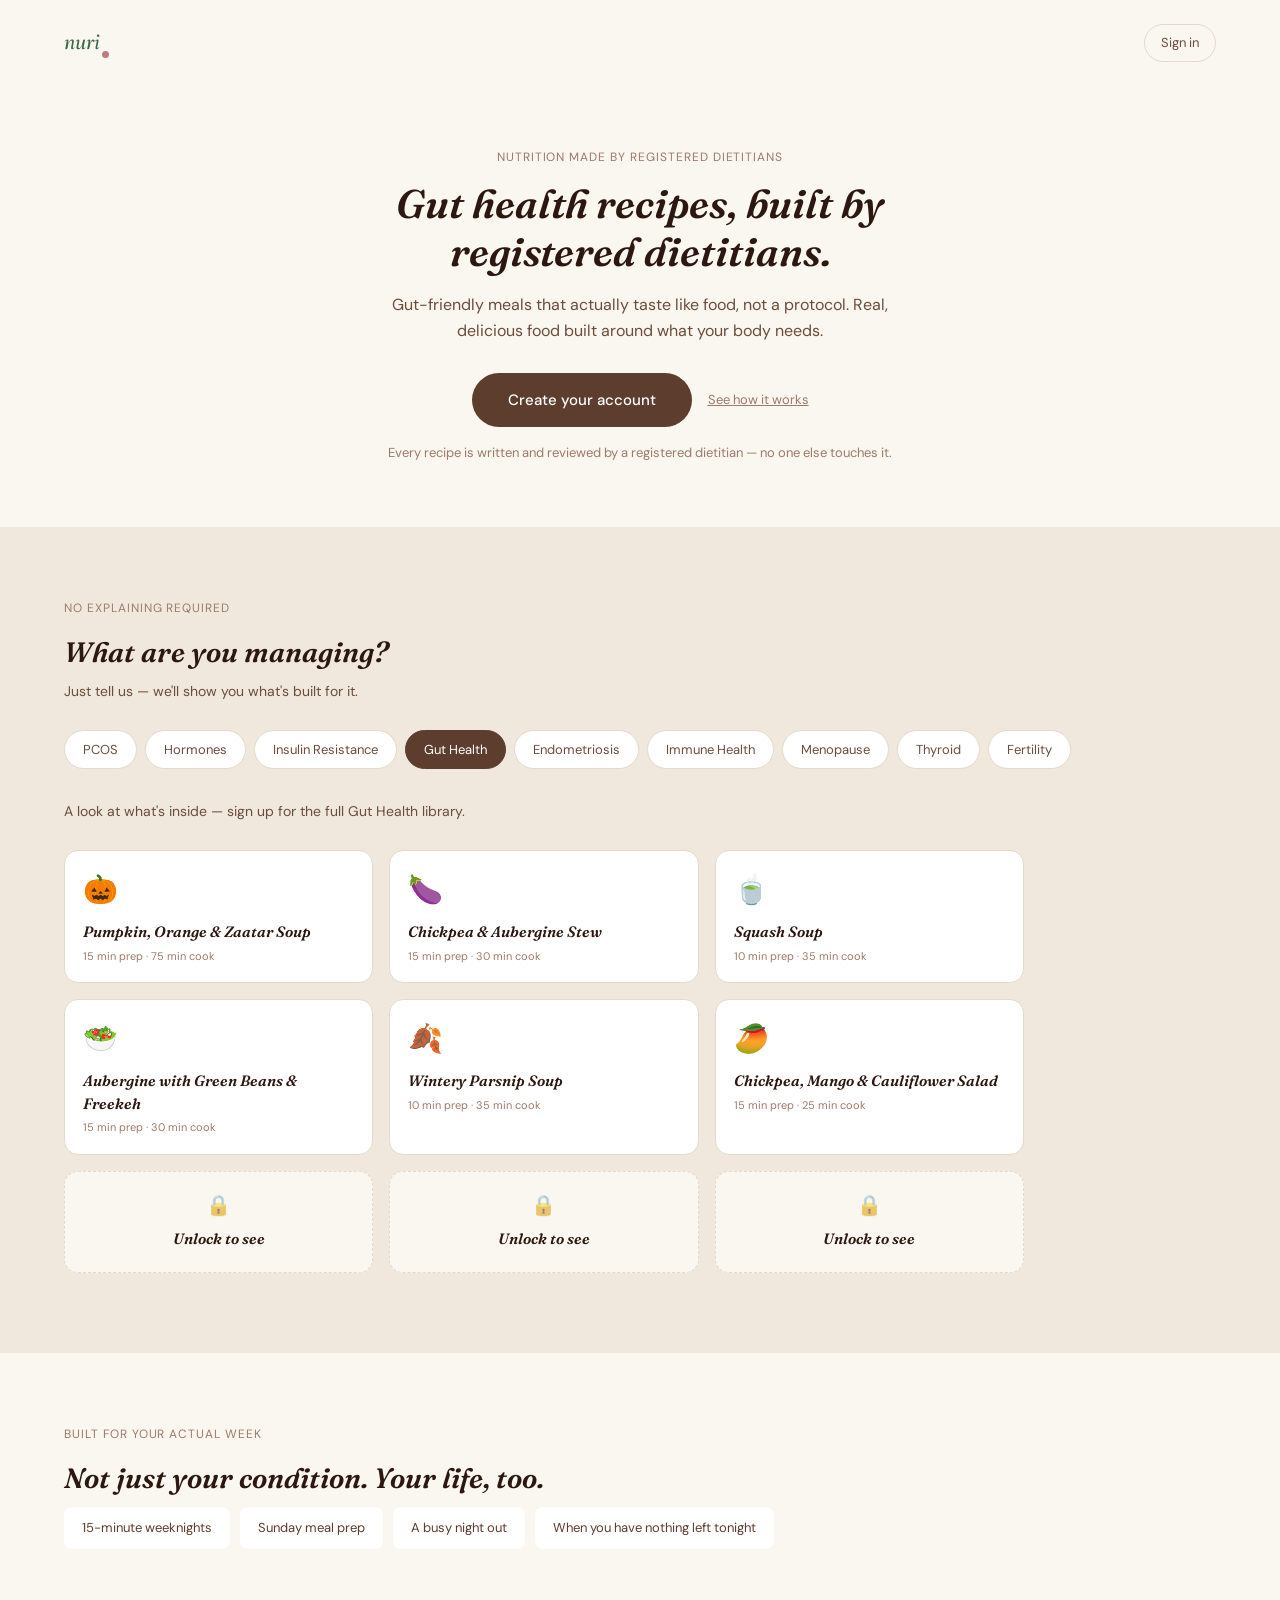
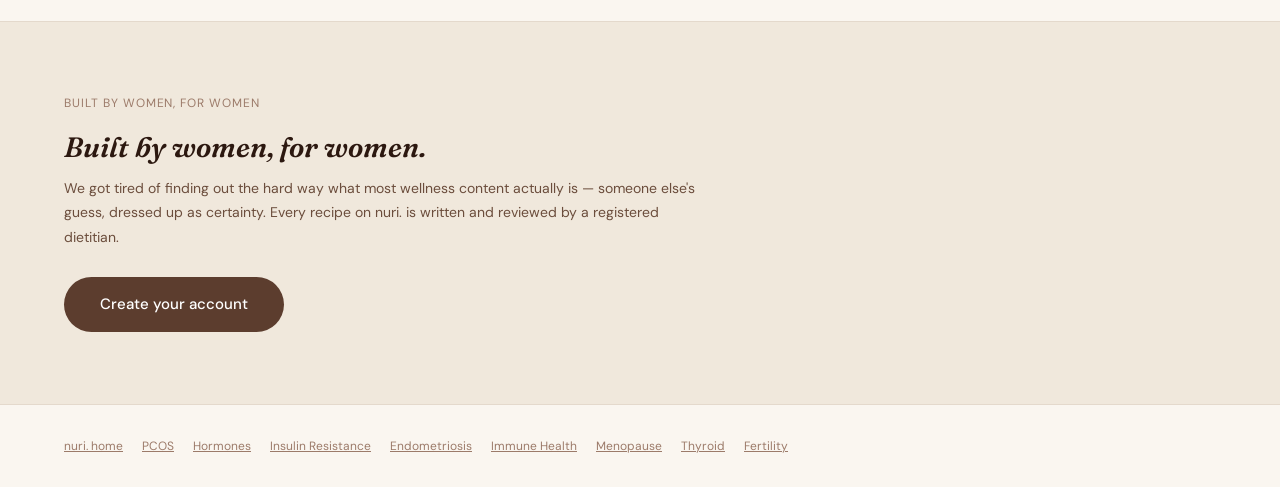
<file: gut-health.html>
<!DOCTYPE html>
<html lang="en">
<head>
<meta charset="UTF-8" />
<meta name="viewport" content="width=device-width, initial-scale=1.0" />
<title>Gut Health Recipes by Registered Dietitians | nuri.</title>
<meta name="description" content="Gut-friendly recipes written and reviewed by registered dietitians. No influencers, no guessing — real food for digestive health." />
<link rel="canonical" href="https://nurirecipes.com/gut-health" />
<meta property="og:type" content="website" />
<meta property="og:title" content="Gut Health Recipes by Registered Dietitians | nuri." />
<meta property="og:description" content="Gut-friendly recipes written and reviewed by registered dietitians. No influencers, no guessing — real food for digestive health." />
<meta property="og:url" content="https://nurirecipes.com/gut-health" />
<meta name="twitter:card" content="summary" />
<link rel="preconnect" href="https://fonts.googleapis.com" />
<link rel="preconnect" href="https://fonts.gstatic.com" crossorigin />
<link href="https://fonts.googleapis.com/css2?family=Cormorant+Garamond:ital,wght@0,600;1,600&family=Fraunces:ital,wght@0,500;0,600;0,700;1,500;1,600;1,700&family=DM+Sans:wght@300;400;500;600&display=swap" rel="stylesheet" />
<style>
*,*::before,*::after{box-sizing:border-box;margin:0;padding:0;}
:root{
  --cream:#FAF6F0; --warm-beige:#F0E8DC; --border:#E4D9CC; --brown:#5C3D2E; --tan:#C4A882;
  --text:#2C1810; --text-mid:#6B4D3C; --text-light:#9C7B6A; --green-dark:#3A6B4A; --rose:#C47A7A;
  --radius:14px; --radius-sm:8px; --max:1200px;
  --font-landing:'Fraunces',Georgia,serif; --font-logo:'Cormorant Garamond',Georgia,serif; --font-body:'DM Sans',system-ui,sans-serif;
}
body{background:var(--cream);color:var(--text);font-family:var(--font-body);line-height:1.5;}
a{color:inherit;text-decoration:none;}
/* .wrap only ever sets horizontal padding; section/hero/footer only ever set vertical padding.
   Keeping these on disjoint properties means combining classes (e.g. class="hero wrap") can
   never have one shorthand silently wipe out the other's spacing. */
.wrap{padding-left:64px;padding-right:64px;}
header{padding-top:24px;padding-bottom:24px;}
.logo{font-family:var(--font-logo);font-size:24px;font-style:italic;font-weight:600;color:var(--green-dark);display:inline-flex;align-items:flex-end;}
.logo-dot{display:inline-block;width:7px;height:7px;border-radius:50%;background:var(--rose);margin-left:2px;margin-bottom:2px;}
header .signin{float:right;font-size:13px;color:var(--text-mid);padding:8px 16px;border:1px solid var(--border);border-radius:50px;}
.hero{padding-top:64px;padding-bottom:64px;text-align:center;}
.hero-inner{max-width:680px;margin:0 auto;}
.eyebrow{font-size:12px;letter-spacing:0.08em;text-transform:uppercase;color:var(--text-light);margin-bottom:14px;}
h1{font-family:var(--font-landing);font-style:italic;font-weight:600;font-size:40px;color:var(--text);line-height:1.2;margin:0 auto 16px;}
.sub{font-size:16px;color:var(--text-mid);line-height:1.65;margin:0 auto 28px;max-width:520px;}
.cta-row{display:flex;align-items:center;justify-content:center;gap:16px;flex-wrap:wrap;}
.cta{display:inline-block;padding:16px 36px;background:var(--brown);color:#fff;border-radius:50px;font-size:15px;font-weight:500;}
.cta-ghost{font-size:13px;color:var(--text-light);text-decoration:underline;}
.note{margin-top:16px;font-size:13px;color:var(--text-light);}
.pill-row{display:flex;flex-wrap:wrap;gap:8px;margin-bottom:32px;}
.pill{padding:9px 18px;border-radius:50px;font-size:13px;border:1px solid var(--border);background:#fff;color:var(--text-mid);}
.pill.active{background:var(--brown);color:#fff;border-color:var(--brown);}
section{padding-top:72px;padding-bottom:72px;}
.picker{background:var(--warm-beige);}
.section-title{font-family:var(--font-landing);font-style:italic;font-weight:600;font-size:28px;color:var(--text);margin-bottom:8px;}
.section-sub{font-size:14px;color:var(--text-mid);margin-bottom:28px;max-width:520px;}
.grid{display:grid;grid-template-columns:repeat(auto-fit,minmax(240px,1fr));gap:16px;margin-bottom:8px;max-width:960px;}
.card{background:#fff;border:1px solid var(--border);border-radius:var(--radius);padding:18px;}
.card-emoji{font-size:28px;margin-bottom:10px;}
.card-title{font-family:var(--font-landing);font-style:italic;font-weight:600;font-size:15px;color:var(--text);margin-bottom:4px;}
.card-meta{font-size:11px;color:var(--text-light);}
.card-locked{background:var(--cream);border-style:dashed;text-align:center;}
.card-lock{font-size:20px;margin-bottom:8px;opacity:0.6;}
.lifestyle{background:var(--cream);}
.chip-row{display:flex;flex-wrap:wrap;gap:10px;}
.chip{background:#fff;border-radius:var(--radius-sm);padding:11px 18px;font-size:13px;color:var(--brown);}
.trust{background:var(--warm-beige);border-top:1px solid var(--border);}
.trust-text{font-size:14px;line-height:1.75;color:var(--text-mid);max-width:640px;margin-bottom:28px;}
footer{border-top:1px solid var(--border);padding:32px 64px;font-size:12px;color:var(--text-light);}
footer a{text-decoration:underline;margin-right:16px;}
@media(max-width:700px){
  .wrap{padding-left:20px;padding-right:20px;}
  section{padding-top:48px;padding-bottom:48px;}
  h1{font-size:28px;}
  .section-title{font-size:22px;}
  .grid{grid-template-columns:1fr;}
  header .signin{float:none;display:inline-block;margin-top:12px;}
  footer{padding-top:32px;padding-bottom:32px;padding-left:20px;padding-right:20px;}
}
</style>
</head>
<body>
<header class="wrap">
  <a class="logo" href="/">nuri<span class="logo-dot"></span></a>
  <a class="signin" href="/">Sign in</a>
</header>

<div class="hero wrap">
  <div class="hero-inner">
    <div class="eyebrow">nutrition made by registered dietitians</div>
    <h1>Gut health recipes, built by registered dietitians.</h1>
    <p class="sub">Gut-friendly meals that actually taste like food, not a protocol. Real, delicious food built around what your body needs.</p>
    <div class="cta-row">
      <a class="cta" href="/?signup=1&src=gut-health">Create your account</a>
      <a class="cta-ghost" href="/">See how it works</a>
    </div>
    <p class="note">Every recipe is written and reviewed by a registered dietitian — no one else touches it.</p>
  </div>
</div>

<section class="picker wrap">
  <div class="eyebrow">no explaining required</div>
  <div class="section-title">What are you managing?</div>
  <div class="section-sub">Just tell us — we'll show you what's built for it.</div>
  <div class="pill-row">
    <a class="pill" href="pcos.html">PCOS</a>
        <a class="pill" href="hormones.html">Hormones</a>
        <a class="pill" href="insulin-resistance.html">Insulin Resistance</a>
        <a class="pill active" href="gut-health.html">Gut Health</a>
        <a class="pill" href="endometriosis.html">Endometriosis</a>
        <a class="pill" href="immune-health.html">Immune Health</a>
        <a class="pill" href="menopause.html">Menopause</a>
        <a class="pill" href="thyroid.html">Thyroid</a>
        <a class="pill" href="fertility.html">Fertility</a>
  </div>
  <div class="section-sub">A look at what's inside — sign up for the full Gut Health library.</div>
  <div class="grid">
    <div class="card">
          <div class="card-emoji">🎃</div>
          <div class="card-title">Pumpkin, Orange &amp; Zaatar Soup</div>
          <div class="card-meta">15 min prep · 75 min cook</div>
        </div>
        <div class="card">
          <div class="card-emoji">🍆</div>
          <div class="card-title">Chickpea &amp; Aubergine Stew</div>
          <div class="card-meta">15 min prep · 30 min cook</div>
        </div>
        <div class="card">
          <div class="card-emoji">🍵</div>
          <div class="card-title">Squash Soup</div>
          <div class="card-meta">10 min prep · 35 min cook</div>
        </div>
        <div class="card">
          <div class="card-emoji">🥗</div>
          <div class="card-title">Aubergine with Green Beans &amp; Freekeh</div>
          <div class="card-meta">15 min prep · 30 min cook</div>
        </div>
        <div class="card">
          <div class="card-emoji">🍂</div>
          <div class="card-title">Wintery Parsnip Soup</div>
          <div class="card-meta">10 min prep · 35 min cook</div>
        </div>
        <div class="card">
          <div class="card-emoji">🥭</div>
          <div class="card-title">Chickpea, Mango &amp; Cauliflower Salad</div>
          <div class="card-meta">15 min prep · 25 min cook</div>
        </div>
    <div class="card card-locked"><div class="card-lock">🔒</div><div class="card-title">Unlock to see</div></div>
        <div class="card card-locked"><div class="card-lock">🔒</div><div class="card-title">Unlock to see</div></div>
        <div class="card card-locked"><div class="card-lock">🔒</div><div class="card-title">Unlock to see</div></div>
  </div>
</section>

<section class="lifestyle wrap">
  <div class="eyebrow">built for your actual week</div>
  <div class="section-title">Not just your condition. Your life, too.</div>
  <div class="chip-row">
    <div class="chip">15-minute weeknights</div>
      <div class="chip">Sunday meal prep</div>
      <div class="chip">A busy night out</div>
      <div class="chip">When you have nothing left tonight</div>
  </div>
</section>

<section class="trust wrap">
  <div class="eyebrow">built by women, for women</div>
  <div class="section-title">Built by women, for women.</div>
  <p class="trust-text">We got tired of finding out the hard way what most wellness content actually is — someone else's guess, dressed up as certainty. Every recipe on nuri. is written and reviewed by a registered dietitian.</p>
  <a class="cta" href="/?signup=1&src=gut-health">Create your account</a>
</section>

<footer>
  <a href="/">nuri. home</a>
  <a href="pcos.html">PCOS</a>
  <a href="hormones.html">Hormones</a>
  <a href="insulin-resistance.html">Insulin Resistance</a>
  <a href="endometriosis.html">Endometriosis</a>
  <a href="immune-health.html">Immune Health</a>
  <a href="menopause.html">Menopause</a>
  <a href="thyroid.html">Thyroid</a>
  <a href="fertility.html">Fertility</a>
</footer>

</body>
</html>
</file>
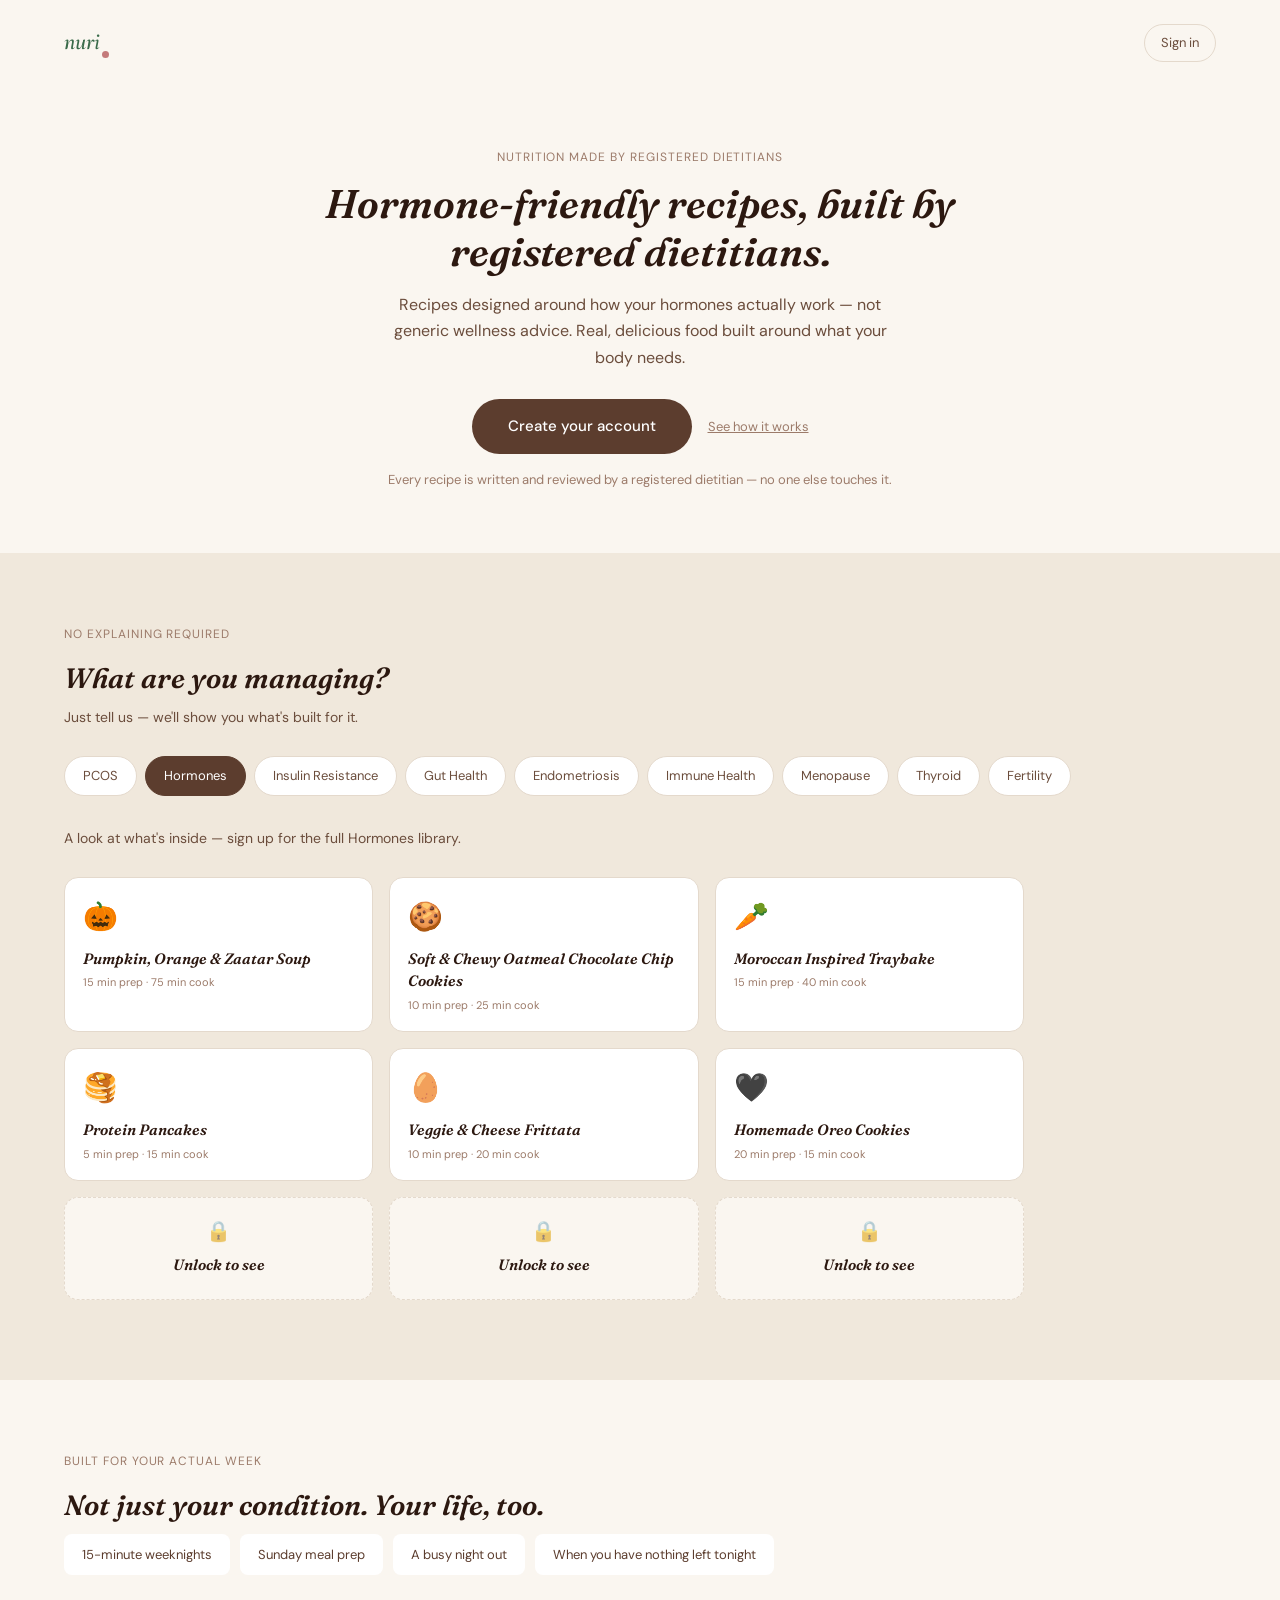
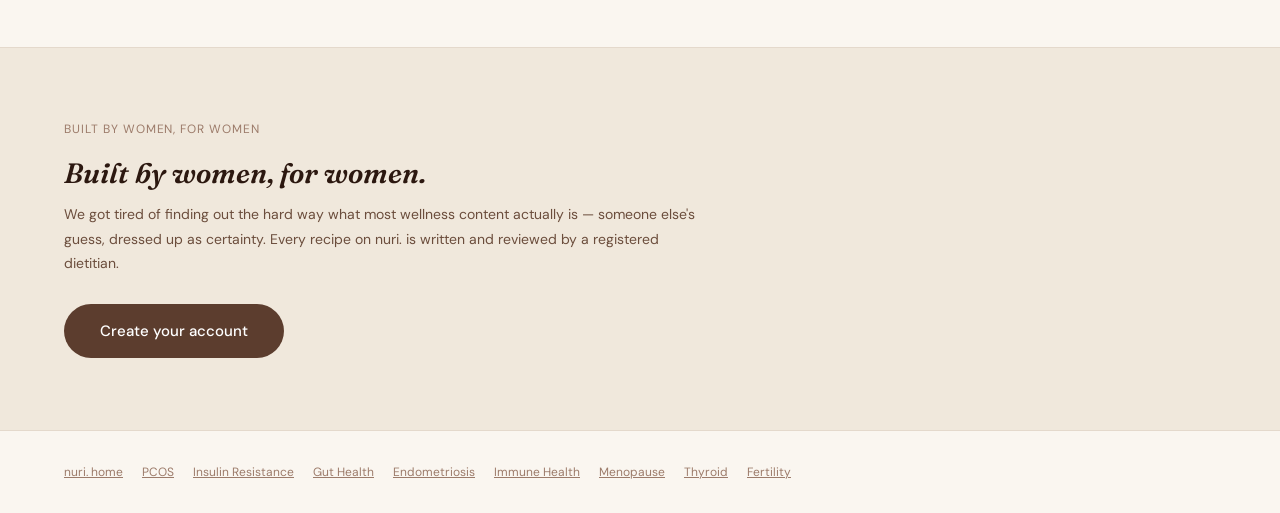
<file: hormones.html>
<!DOCTYPE html>
<html lang="en">
<head>
<meta charset="UTF-8" />
<meta name="viewport" content="width=device-width, initial-scale=1.0" />
<title>Hormones Recipes by Registered Dietitians | nuri.</title>
<meta name="description" content="Hormone-balancing recipes written and reviewed by registered dietitians. No influencers, no guessing — real food for hormonal health." />
<link rel="canonical" href="https://nurirecipes.com/hormones" />
<meta property="og:type" content="website" />
<meta property="og:title" content="Hormones Recipes by Registered Dietitians | nuri." />
<meta property="og:description" content="Hormone-balancing recipes written and reviewed by registered dietitians. No influencers, no guessing — real food for hormonal health." />
<meta property="og:url" content="https://nurirecipes.com/hormones" />
<meta name="twitter:card" content="summary" />
<link rel="preconnect" href="https://fonts.googleapis.com" />
<link rel="preconnect" href="https://fonts.gstatic.com" crossorigin />
<link href="https://fonts.googleapis.com/css2?family=Cormorant+Garamond:ital,wght@0,600;1,600&family=Fraunces:ital,wght@0,500;0,600;0,700;1,500;1,600;1,700&family=DM+Sans:wght@300;400;500;600&display=swap" rel="stylesheet" />
<style>
*,*::before,*::after{box-sizing:border-box;margin:0;padding:0;}
:root{
  --cream:#FAF6F0; --warm-beige:#F0E8DC; --border:#E4D9CC; --brown:#5C3D2E; --tan:#C4A882;
  --text:#2C1810; --text-mid:#6B4D3C; --text-light:#9C7B6A; --green-dark:#3A6B4A; --rose:#C47A7A;
  --radius:14px; --radius-sm:8px; --max:1200px;
  --font-landing:'Fraunces',Georgia,serif; --font-logo:'Cormorant Garamond',Georgia,serif; --font-body:'DM Sans',system-ui,sans-serif;
}
body{background:var(--cream);color:var(--text);font-family:var(--font-body);line-height:1.5;}
a{color:inherit;text-decoration:none;}
/* .wrap only ever sets horizontal padding; section/hero/footer only ever set vertical padding.
   Keeping these on disjoint properties means combining classes (e.g. class="hero wrap") can
   never have one shorthand silently wipe out the other's spacing. */
.wrap{padding-left:64px;padding-right:64px;}
header{padding-top:24px;padding-bottom:24px;}
.logo{font-family:var(--font-logo);font-size:24px;font-style:italic;font-weight:600;color:var(--green-dark);display:inline-flex;align-items:flex-end;}
.logo-dot{display:inline-block;width:7px;height:7px;border-radius:50%;background:var(--rose);margin-left:2px;margin-bottom:2px;}
header .signin{float:right;font-size:13px;color:var(--text-mid);padding:8px 16px;border:1px solid var(--border);border-radius:50px;}
.hero{padding-top:64px;padding-bottom:64px;text-align:center;}
.hero-inner{max-width:680px;margin:0 auto;}
.eyebrow{font-size:12px;letter-spacing:0.08em;text-transform:uppercase;color:var(--text-light);margin-bottom:14px;}
h1{font-family:var(--font-landing);font-style:italic;font-weight:600;font-size:40px;color:var(--text);line-height:1.2;margin:0 auto 16px;}
.sub{font-size:16px;color:var(--text-mid);line-height:1.65;margin:0 auto 28px;max-width:520px;}
.cta-row{display:flex;align-items:center;justify-content:center;gap:16px;flex-wrap:wrap;}
.cta{display:inline-block;padding:16px 36px;background:var(--brown);color:#fff;border-radius:50px;font-size:15px;font-weight:500;}
.cta-ghost{font-size:13px;color:var(--text-light);text-decoration:underline;}
.note{margin-top:16px;font-size:13px;color:var(--text-light);}
.pill-row{display:flex;flex-wrap:wrap;gap:8px;margin-bottom:32px;}
.pill{padding:9px 18px;border-radius:50px;font-size:13px;border:1px solid var(--border);background:#fff;color:var(--text-mid);}
.pill.active{background:var(--brown);color:#fff;border-color:var(--brown);}
section{padding-top:72px;padding-bottom:72px;}
.picker{background:var(--warm-beige);}
.section-title{font-family:var(--font-landing);font-style:italic;font-weight:600;font-size:28px;color:var(--text);margin-bottom:8px;}
.section-sub{font-size:14px;color:var(--text-mid);margin-bottom:28px;max-width:520px;}
.grid{display:grid;grid-template-columns:repeat(auto-fit,minmax(240px,1fr));gap:16px;margin-bottom:8px;max-width:960px;}
.card{background:#fff;border:1px solid var(--border);border-radius:var(--radius);padding:18px;}
.card-emoji{font-size:28px;margin-bottom:10px;}
.card-title{font-family:var(--font-landing);font-style:italic;font-weight:600;font-size:15px;color:var(--text);margin-bottom:4px;}
.card-meta{font-size:11px;color:var(--text-light);}
.card-locked{background:var(--cream);border-style:dashed;text-align:center;}
.card-lock{font-size:20px;margin-bottom:8px;opacity:0.6;}
.lifestyle{background:var(--cream);}
.chip-row{display:flex;flex-wrap:wrap;gap:10px;}
.chip{background:#fff;border-radius:var(--radius-sm);padding:11px 18px;font-size:13px;color:var(--brown);}
.trust{background:var(--warm-beige);border-top:1px solid var(--border);}
.trust-text{font-size:14px;line-height:1.75;color:var(--text-mid);max-width:640px;margin-bottom:28px;}
footer{border-top:1px solid var(--border);padding:32px 64px;font-size:12px;color:var(--text-light);}
footer a{text-decoration:underline;margin-right:16px;}
@media(max-width:700px){
  .wrap{padding-left:20px;padding-right:20px;}
  section{padding-top:48px;padding-bottom:48px;}
  h1{font-size:28px;}
  .section-title{font-size:22px;}
  .grid{grid-template-columns:1fr;}
  header .signin{float:none;display:inline-block;margin-top:12px;}
  footer{padding-top:32px;padding-bottom:32px;padding-left:20px;padding-right:20px;}
}
</style>
</head>
<body>
<header class="wrap">
  <a class="logo" href="/">nuri<span class="logo-dot"></span></a>
  <a class="signin" href="/">Sign in</a>
</header>

<div class="hero wrap">
  <div class="hero-inner">
    <div class="eyebrow">nutrition made by registered dietitians</div>
    <h1>Hormone-friendly recipes, built by registered dietitians.</h1>
    <p class="sub">Recipes designed around how your hormones actually work — not generic wellness advice. Real, delicious food built around what your body needs.</p>
    <div class="cta-row">
      <a class="cta" href="/?signup=1&src=hormones">Create your account</a>
      <a class="cta-ghost" href="/">See how it works</a>
    </div>
    <p class="note">Every recipe is written and reviewed by a registered dietitian — no one else touches it.</p>
  </div>
</div>

<section class="picker wrap">
  <div class="eyebrow">no explaining required</div>
  <div class="section-title">What are you managing?</div>
  <div class="section-sub">Just tell us — we'll show you what's built for it.</div>
  <div class="pill-row">
    <a class="pill" href="pcos.html">PCOS</a>
        <a class="pill active" href="hormones.html">Hormones</a>
        <a class="pill" href="insulin-resistance.html">Insulin Resistance</a>
        <a class="pill" href="gut-health.html">Gut Health</a>
        <a class="pill" href="endometriosis.html">Endometriosis</a>
        <a class="pill" href="immune-health.html">Immune Health</a>
        <a class="pill" href="menopause.html">Menopause</a>
        <a class="pill" href="thyroid.html">Thyroid</a>
        <a class="pill" href="fertility.html">Fertility</a>
  </div>
  <div class="section-sub">A look at what's inside — sign up for the full Hormones library.</div>
  <div class="grid">
    <div class="card">
          <div class="card-emoji">🎃</div>
          <div class="card-title">Pumpkin, Orange &amp; Zaatar Soup</div>
          <div class="card-meta">15 min prep · 75 min cook</div>
        </div>
        <div class="card">
          <div class="card-emoji">🍪</div>
          <div class="card-title">Soft &amp; Chewy Oatmeal Chocolate Chip Cookies</div>
          <div class="card-meta">10 min prep · 25 min cook</div>
        </div>
        <div class="card">
          <div class="card-emoji">🥕</div>
          <div class="card-title">Moroccan Inspired Traybake</div>
          <div class="card-meta">15 min prep · 40 min cook</div>
        </div>
        <div class="card">
          <div class="card-emoji">🥞</div>
          <div class="card-title">Protein Pancakes</div>
          <div class="card-meta">5 min prep · 15 min cook</div>
        </div>
        <div class="card">
          <div class="card-emoji">🥚</div>
          <div class="card-title">Veggie &amp; Cheese Frittata</div>
          <div class="card-meta">10 min prep · 20 min cook</div>
        </div>
        <div class="card">
          <div class="card-emoji">🖤</div>
          <div class="card-title">Homemade Oreo Cookies</div>
          <div class="card-meta">20 min prep · 15 min cook</div>
        </div>
    <div class="card card-locked"><div class="card-lock">🔒</div><div class="card-title">Unlock to see</div></div>
        <div class="card card-locked"><div class="card-lock">🔒</div><div class="card-title">Unlock to see</div></div>
        <div class="card card-locked"><div class="card-lock">🔒</div><div class="card-title">Unlock to see</div></div>
  </div>
</section>

<section class="lifestyle wrap">
  <div class="eyebrow">built for your actual week</div>
  <div class="section-title">Not just your condition. Your life, too.</div>
  <div class="chip-row">
    <div class="chip">15-minute weeknights</div>
      <div class="chip">Sunday meal prep</div>
      <div class="chip">A busy night out</div>
      <div class="chip">When you have nothing left tonight</div>
  </div>
</section>

<section class="trust wrap">
  <div class="eyebrow">built by women, for women</div>
  <div class="section-title">Built by women, for women.</div>
  <p class="trust-text">We got tired of finding out the hard way what most wellness content actually is — someone else's guess, dressed up as certainty. Every recipe on nuri. is written and reviewed by a registered dietitian.</p>
  <a class="cta" href="/?signup=1&src=hormones">Create your account</a>
</section>

<footer>
  <a href="/">nuri. home</a>
  <a href="pcos.html">PCOS</a>
  <a href="insulin-resistance.html">Insulin Resistance</a>
  <a href="gut-health.html">Gut Health</a>
  <a href="endometriosis.html">Endometriosis</a>
  <a href="immune-health.html">Immune Health</a>
  <a href="menopause.html">Menopause</a>
  <a href="thyroid.html">Thyroid</a>
  <a href="fertility.html">Fertility</a>
</footer>

</body>
</html>
</file>
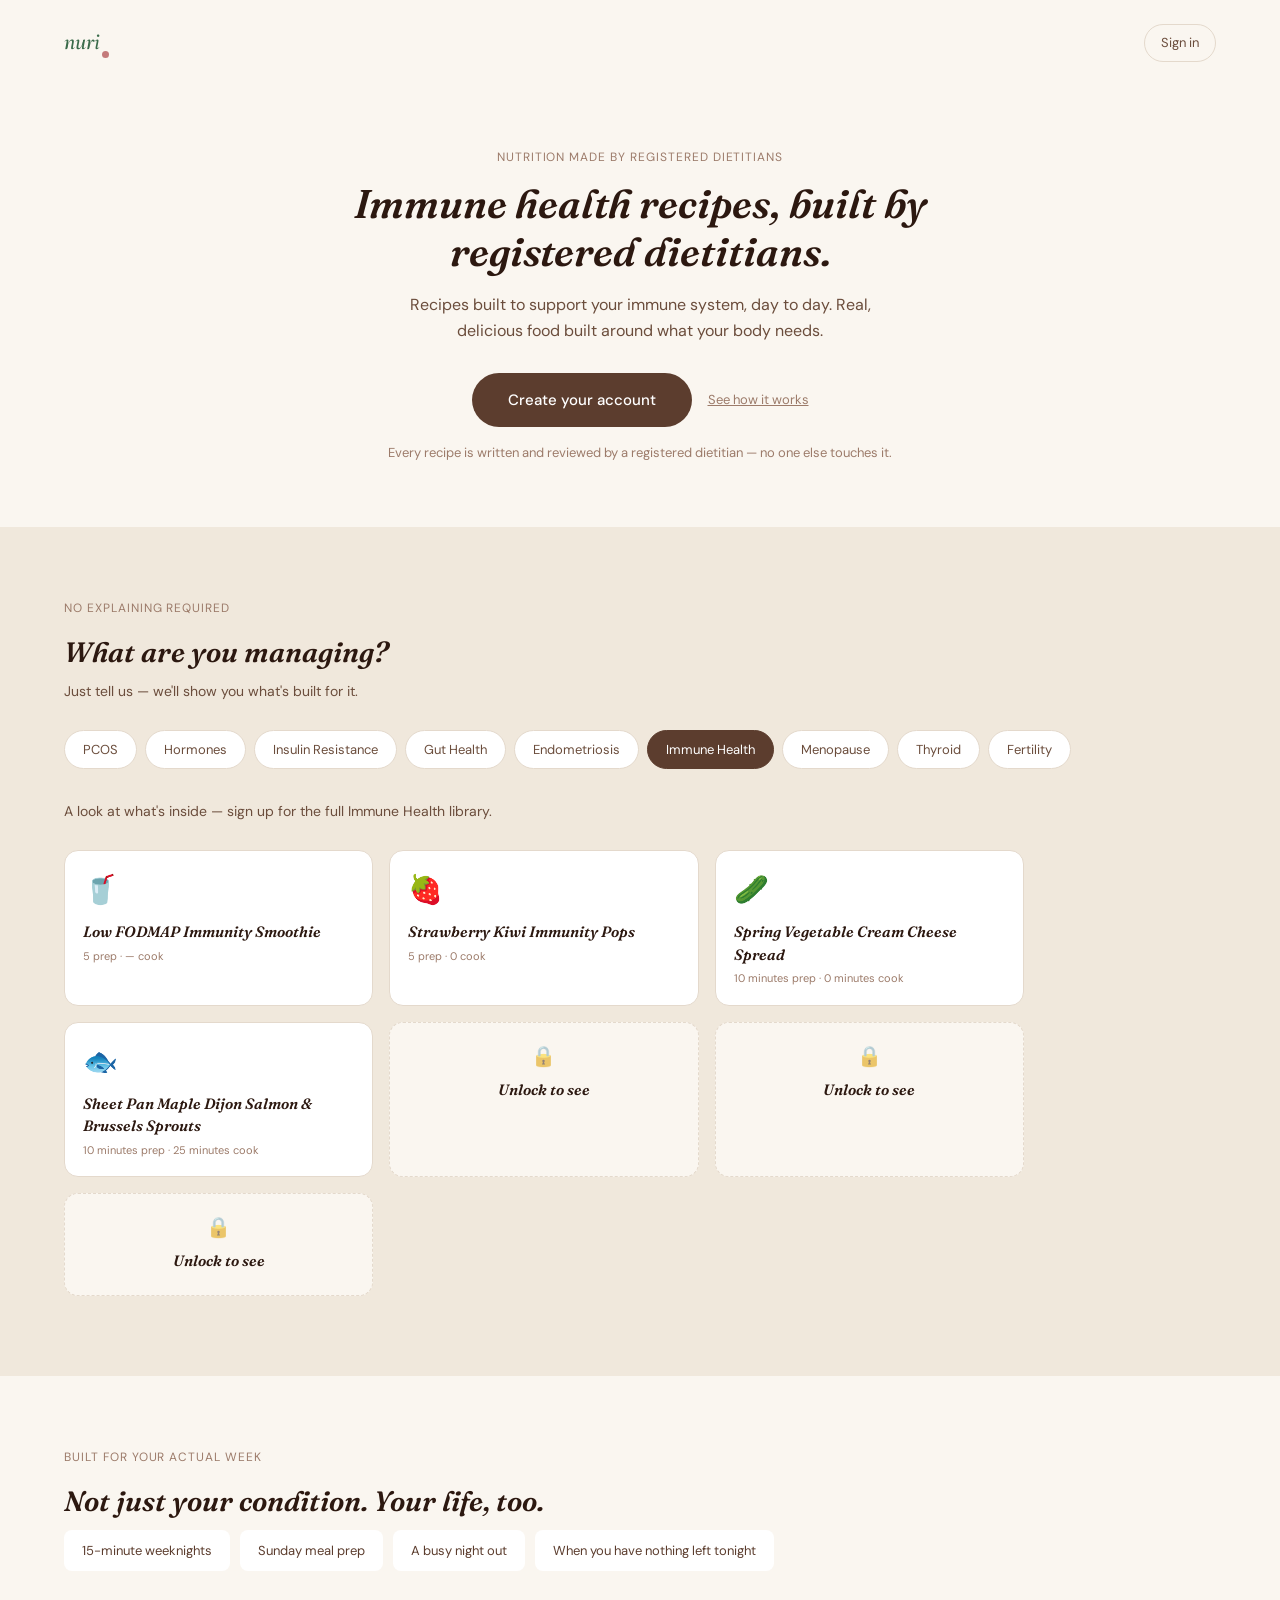
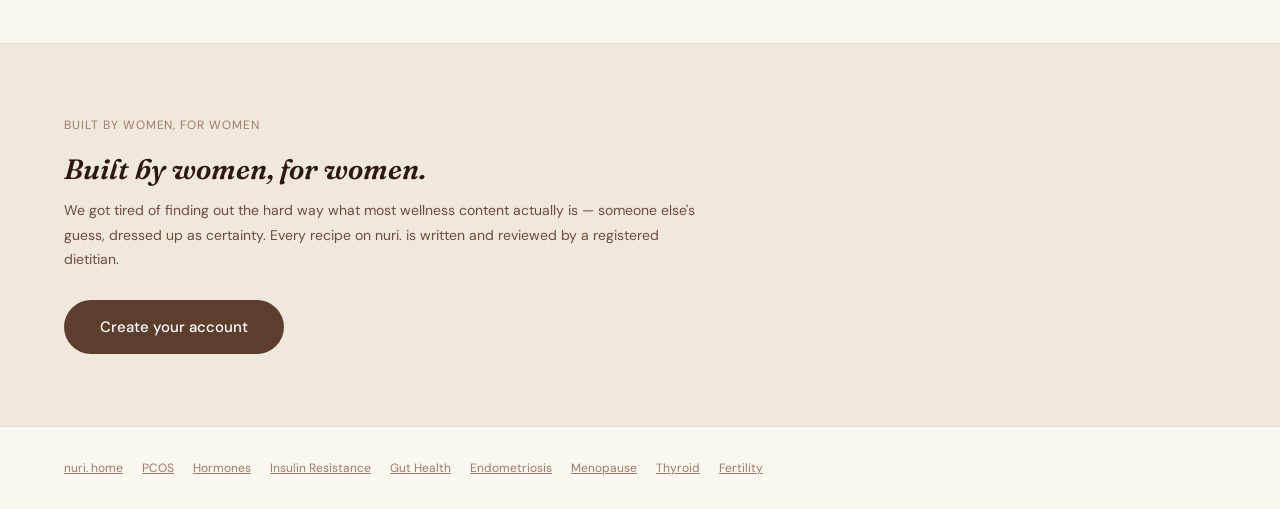
<file: immune-health.html>
<!DOCTYPE html>
<html lang="en">
<head>
<meta charset="UTF-8" />
<meta name="viewport" content="width=device-width, initial-scale=1.0" />
<title>Immune Health Recipes by Registered Dietitians | nuri.</title>
<meta name="description" content="Immune-supportive recipes written and reviewed by registered dietitians. No influencers, no guessing — real food, day to day." />
<link rel="canonical" href="https://nurirecipes.com/immune-health" />
<meta property="og:type" content="website" />
<meta property="og:title" content="Immune Health Recipes by Registered Dietitians | nuri." />
<meta property="og:description" content="Immune-supportive recipes written and reviewed by registered dietitians. No influencers, no guessing — real food, day to day." />
<meta property="og:url" content="https://nurirecipes.com/immune-health" />
<meta name="twitter:card" content="summary" />
<link rel="preconnect" href="https://fonts.googleapis.com" />
<link rel="preconnect" href="https://fonts.gstatic.com" crossorigin />
<link href="https://fonts.googleapis.com/css2?family=Cormorant+Garamond:ital,wght@0,600;1,600&family=Fraunces:ital,wght@0,500;0,600;0,700;1,500;1,600;1,700&family=DM+Sans:wght@300;400;500;600&display=swap" rel="stylesheet" />
<style>
*,*::before,*::after{box-sizing:border-box;margin:0;padding:0;}
:root{
  --cream:#FAF6F0; --warm-beige:#F0E8DC; --border:#E4D9CC; --brown:#5C3D2E; --tan:#C4A882;
  --text:#2C1810; --text-mid:#6B4D3C; --text-light:#9C7B6A; --green-dark:#3A6B4A; --rose:#C47A7A;
  --radius:14px; --radius-sm:8px; --max:1200px;
  --font-landing:'Fraunces',Georgia,serif; --font-logo:'Cormorant Garamond',Georgia,serif; --font-body:'DM Sans',system-ui,sans-serif;
}
body{background:var(--cream);color:var(--text);font-family:var(--font-body);line-height:1.5;}
a{color:inherit;text-decoration:none;}
/* .wrap only ever sets horizontal padding; section/hero/footer only ever set vertical padding.
   Keeping these on disjoint properties means combining classes (e.g. class="hero wrap") can
   never have one shorthand silently wipe out the other's spacing. */
.wrap{padding-left:64px;padding-right:64px;}
header{padding-top:24px;padding-bottom:24px;}
.logo{font-family:var(--font-logo);font-size:24px;font-style:italic;font-weight:600;color:var(--green-dark);display:inline-flex;align-items:flex-end;}
.logo-dot{display:inline-block;width:7px;height:7px;border-radius:50%;background:var(--rose);margin-left:2px;margin-bottom:2px;}
header .signin{float:right;font-size:13px;color:var(--text-mid);padding:8px 16px;border:1px solid var(--border);border-radius:50px;}
.hero{padding-top:64px;padding-bottom:64px;text-align:center;}
.hero-inner{max-width:680px;margin:0 auto;}
.eyebrow{font-size:12px;letter-spacing:0.08em;text-transform:uppercase;color:var(--text-light);margin-bottom:14px;}
h1{font-family:var(--font-landing);font-style:italic;font-weight:600;font-size:40px;color:var(--text);line-height:1.2;margin:0 auto 16px;}
.sub{font-size:16px;color:var(--text-mid);line-height:1.65;margin:0 auto 28px;max-width:520px;}
.cta-row{display:flex;align-items:center;justify-content:center;gap:16px;flex-wrap:wrap;}
.cta{display:inline-block;padding:16px 36px;background:var(--brown);color:#fff;border-radius:50px;font-size:15px;font-weight:500;}
.cta-ghost{font-size:13px;color:var(--text-light);text-decoration:underline;}
.note{margin-top:16px;font-size:13px;color:var(--text-light);}
.pill-row{display:flex;flex-wrap:wrap;gap:8px;margin-bottom:32px;}
.pill{padding:9px 18px;border-radius:50px;font-size:13px;border:1px solid var(--border);background:#fff;color:var(--text-mid);}
.pill.active{background:var(--brown);color:#fff;border-color:var(--brown);}
section{padding-top:72px;padding-bottom:72px;}
.picker{background:var(--warm-beige);}
.section-title{font-family:var(--font-landing);font-style:italic;font-weight:600;font-size:28px;color:var(--text);margin-bottom:8px;}
.section-sub{font-size:14px;color:var(--text-mid);margin-bottom:28px;max-width:520px;}
.grid{display:grid;grid-template-columns:repeat(auto-fit,minmax(240px,1fr));gap:16px;margin-bottom:8px;max-width:960px;}
.card{background:#fff;border:1px solid var(--border);border-radius:var(--radius);padding:18px;}
.card-emoji{font-size:28px;margin-bottom:10px;}
.card-title{font-family:var(--font-landing);font-style:italic;font-weight:600;font-size:15px;color:var(--text);margin-bottom:4px;}
.card-meta{font-size:11px;color:var(--text-light);}
.card-locked{background:var(--cream);border-style:dashed;text-align:center;}
.card-lock{font-size:20px;margin-bottom:8px;opacity:0.6;}
.lifestyle{background:var(--cream);}
.chip-row{display:flex;flex-wrap:wrap;gap:10px;}
.chip{background:#fff;border-radius:var(--radius-sm);padding:11px 18px;font-size:13px;color:var(--brown);}
.trust{background:var(--warm-beige);border-top:1px solid var(--border);}
.trust-text{font-size:14px;line-height:1.75;color:var(--text-mid);max-width:640px;margin-bottom:28px;}
footer{border-top:1px solid var(--border);padding:32px 64px;font-size:12px;color:var(--text-light);}
footer a{text-decoration:underline;margin-right:16px;}
@media(max-width:700px){
  .wrap{padding-left:20px;padding-right:20px;}
  section{padding-top:48px;padding-bottom:48px;}
  h1{font-size:28px;}
  .section-title{font-size:22px;}
  .grid{grid-template-columns:1fr;}
  header .signin{float:none;display:inline-block;margin-top:12px;}
  footer{padding-top:32px;padding-bottom:32px;padding-left:20px;padding-right:20px;}
}
</style>
</head>
<body>
<header class="wrap">
  <a class="logo" href="/">nuri<span class="logo-dot"></span></a>
  <a class="signin" href="/">Sign in</a>
</header>

<div class="hero wrap">
  <div class="hero-inner">
    <div class="eyebrow">nutrition made by registered dietitians</div>
    <h1>Immune health recipes, built by registered dietitians.</h1>
    <p class="sub">Recipes built to support your immune system, day to day. Real, delicious food built around what your body needs.</p>
    <div class="cta-row">
      <a class="cta" href="/?signup=1&src=immune-health">Create your account</a>
      <a class="cta-ghost" href="/">See how it works</a>
    </div>
    <p class="note">Every recipe is written and reviewed by a registered dietitian — no one else touches it.</p>
  </div>
</div>

<section class="picker wrap">
  <div class="eyebrow">no explaining required</div>
  <div class="section-title">What are you managing?</div>
  <div class="section-sub">Just tell us — we'll show you what's built for it.</div>
  <div class="pill-row">
    <a class="pill" href="pcos.html">PCOS</a>
        <a class="pill" href="hormones.html">Hormones</a>
        <a class="pill" href="insulin-resistance.html">Insulin Resistance</a>
        <a class="pill" href="gut-health.html">Gut Health</a>
        <a class="pill" href="endometriosis.html">Endometriosis</a>
        <a class="pill active" href="immune-health.html">Immune Health</a>
        <a class="pill" href="menopause.html">Menopause</a>
        <a class="pill" href="thyroid.html">Thyroid</a>
        <a class="pill" href="fertility.html">Fertility</a>
  </div>
  <div class="section-sub">A look at what's inside — sign up for the full Immune Health library.</div>
  <div class="grid">
    <div class="card">
          <div class="card-emoji">🥤</div>
          <div class="card-title">Low FODMAP Immunity Smoothie</div>
          <div class="card-meta">5 prep · — cook</div>
        </div>
        <div class="card">
          <div class="card-emoji">🍓</div>
          <div class="card-title">Strawberry Kiwi Immunity Pops</div>
          <div class="card-meta">5 prep · 0 cook</div>
        </div>
        <div class="card">
          <div class="card-emoji">🥒</div>
          <div class="card-title">Spring Vegetable Cream Cheese Spread</div>
          <div class="card-meta">10 minutes prep · 0 minutes cook</div>
        </div>
        <div class="card">
          <div class="card-emoji">🐟</div>
          <div class="card-title">Sheet Pan Maple Dijon Salmon &amp; Brussels Sprouts</div>
          <div class="card-meta">10 minutes prep · 25 minutes cook</div>
        </div>
    <div class="card card-locked"><div class="card-lock">🔒</div><div class="card-title">Unlock to see</div></div>
        <div class="card card-locked"><div class="card-lock">🔒</div><div class="card-title">Unlock to see</div></div>
        <div class="card card-locked"><div class="card-lock">🔒</div><div class="card-title">Unlock to see</div></div>
  </div>
</section>

<section class="lifestyle wrap">
  <div class="eyebrow">built for your actual week</div>
  <div class="section-title">Not just your condition. Your life, too.</div>
  <div class="chip-row">
    <div class="chip">15-minute weeknights</div>
      <div class="chip">Sunday meal prep</div>
      <div class="chip">A busy night out</div>
      <div class="chip">When you have nothing left tonight</div>
  </div>
</section>

<section class="trust wrap">
  <div class="eyebrow">built by women, for women</div>
  <div class="section-title">Built by women, for women.</div>
  <p class="trust-text">We got tired of finding out the hard way what most wellness content actually is — someone else's guess, dressed up as certainty. Every recipe on nuri. is written and reviewed by a registered dietitian.</p>
  <a class="cta" href="/?signup=1&src=immune-health">Create your account</a>
</section>

<footer>
  <a href="/">nuri. home</a>
  <a href="pcos.html">PCOS</a>
  <a href="hormones.html">Hormones</a>
  <a href="insulin-resistance.html">Insulin Resistance</a>
  <a href="gut-health.html">Gut Health</a>
  <a href="endometriosis.html">Endometriosis</a>
  <a href="menopause.html">Menopause</a>
  <a href="thyroid.html">Thyroid</a>
  <a href="fertility.html">Fertility</a>
</footer>

</body>
</html>
</file>
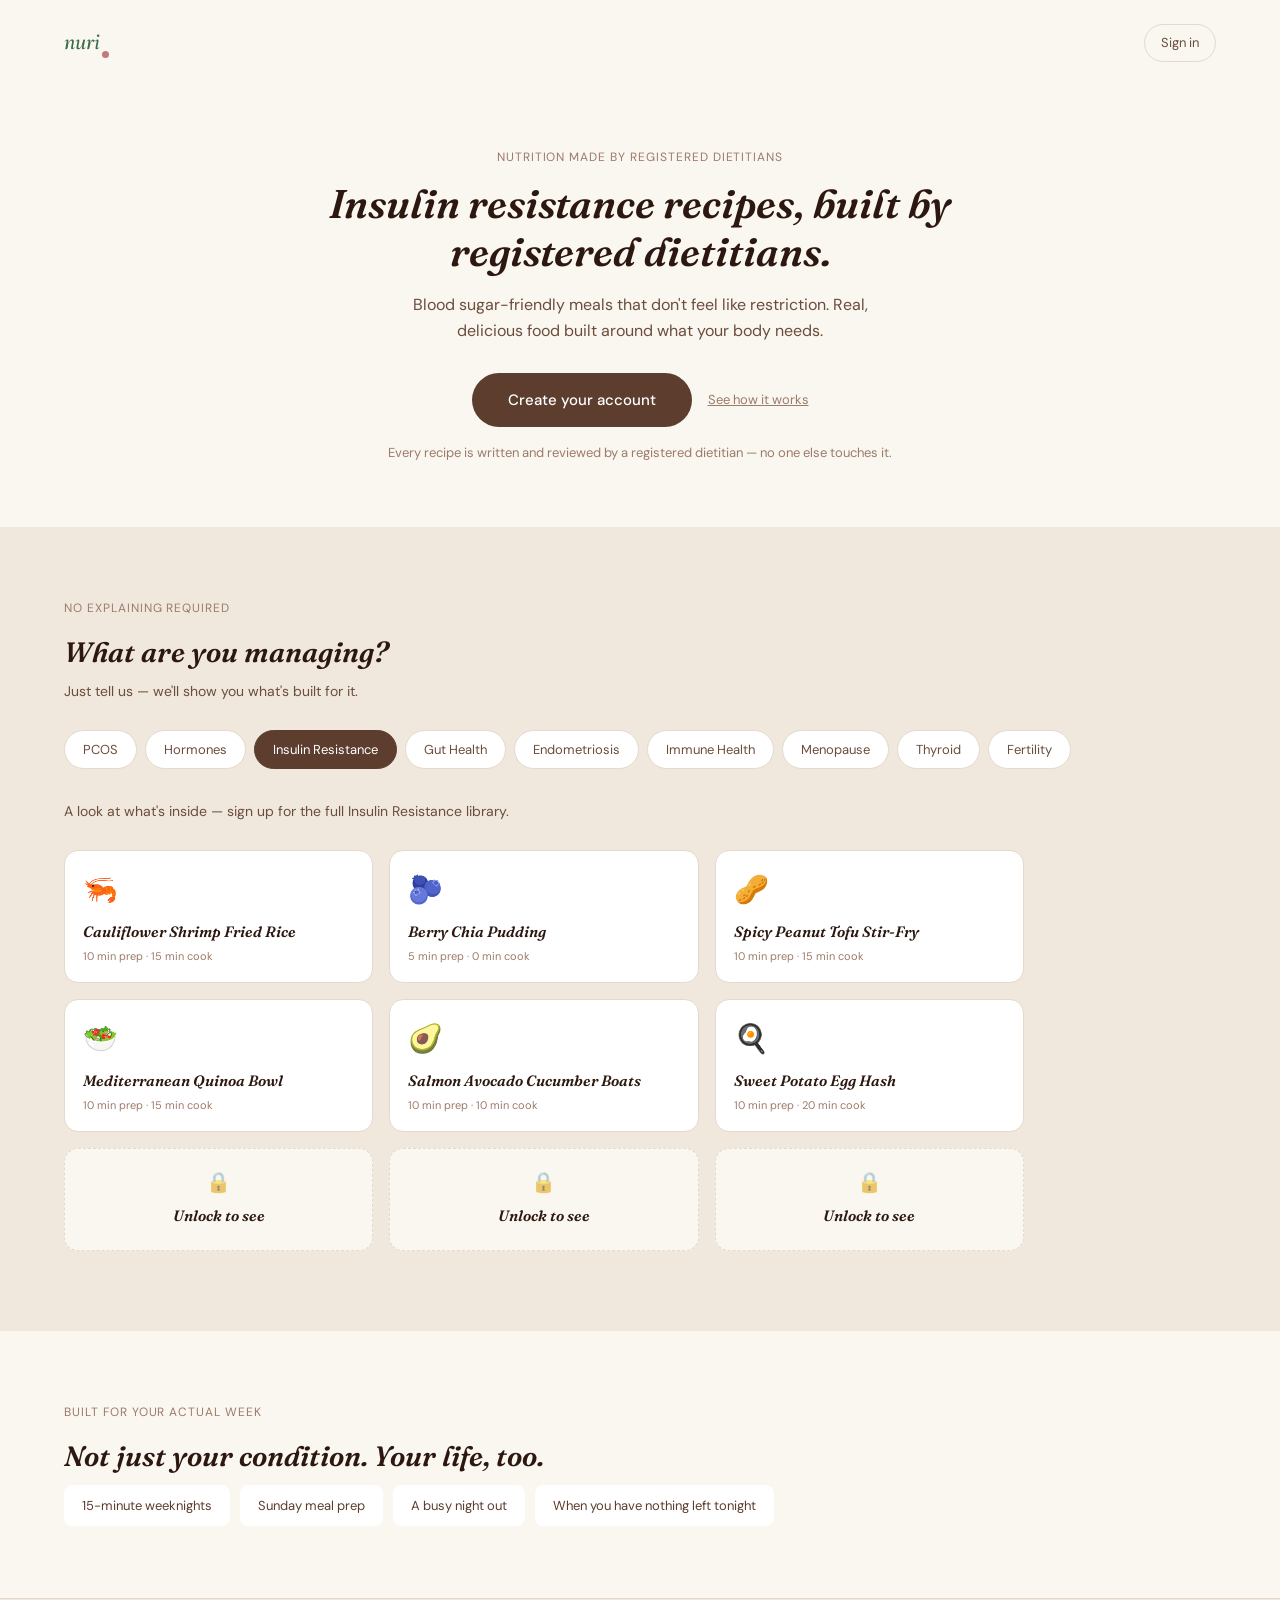
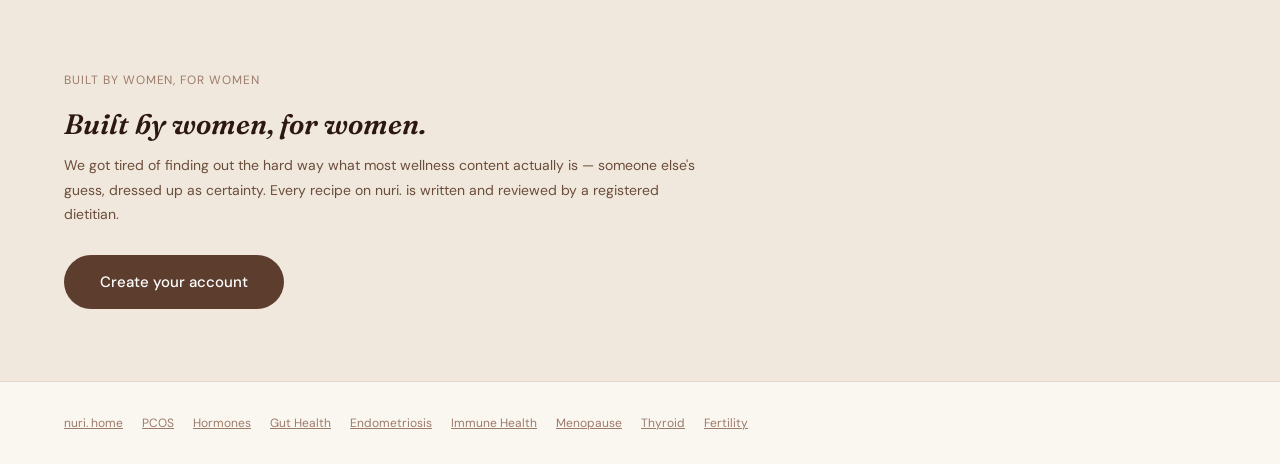
<file: insulin-resistance.html>
<!DOCTYPE html>
<html lang="en">
<head>
<meta charset="UTF-8" />
<meta name="viewport" content="width=device-width, initial-scale=1.0" />
<title>Insulin Resistance Recipes by Registered Dietitians | nuri.</title>
<meta name="description" content="Blood sugar-friendly recipes for insulin resistance, written and reviewed by registered dietitians. No influencers, no guessing." />
<link rel="canonical" href="https://nurirecipes.com/insulin-resistance" />
<meta property="og:type" content="website" />
<meta property="og:title" content="Insulin Resistance Recipes by Registered Dietitians | nuri." />
<meta property="og:description" content="Blood sugar-friendly recipes for insulin resistance, written and reviewed by registered dietitians. No influencers, no guessing." />
<meta property="og:url" content="https://nurirecipes.com/insulin-resistance" />
<meta name="twitter:card" content="summary" />
<link rel="preconnect" href="https://fonts.googleapis.com" />
<link rel="preconnect" href="https://fonts.gstatic.com" crossorigin />
<link href="https://fonts.googleapis.com/css2?family=Cormorant+Garamond:ital,wght@0,600;1,600&family=Fraunces:ital,wght@0,500;0,600;0,700;1,500;1,600;1,700&family=DM+Sans:wght@300;400;500;600&display=swap" rel="stylesheet" />
<style>
*,*::before,*::after{box-sizing:border-box;margin:0;padding:0;}
:root{
  --cream:#FAF6F0; --warm-beige:#F0E8DC; --border:#E4D9CC; --brown:#5C3D2E; --tan:#C4A882;
  --text:#2C1810; --text-mid:#6B4D3C; --text-light:#9C7B6A; --green-dark:#3A6B4A; --rose:#C47A7A;
  --radius:14px; --radius-sm:8px; --max:1200px;
  --font-landing:'Fraunces',Georgia,serif; --font-logo:'Cormorant Garamond',Georgia,serif; --font-body:'DM Sans',system-ui,sans-serif;
}
body{background:var(--cream);color:var(--text);font-family:var(--font-body);line-height:1.5;}
a{color:inherit;text-decoration:none;}
/* .wrap only ever sets horizontal padding; section/hero/footer only ever set vertical padding.
   Keeping these on disjoint properties means combining classes (e.g. class="hero wrap") can
   never have one shorthand silently wipe out the other's spacing. */
.wrap{padding-left:64px;padding-right:64px;}
header{padding-top:24px;padding-bottom:24px;}
.logo{font-family:var(--font-logo);font-size:24px;font-style:italic;font-weight:600;color:var(--green-dark);display:inline-flex;align-items:flex-end;}
.logo-dot{display:inline-block;width:7px;height:7px;border-radius:50%;background:var(--rose);margin-left:2px;margin-bottom:2px;}
header .signin{float:right;font-size:13px;color:var(--text-mid);padding:8px 16px;border:1px solid var(--border);border-radius:50px;}
.hero{padding-top:64px;padding-bottom:64px;text-align:center;}
.hero-inner{max-width:680px;margin:0 auto;}
.eyebrow{font-size:12px;letter-spacing:0.08em;text-transform:uppercase;color:var(--text-light);margin-bottom:14px;}
h1{font-family:var(--font-landing);font-style:italic;font-weight:600;font-size:40px;color:var(--text);line-height:1.2;margin:0 auto 16px;}
.sub{font-size:16px;color:var(--text-mid);line-height:1.65;margin:0 auto 28px;max-width:520px;}
.cta-row{display:flex;align-items:center;justify-content:center;gap:16px;flex-wrap:wrap;}
.cta{display:inline-block;padding:16px 36px;background:var(--brown);color:#fff;border-radius:50px;font-size:15px;font-weight:500;}
.cta-ghost{font-size:13px;color:var(--text-light);text-decoration:underline;}
.note{margin-top:16px;font-size:13px;color:var(--text-light);}
.pill-row{display:flex;flex-wrap:wrap;gap:8px;margin-bottom:32px;}
.pill{padding:9px 18px;border-radius:50px;font-size:13px;border:1px solid var(--border);background:#fff;color:var(--text-mid);}
.pill.active{background:var(--brown);color:#fff;border-color:var(--brown);}
section{padding-top:72px;padding-bottom:72px;}
.picker{background:var(--warm-beige);}
.section-title{font-family:var(--font-landing);font-style:italic;font-weight:600;font-size:28px;color:var(--text);margin-bottom:8px;}
.section-sub{font-size:14px;color:var(--text-mid);margin-bottom:28px;max-width:520px;}
.grid{display:grid;grid-template-columns:repeat(auto-fit,minmax(240px,1fr));gap:16px;margin-bottom:8px;max-width:960px;}
.card{background:#fff;border:1px solid var(--border);border-radius:var(--radius);padding:18px;}
.card-emoji{font-size:28px;margin-bottom:10px;}
.card-title{font-family:var(--font-landing);font-style:italic;font-weight:600;font-size:15px;color:var(--text);margin-bottom:4px;}
.card-meta{font-size:11px;color:var(--text-light);}
.card-locked{background:var(--cream);border-style:dashed;text-align:center;}
.card-lock{font-size:20px;margin-bottom:8px;opacity:0.6;}
.lifestyle{background:var(--cream);}
.chip-row{display:flex;flex-wrap:wrap;gap:10px;}
.chip{background:#fff;border-radius:var(--radius-sm);padding:11px 18px;font-size:13px;color:var(--brown);}
.trust{background:var(--warm-beige);border-top:1px solid var(--border);}
.trust-text{font-size:14px;line-height:1.75;color:var(--text-mid);max-width:640px;margin-bottom:28px;}
footer{border-top:1px solid var(--border);padding:32px 64px;font-size:12px;color:var(--text-light);}
footer a{text-decoration:underline;margin-right:16px;}
@media(max-width:700px){
  .wrap{padding-left:20px;padding-right:20px;}
  section{padding-top:48px;padding-bottom:48px;}
  h1{font-size:28px;}
  .section-title{font-size:22px;}
  .grid{grid-template-columns:1fr;}
  header .signin{float:none;display:inline-block;margin-top:12px;}
  footer{padding-top:32px;padding-bottom:32px;padding-left:20px;padding-right:20px;}
}
</style>
</head>
<body>
<header class="wrap">
  <a class="logo" href="/">nuri<span class="logo-dot"></span></a>
  <a class="signin" href="/">Sign in</a>
</header>

<div class="hero wrap">
  <div class="hero-inner">
    <div class="eyebrow">nutrition made by registered dietitians</div>
    <h1>Insulin resistance recipes, built by registered dietitians.</h1>
    <p class="sub">Blood sugar-friendly meals that don't feel like restriction. Real, delicious food built around what your body needs.</p>
    <div class="cta-row">
      <a class="cta" href="/?signup=1&src=insulin-resistance">Create your account</a>
      <a class="cta-ghost" href="/">See how it works</a>
    </div>
    <p class="note">Every recipe is written and reviewed by a registered dietitian — no one else touches it.</p>
  </div>
</div>

<section class="picker wrap">
  <div class="eyebrow">no explaining required</div>
  <div class="section-title">What are you managing?</div>
  <div class="section-sub">Just tell us — we'll show you what's built for it.</div>
  <div class="pill-row">
    <a class="pill" href="pcos.html">PCOS</a>
        <a class="pill" href="hormones.html">Hormones</a>
        <a class="pill active" href="insulin-resistance.html">Insulin Resistance</a>
        <a class="pill" href="gut-health.html">Gut Health</a>
        <a class="pill" href="endometriosis.html">Endometriosis</a>
        <a class="pill" href="immune-health.html">Immune Health</a>
        <a class="pill" href="menopause.html">Menopause</a>
        <a class="pill" href="thyroid.html">Thyroid</a>
        <a class="pill" href="fertility.html">Fertility</a>
  </div>
  <div class="section-sub">A look at what's inside — sign up for the full Insulin Resistance library.</div>
  <div class="grid">
    <div class="card">
          <div class="card-emoji">🦐</div>
          <div class="card-title">Cauliflower Shrimp Fried Rice</div>
          <div class="card-meta">10 min prep · 15 min cook</div>
        </div>
        <div class="card">
          <div class="card-emoji">🫐</div>
          <div class="card-title">Berry Chia Pudding</div>
          <div class="card-meta">5 min prep · 0 min cook</div>
        </div>
        <div class="card">
          <div class="card-emoji">🥜</div>
          <div class="card-title">Spicy Peanut Tofu Stir-Fry</div>
          <div class="card-meta">10 min prep · 15 min cook</div>
        </div>
        <div class="card">
          <div class="card-emoji">🥗</div>
          <div class="card-title">Mediterranean Quinoa Bowl</div>
          <div class="card-meta">10 min prep · 15 min cook</div>
        </div>
        <div class="card">
          <div class="card-emoji">🥑</div>
          <div class="card-title">Salmon Avocado Cucumber Boats</div>
          <div class="card-meta">10 min prep · 10 min cook</div>
        </div>
        <div class="card">
          <div class="card-emoji">🍳</div>
          <div class="card-title">Sweet Potato Egg Hash</div>
          <div class="card-meta">10 min prep · 20 min cook</div>
        </div>
    <div class="card card-locked"><div class="card-lock">🔒</div><div class="card-title">Unlock to see</div></div>
        <div class="card card-locked"><div class="card-lock">🔒</div><div class="card-title">Unlock to see</div></div>
        <div class="card card-locked"><div class="card-lock">🔒</div><div class="card-title">Unlock to see</div></div>
  </div>
</section>

<section class="lifestyle wrap">
  <div class="eyebrow">built for your actual week</div>
  <div class="section-title">Not just your condition. Your life, too.</div>
  <div class="chip-row">
    <div class="chip">15-minute weeknights</div>
      <div class="chip">Sunday meal prep</div>
      <div class="chip">A busy night out</div>
      <div class="chip">When you have nothing left tonight</div>
  </div>
</section>

<section class="trust wrap">
  <div class="eyebrow">built by women, for women</div>
  <div class="section-title">Built by women, for women.</div>
  <p class="trust-text">We got tired of finding out the hard way what most wellness content actually is — someone else's guess, dressed up as certainty. Every recipe on nuri. is written and reviewed by a registered dietitian.</p>
  <a class="cta" href="/?signup=1&src=insulin-resistance">Create your account</a>
</section>

<footer>
  <a href="/">nuri. home</a>
  <a href="pcos.html">PCOS</a>
  <a href="hormones.html">Hormones</a>
  <a href="gut-health.html">Gut Health</a>
  <a href="endometriosis.html">Endometriosis</a>
  <a href="immune-health.html">Immune Health</a>
  <a href="menopause.html">Menopause</a>
  <a href="thyroid.html">Thyroid</a>
  <a href="fertility.html">Fertility</a>
</footer>

</body>
</html>
</file>
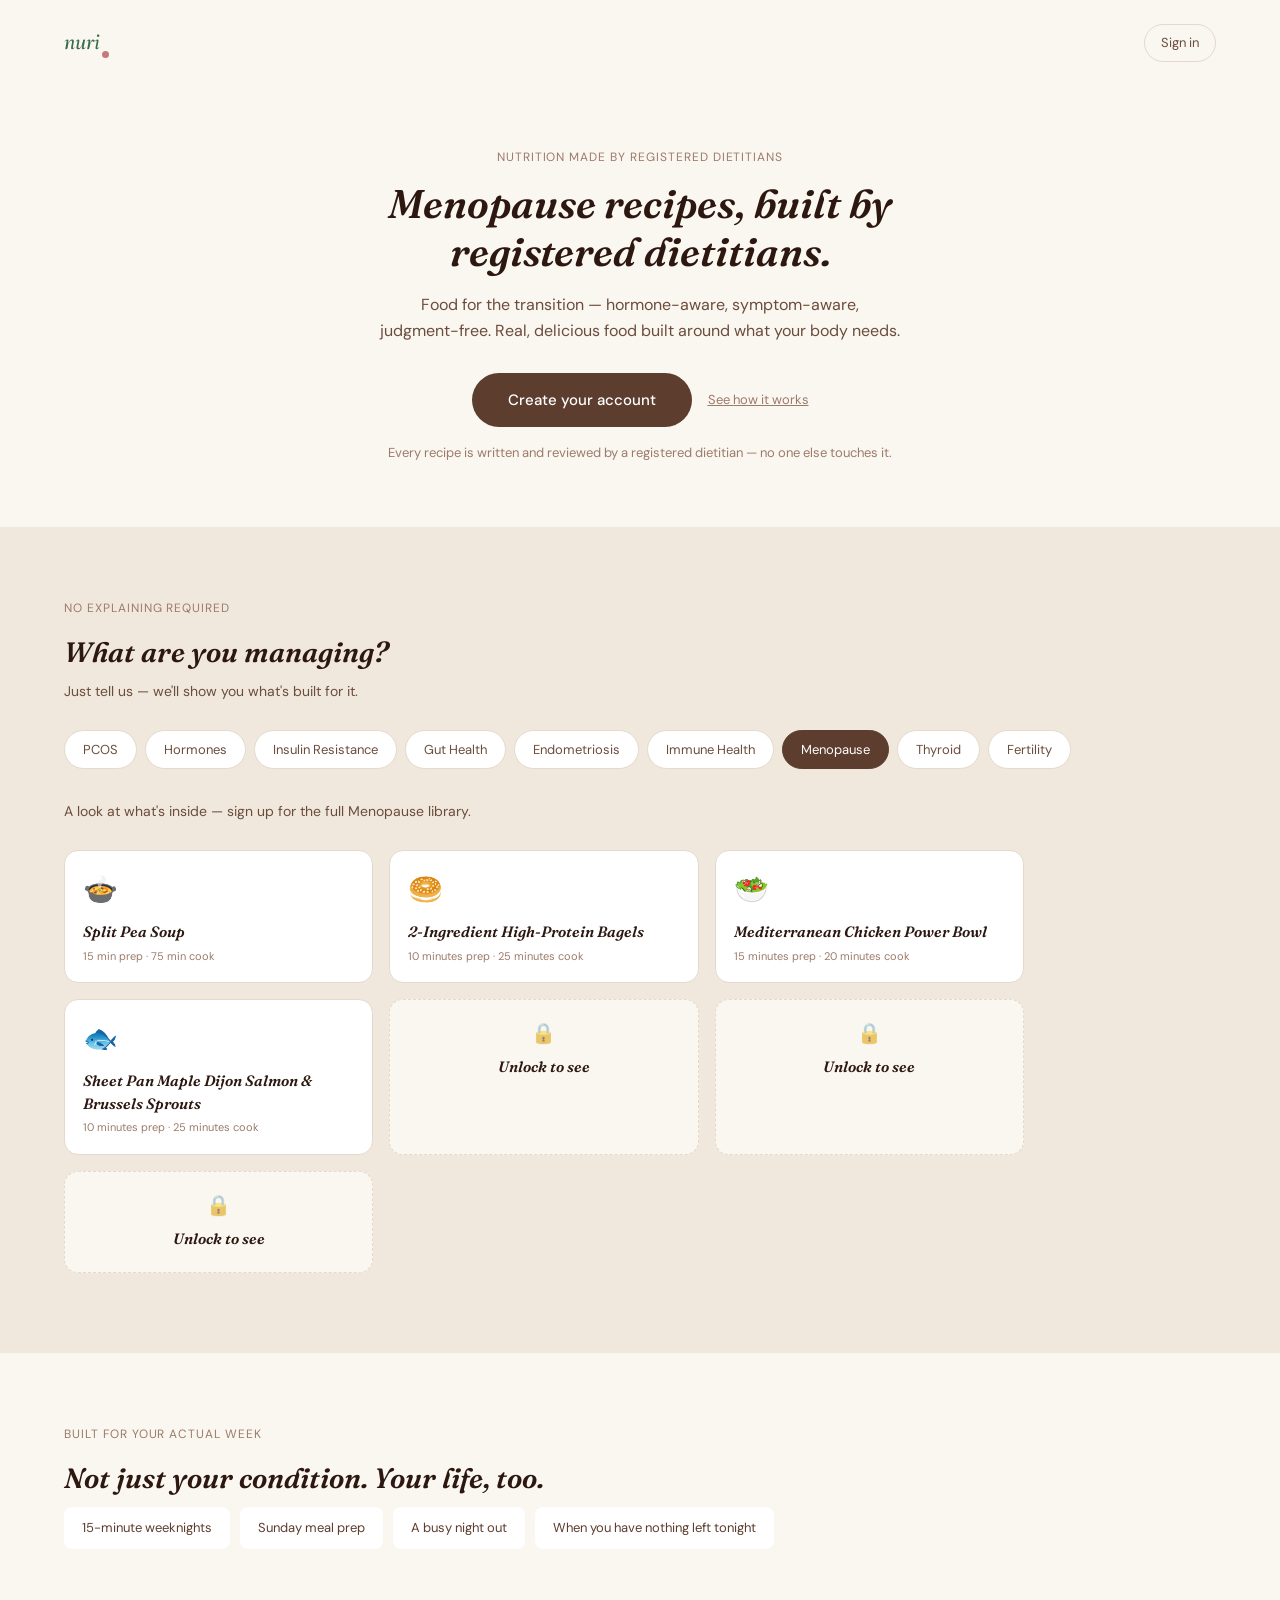
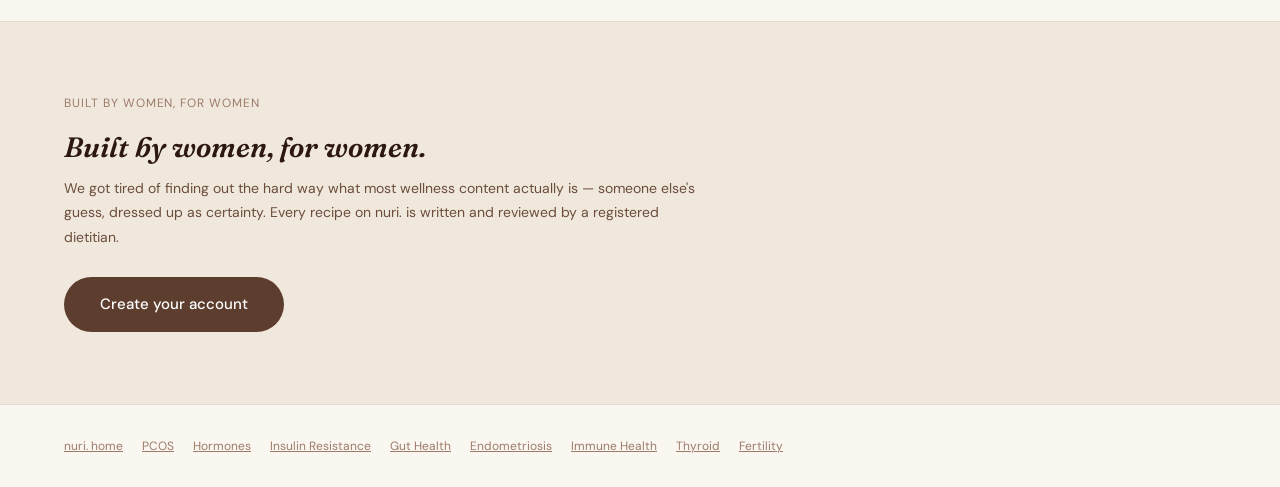
<file: menopause.html>
<!DOCTYPE html>
<html lang="en">
<head>
<meta charset="UTF-8" />
<meta name="viewport" content="width=device-width, initial-scale=1.0" />
<title>Menopause Recipes by Registered Dietitians | nuri.</title>
<meta name="description" content="Menopause recipes written and reviewed by registered dietitians. No influencers, no guessing — real food for the transition." />
<link rel="canonical" href="https://nurirecipes.com/menopause" />
<meta property="og:type" content="website" />
<meta property="og:title" content="Menopause Recipes by Registered Dietitians | nuri." />
<meta property="og:description" content="Menopause recipes written and reviewed by registered dietitians. No influencers, no guessing — real food for the transition." />
<meta property="og:url" content="https://nurirecipes.com/menopause" />
<meta name="twitter:card" content="summary" />
<link rel="preconnect" href="https://fonts.googleapis.com" />
<link rel="preconnect" href="https://fonts.gstatic.com" crossorigin />
<link href="https://fonts.googleapis.com/css2?family=Cormorant+Garamond:ital,wght@0,600;1,600&family=Fraunces:ital,wght@0,500;0,600;0,700;1,500;1,600;1,700&family=DM+Sans:wght@300;400;500;600&display=swap" rel="stylesheet" />
<style>
*,*::before,*::after{box-sizing:border-box;margin:0;padding:0;}
:root{
  --cream:#FAF6F0; --warm-beige:#F0E8DC; --border:#E4D9CC; --brown:#5C3D2E; --tan:#C4A882;
  --text:#2C1810; --text-mid:#6B4D3C; --text-light:#9C7B6A; --green-dark:#3A6B4A; --rose:#C47A7A;
  --radius:14px; --radius-sm:8px; --max:1200px;
  --font-landing:'Fraunces',Georgia,serif; --font-logo:'Cormorant Garamond',Georgia,serif; --font-body:'DM Sans',system-ui,sans-serif;
}
body{background:var(--cream);color:var(--text);font-family:var(--font-body);line-height:1.5;}
a{color:inherit;text-decoration:none;}
/* .wrap only ever sets horizontal padding; section/hero/footer only ever set vertical padding.
   Keeping these on disjoint properties means combining classes (e.g. class="hero wrap") can
   never have one shorthand silently wipe out the other's spacing. */
.wrap{padding-left:64px;padding-right:64px;}
header{padding-top:24px;padding-bottom:24px;}
.logo{font-family:var(--font-logo);font-size:24px;font-style:italic;font-weight:600;color:var(--green-dark);display:inline-flex;align-items:flex-end;}
.logo-dot{display:inline-block;width:7px;height:7px;border-radius:50%;background:var(--rose);margin-left:2px;margin-bottom:2px;}
header .signin{float:right;font-size:13px;color:var(--text-mid);padding:8px 16px;border:1px solid var(--border);border-radius:50px;}
.hero{padding-top:64px;padding-bottom:64px;text-align:center;}
.hero-inner{max-width:680px;margin:0 auto;}
.eyebrow{font-size:12px;letter-spacing:0.08em;text-transform:uppercase;color:var(--text-light);margin-bottom:14px;}
h1{font-family:var(--font-landing);font-style:italic;font-weight:600;font-size:40px;color:var(--text);line-height:1.2;margin:0 auto 16px;}
.sub{font-size:16px;color:var(--text-mid);line-height:1.65;margin:0 auto 28px;max-width:520px;}
.cta-row{display:flex;align-items:center;justify-content:center;gap:16px;flex-wrap:wrap;}
.cta{display:inline-block;padding:16px 36px;background:var(--brown);color:#fff;border-radius:50px;font-size:15px;font-weight:500;}
.cta-ghost{font-size:13px;color:var(--text-light);text-decoration:underline;}
.note{margin-top:16px;font-size:13px;color:var(--text-light);}
.pill-row{display:flex;flex-wrap:wrap;gap:8px;margin-bottom:32px;}
.pill{padding:9px 18px;border-radius:50px;font-size:13px;border:1px solid var(--border);background:#fff;color:var(--text-mid);}
.pill.active{background:var(--brown);color:#fff;border-color:var(--brown);}
section{padding-top:72px;padding-bottom:72px;}
.picker{background:var(--warm-beige);}
.section-title{font-family:var(--font-landing);font-style:italic;font-weight:600;font-size:28px;color:var(--text);margin-bottom:8px;}
.section-sub{font-size:14px;color:var(--text-mid);margin-bottom:28px;max-width:520px;}
.grid{display:grid;grid-template-columns:repeat(auto-fit,minmax(240px,1fr));gap:16px;margin-bottom:8px;max-width:960px;}
.card{background:#fff;border:1px solid var(--border);border-radius:var(--radius);padding:18px;}
.card-emoji{font-size:28px;margin-bottom:10px;}
.card-title{font-family:var(--font-landing);font-style:italic;font-weight:600;font-size:15px;color:var(--text);margin-bottom:4px;}
.card-meta{font-size:11px;color:var(--text-light);}
.card-locked{background:var(--cream);border-style:dashed;text-align:center;}
.card-lock{font-size:20px;margin-bottom:8px;opacity:0.6;}
.lifestyle{background:var(--cream);}
.chip-row{display:flex;flex-wrap:wrap;gap:10px;}
.chip{background:#fff;border-radius:var(--radius-sm);padding:11px 18px;font-size:13px;color:var(--brown);}
.trust{background:var(--warm-beige);border-top:1px solid var(--border);}
.trust-text{font-size:14px;line-height:1.75;color:var(--text-mid);max-width:640px;margin-bottom:28px;}
footer{border-top:1px solid var(--border);padding:32px 64px;font-size:12px;color:var(--text-light);}
footer a{text-decoration:underline;margin-right:16px;}
@media(max-width:700px){
  .wrap{padding-left:20px;padding-right:20px;}
  section{padding-top:48px;padding-bottom:48px;}
  h1{font-size:28px;}
  .section-title{font-size:22px;}
  .grid{grid-template-columns:1fr;}
  header .signin{float:none;display:inline-block;margin-top:12px;}
  footer{padding-top:32px;padding-bottom:32px;padding-left:20px;padding-right:20px;}
}
</style>
</head>
<body>
<header class="wrap">
  <a class="logo" href="/">nuri<span class="logo-dot"></span></a>
  <a class="signin" href="/">Sign in</a>
</header>

<div class="hero wrap">
  <div class="hero-inner">
    <div class="eyebrow">nutrition made by registered dietitians</div>
    <h1>Menopause recipes, built by registered dietitians.</h1>
    <p class="sub">Food for the transition — hormone-aware, symptom-aware, judgment-free. Real, delicious food built around what your body needs.</p>
    <div class="cta-row">
      <a class="cta" href="/?signup=1&src=menopause">Create your account</a>
      <a class="cta-ghost" href="/">See how it works</a>
    </div>
    <p class="note">Every recipe is written and reviewed by a registered dietitian — no one else touches it.</p>
  </div>
</div>

<section class="picker wrap">
  <div class="eyebrow">no explaining required</div>
  <div class="section-title">What are you managing?</div>
  <div class="section-sub">Just tell us — we'll show you what's built for it.</div>
  <div class="pill-row">
    <a class="pill" href="pcos.html">PCOS</a>
        <a class="pill" href="hormones.html">Hormones</a>
        <a class="pill" href="insulin-resistance.html">Insulin Resistance</a>
        <a class="pill" href="gut-health.html">Gut Health</a>
        <a class="pill" href="endometriosis.html">Endometriosis</a>
        <a class="pill" href="immune-health.html">Immune Health</a>
        <a class="pill active" href="menopause.html">Menopause</a>
        <a class="pill" href="thyroid.html">Thyroid</a>
        <a class="pill" href="fertility.html">Fertility</a>
  </div>
  <div class="section-sub">A look at what's inside — sign up for the full Menopause library.</div>
  <div class="grid">
    <div class="card">
          <div class="card-emoji">🍲</div>
          <div class="card-title">Split Pea Soup</div>
          <div class="card-meta">15 min prep · 75 min cook</div>
        </div>
        <div class="card">
          <div class="card-emoji">🥯</div>
          <div class="card-title">2-Ingredient High-Protein Bagels</div>
          <div class="card-meta">10 minutes prep · 25 minutes cook</div>
        </div>
        <div class="card">
          <div class="card-emoji">🥗</div>
          <div class="card-title">Mediterranean Chicken Power Bowl</div>
          <div class="card-meta">15 minutes prep · 20 minutes cook</div>
        </div>
        <div class="card">
          <div class="card-emoji">🐟</div>
          <div class="card-title">Sheet Pan Maple Dijon Salmon &amp; Brussels Sprouts</div>
          <div class="card-meta">10 minutes prep · 25 minutes cook</div>
        </div>
    <div class="card card-locked"><div class="card-lock">🔒</div><div class="card-title">Unlock to see</div></div>
        <div class="card card-locked"><div class="card-lock">🔒</div><div class="card-title">Unlock to see</div></div>
        <div class="card card-locked"><div class="card-lock">🔒</div><div class="card-title">Unlock to see</div></div>
  </div>
</section>

<section class="lifestyle wrap">
  <div class="eyebrow">built for your actual week</div>
  <div class="section-title">Not just your condition. Your life, too.</div>
  <div class="chip-row">
    <div class="chip">15-minute weeknights</div>
      <div class="chip">Sunday meal prep</div>
      <div class="chip">A busy night out</div>
      <div class="chip">When you have nothing left tonight</div>
  </div>
</section>

<section class="trust wrap">
  <div class="eyebrow">built by women, for women</div>
  <div class="section-title">Built by women, for women.</div>
  <p class="trust-text">We got tired of finding out the hard way what most wellness content actually is — someone else's guess, dressed up as certainty. Every recipe on nuri. is written and reviewed by a registered dietitian.</p>
  <a class="cta" href="/?signup=1&src=menopause">Create your account</a>
</section>

<footer>
  <a href="/">nuri. home</a>
  <a href="pcos.html">PCOS</a>
  <a href="hormones.html">Hormones</a>
  <a href="insulin-resistance.html">Insulin Resistance</a>
  <a href="gut-health.html">Gut Health</a>
  <a href="endometriosis.html">Endometriosis</a>
  <a href="immune-health.html">Immune Health</a>
  <a href="thyroid.html">Thyroid</a>
  <a href="fertility.html">Fertility</a>
</footer>

</body>
</html>
</file>
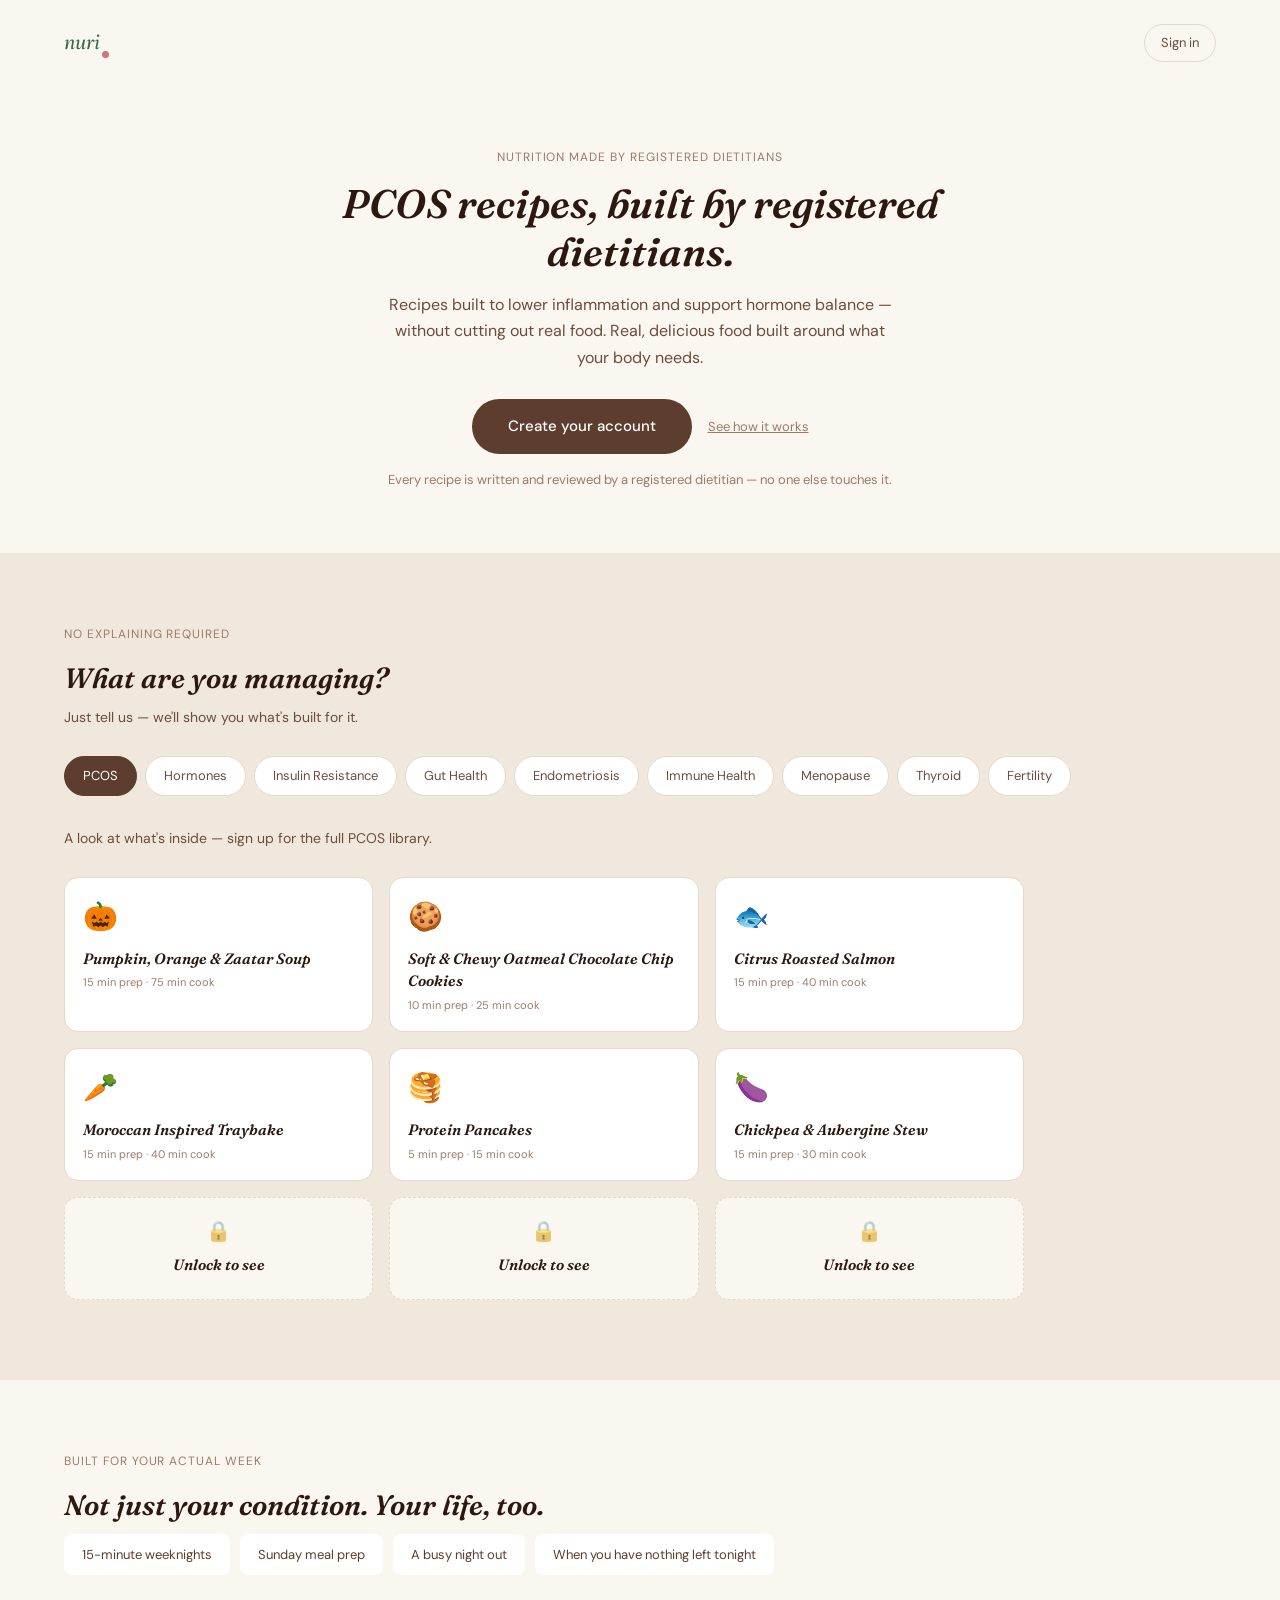
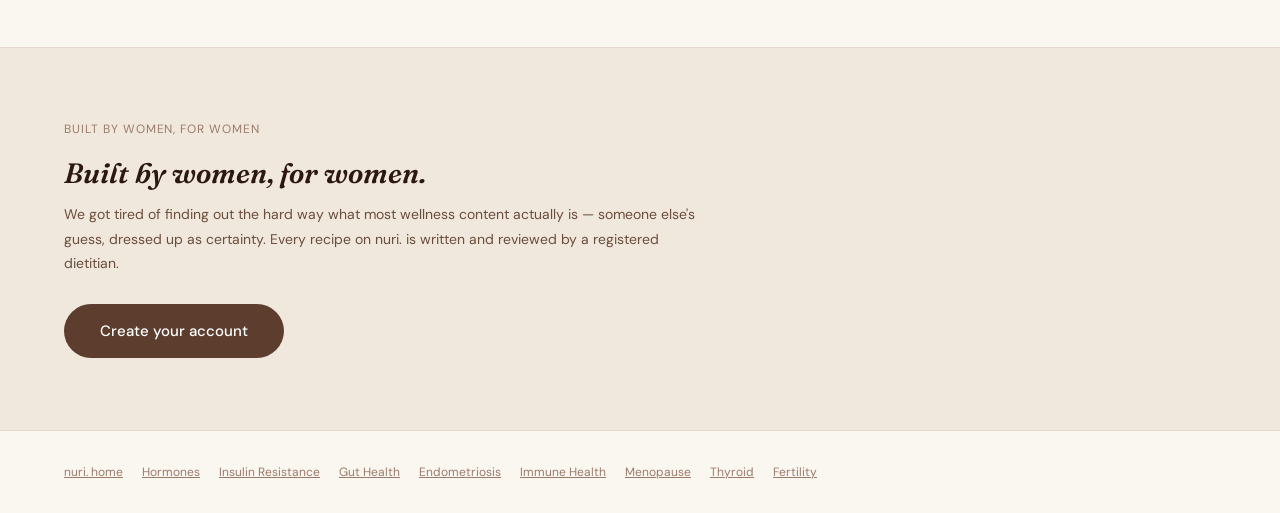
<file: pcos.html>
<!DOCTYPE html>
<html lang="en">
<head>
<meta charset="UTF-8" />
<meta name="viewport" content="width=device-width, initial-scale=1.0" />
<title>PCOS Recipes by Registered Dietitians | nuri.</title>
<meta name="description" content="PCOS recipes written and reviewed by registered dietitians. No influencers, no guessing — real food built for PCOS." />
<link rel="canonical" href="https://nurirecipes.com/pcos" />
<meta property="og:type" content="website" />
<meta property="og:title" content="PCOS Recipes by Registered Dietitians | nuri." />
<meta property="og:description" content="PCOS recipes written and reviewed by registered dietitians. No influencers, no guessing — real food built for PCOS." />
<meta property="og:url" content="https://nurirecipes.com/pcos" />
<meta name="twitter:card" content="summary" />
<link rel="preconnect" href="https://fonts.googleapis.com" />
<link rel="preconnect" href="https://fonts.gstatic.com" crossorigin />
<link href="https://fonts.googleapis.com/css2?family=Cormorant+Garamond:ital,wght@0,600;1,600&family=Fraunces:ital,wght@0,500;0,600;0,700;1,500;1,600;1,700&family=DM+Sans:wght@300;400;500;600&display=swap" rel="stylesheet" />
<style>
*,*::before,*::after{box-sizing:border-box;margin:0;padding:0;}
:root{
  --cream:#FAF6F0; --warm-beige:#F0E8DC; --border:#E4D9CC; --brown:#5C3D2E; --tan:#C4A882;
  --text:#2C1810; --text-mid:#6B4D3C; --text-light:#9C7B6A; --green-dark:#3A6B4A; --rose:#C47A7A;
  --radius:14px; --radius-sm:8px; --max:1200px;
  --font-landing:'Fraunces',Georgia,serif; --font-logo:'Cormorant Garamond',Georgia,serif; --font-body:'DM Sans',system-ui,sans-serif;
}
body{background:var(--cream);color:var(--text);font-family:var(--font-body);line-height:1.5;}
a{color:inherit;text-decoration:none;}
/* .wrap only ever sets horizontal padding; section/hero/footer only ever set vertical padding.
   Keeping these on disjoint properties means combining classes (e.g. class="hero wrap") can
   never have one shorthand silently wipe out the other's spacing. */
.wrap{padding-left:64px;padding-right:64px;}
header{padding-top:24px;padding-bottom:24px;}
.logo{font-family:var(--font-logo);font-size:24px;font-style:italic;font-weight:600;color:var(--green-dark);display:inline-flex;align-items:flex-end;}
.logo-dot{display:inline-block;width:7px;height:7px;border-radius:50%;background:var(--rose);margin-left:2px;margin-bottom:2px;}
header .signin{float:right;font-size:13px;color:var(--text-mid);padding:8px 16px;border:1px solid var(--border);border-radius:50px;}
.hero{padding-top:64px;padding-bottom:64px;text-align:center;}
.hero-inner{max-width:680px;margin:0 auto;}
.eyebrow{font-size:12px;letter-spacing:0.08em;text-transform:uppercase;color:var(--text-light);margin-bottom:14px;}
h1{font-family:var(--font-landing);font-style:italic;font-weight:600;font-size:40px;color:var(--text);line-height:1.2;margin:0 auto 16px;}
.sub{font-size:16px;color:var(--text-mid);line-height:1.65;margin:0 auto 28px;max-width:520px;}
.cta-row{display:flex;align-items:center;justify-content:center;gap:16px;flex-wrap:wrap;}
.cta{display:inline-block;padding:16px 36px;background:var(--brown);color:#fff;border-radius:50px;font-size:15px;font-weight:500;}
.cta-ghost{font-size:13px;color:var(--text-light);text-decoration:underline;}
.note{margin-top:16px;font-size:13px;color:var(--text-light);}
.pill-row{display:flex;flex-wrap:wrap;gap:8px;margin-bottom:32px;}
.pill{padding:9px 18px;border-radius:50px;font-size:13px;border:1px solid var(--border);background:#fff;color:var(--text-mid);}
.pill.active{background:var(--brown);color:#fff;border-color:var(--brown);}
section{padding-top:72px;padding-bottom:72px;}
.picker{background:var(--warm-beige);}
.section-title{font-family:var(--font-landing);font-style:italic;font-weight:600;font-size:28px;color:var(--text);margin-bottom:8px;}
.section-sub{font-size:14px;color:var(--text-mid);margin-bottom:28px;max-width:520px;}
.grid{display:grid;grid-template-columns:repeat(auto-fit,minmax(240px,1fr));gap:16px;margin-bottom:8px;max-width:960px;}
.card{background:#fff;border:1px solid var(--border);border-radius:var(--radius);padding:18px;}
.card-emoji{font-size:28px;margin-bottom:10px;}
.card-title{font-family:var(--font-landing);font-style:italic;font-weight:600;font-size:15px;color:var(--text);margin-bottom:4px;}
.card-meta{font-size:11px;color:var(--text-light);}
.card-locked{background:var(--cream);border-style:dashed;text-align:center;}
.card-lock{font-size:20px;margin-bottom:8px;opacity:0.6;}
.lifestyle{background:var(--cream);}
.chip-row{display:flex;flex-wrap:wrap;gap:10px;}
.chip{background:#fff;border-radius:var(--radius-sm);padding:11px 18px;font-size:13px;color:var(--brown);}
.trust{background:var(--warm-beige);border-top:1px solid var(--border);}
.trust-text{font-size:14px;line-height:1.75;color:var(--text-mid);max-width:640px;margin-bottom:28px;}
footer{border-top:1px solid var(--border);padding:32px 64px;font-size:12px;color:var(--text-light);}
footer a{text-decoration:underline;margin-right:16px;}
@media(max-width:700px){
  .wrap{padding-left:20px;padding-right:20px;}
  section{padding-top:48px;padding-bottom:48px;}
  h1{font-size:28px;}
  .section-title{font-size:22px;}
  .grid{grid-template-columns:1fr;}
  header .signin{float:none;display:inline-block;margin-top:12px;}
  footer{padding-top:32px;padding-bottom:32px;padding-left:20px;padding-right:20px;}
}
</style>
</head>
<body>
<header class="wrap">
  <a class="logo" href="/">nuri<span class="logo-dot"></span></a>
  <a class="signin" href="/">Sign in</a>
</header>

<div class="hero wrap">
  <div class="hero-inner">
    <div class="eyebrow">nutrition made by registered dietitians</div>
    <h1>PCOS recipes, built by registered dietitians.</h1>
    <p class="sub">Recipes built to lower inflammation and support hormone balance — without cutting out real food. Real, delicious food built around what your body needs.</p>
    <div class="cta-row">
      <a class="cta" href="/?signup=1&src=pcos">Create your account</a>
      <a class="cta-ghost" href="/">See how it works</a>
    </div>
    <p class="note">Every recipe is written and reviewed by a registered dietitian — no one else touches it.</p>
  </div>
</div>

<section class="picker wrap">
  <div class="eyebrow">no explaining required</div>
  <div class="section-title">What are you managing?</div>
  <div class="section-sub">Just tell us — we'll show you what's built for it.</div>
  <div class="pill-row">
    <a class="pill active" href="pcos.html">PCOS</a>
        <a class="pill" href="hormones.html">Hormones</a>
        <a class="pill" href="insulin-resistance.html">Insulin Resistance</a>
        <a class="pill" href="gut-health.html">Gut Health</a>
        <a class="pill" href="endometriosis.html">Endometriosis</a>
        <a class="pill" href="immune-health.html">Immune Health</a>
        <a class="pill" href="menopause.html">Menopause</a>
        <a class="pill" href="thyroid.html">Thyroid</a>
        <a class="pill" href="fertility.html">Fertility</a>
  </div>
  <div class="section-sub">A look at what's inside — sign up for the full PCOS library.</div>
  <div class="grid">
    <div class="card">
          <div class="card-emoji">🎃</div>
          <div class="card-title">Pumpkin, Orange &amp; Zaatar Soup</div>
          <div class="card-meta">15 min prep · 75 min cook</div>
        </div>
        <div class="card">
          <div class="card-emoji">🍪</div>
          <div class="card-title">Soft &amp; Chewy Oatmeal Chocolate Chip Cookies</div>
          <div class="card-meta">10 min prep · 25 min cook</div>
        </div>
        <div class="card">
          <div class="card-emoji">🐟</div>
          <div class="card-title">Citrus Roasted Salmon</div>
          <div class="card-meta">15 min prep · 40 min cook</div>
        </div>
        <div class="card">
          <div class="card-emoji">🥕</div>
          <div class="card-title">Moroccan Inspired Traybake</div>
          <div class="card-meta">15 min prep · 40 min cook</div>
        </div>
        <div class="card">
          <div class="card-emoji">🥞</div>
          <div class="card-title">Protein Pancakes</div>
          <div class="card-meta">5 min prep · 15 min cook</div>
        </div>
        <div class="card">
          <div class="card-emoji">🍆</div>
          <div class="card-title">Chickpea &amp; Aubergine Stew</div>
          <div class="card-meta">15 min prep · 30 min cook</div>
        </div>
    <div class="card card-locked"><div class="card-lock">🔒</div><div class="card-title">Unlock to see</div></div>
        <div class="card card-locked"><div class="card-lock">🔒</div><div class="card-title">Unlock to see</div></div>
        <div class="card card-locked"><div class="card-lock">🔒</div><div class="card-title">Unlock to see</div></div>
  </div>
</section>

<section class="lifestyle wrap">
  <div class="eyebrow">built for your actual week</div>
  <div class="section-title">Not just your condition. Your life, too.</div>
  <div class="chip-row">
    <div class="chip">15-minute weeknights</div>
      <div class="chip">Sunday meal prep</div>
      <div class="chip">A busy night out</div>
      <div class="chip">When you have nothing left tonight</div>
  </div>
</section>

<section class="trust wrap">
  <div class="eyebrow">built by women, for women</div>
  <div class="section-title">Built by women, for women.</div>
  <p class="trust-text">We got tired of finding out the hard way what most wellness content actually is — someone else's guess, dressed up as certainty. Every recipe on nuri. is written and reviewed by a registered dietitian.</p>
  <a class="cta" href="/?signup=1&src=pcos">Create your account</a>
</section>

<footer>
  <a href="/">nuri. home</a>
  <a href="hormones.html">Hormones</a>
  <a href="insulin-resistance.html">Insulin Resistance</a>
  <a href="gut-health.html">Gut Health</a>
  <a href="endometriosis.html">Endometriosis</a>
  <a href="immune-health.html">Immune Health</a>
  <a href="menopause.html">Menopause</a>
  <a href="thyroid.html">Thyroid</a>
  <a href="fertility.html">Fertility</a>
</footer>

</body>
</html>
</file>
<file: chronically.css>
/* =========================================================
   CHRONICALLY — THE NEWSLETTER BY NURI
========================================================= */


/* =========================================================
   1. WEB FONTS
========================================================= */

@import url(
    "https://fonts.googleapis.com/css2?family=Inria+Serif:ital,wght@0,300;0,400;0,700;1,400&family=Noto+Serif+Display:ital,wght@0,400;0,500;0,600;1,400;1,500&display=swap"
);



/* =========================================================
   2. NURI BRAND VARIABLES
========================================================= */

:root {

    --nuri-green: #3f6d5f;
    --nuri-green-dark: #2d5146;

    --nuri-pink: #f49c99;
    --nuri-pink-soft: #f8d4d1;

    --nuri-cream: #fef5e9;
    --nuri-white: #fffdf9;

    --nuri-yellow: #f4d679;
    --nuri-red: #bb4d53;

    --text-main: #30473f;
    --text-soft: #756d66;

    --line: rgba(63, 109, 95, 0.18);

    --font-body:
        "Inria Serif",
        Georgia,
        serif;

    --font-display:
        "Noto Serif Display",
        Georgia,
        serif;

    /*
       Replace this fallback with Biro Script Plus
       when the approved Nuri webfont is available.
    */
    --font-script:
        "Brush Script MT",
        "Segoe Script",
        cursive;

    --container: 1220px;

    --section-space: 110px;

    --shadow-soft:
        0 16px 40px rgba(52, 70, 64, 0.1);
}



/* =========================================================
   3. RESET
========================================================= */

*,
*::before,
*::after {
    box-sizing: border-box;
}

html {
    scroll-behavior: smooth;
}

body {
    margin: 0;

    background: var(--nuri-cream);
    color: var(--text-main);

    font-family: var(--font-body);

    font-size: 17px;
    line-height: 1.7;

    overflow-x: hidden;
}

img {
    display: block;

    width: 100%;
    max-width: 100%;
}

a {
    color: inherit;
    text-decoration: none;
}

input,
button {
    font: inherit;
}

button {
    cursor: pointer;
}

h1,
h2,
h3,
p {
    margin-top: 0;
}

h2,
h3 {
    color: var(--nuri-green-dark);
}

h2 {
    font-family: var(--font-display);
    font-weight: 500;

    line-height: 1.05;

    letter-spacing: -0.035em;
}

h3 {
    font-family: var(--font-display);

    font-weight: 500;

    line-height: 1.2;
}



/* =========================================================
   4. ACCESSIBILITY
========================================================= */

.sr-only {
    position: absolute;

    width: 1px;
    height: 1px;

    padding: 0;
    margin: -1px;

    overflow: hidden;

    clip: rect(0, 0, 0, 0);

    white-space: nowrap;

    border: 0;
}



/* =========================================================
   5. GLOBAL LAYOUT
========================================================= */

.section-container {
    width: min(var(--container), calc(100% - 48px));

    margin: 0 auto;
}

main {
    overflow: hidden;
}



/* =========================================================
   6. SMALL TYPOGRAPHY STYLES
========================================================= */

.eyebrow,
.section-kicker,
.article-category,
.roundup-type,
.subscribe-small,
.editorial-small,
.card-label {

    font-family:
        Arial,
        Helvetica,
        sans-serif;

    font-size: 0.7rem;

    font-weight: 700;

    letter-spacing: 0.2em;

    text-transform: uppercase;
}


.handwritten-label {
    display: inline-block;

    margin-bottom: 10px;

    font-family: var(--font-script);

    font-size: 2.2rem;

    color: var(--nuri-green);

    transform: rotate(-2deg);
}



/* =========================================================
   7. ANNOUNCEMENT BAR
========================================================= */

.announcement-bar {
    padding: 10px 20px;

    background: var(--nuri-green);

    color: var(--nuri-cream);

    text-align: center;
}

.announcement-bar p {
    margin: 0;

    font-family:
        Arial,
        Helvetica,
        sans-serif;

    font-size: 0.75rem;

    letter-spacing: 0.06em;
}



/* =========================================================
   8. HEADER / NAVIGATION
========================================================= */

.site-header {
    position: relative;

    z-index: 20;

    background: rgba(254, 245, 233, 0.97);

    border-bottom: 1px solid var(--line);
}


.navbar {
    width: min(var(--container), calc(100% - 48px));

    min-height: 94px;

    margin: 0 auto;

    display: flex;

    align-items: center;
    justify-content: space-between;

    gap: 35px;
}



/* REAL NURI LOGO */

.nuri-logo-link {
    display: inline-flex;

    align-items: center;

    flex-shrink: 0;
}


.nuri-logo-img {
    width: 125px;

    height: auto;
}



/* NAV LINKS */

.nav-links {
    display: flex;

    align-items: center;

    gap: 34px;
}


.nav-links a {
    position: relative;

    font-family:
        Arial,
        Helvetica,
        sans-serif;

    font-size: 0.72rem;

    letter-spacing: 0.11em;

    text-transform: uppercase;

    color: var(--nuri-green-dark);
}


.nav-links a::after {
    content: "";

    position: absolute;

    left: 0;
    bottom: -7px;

    width: 0;
    height: 1px;

    background: var(--nuri-pink);

    transition: width 0.25s ease;
}


.nav-links a:hover::after {
    width: 100%;
}



/* NAV CTA */

.nav-cta {
    min-height: 45px;

    padding: 0 22px;

    display: inline-flex;

    align-items: center;
    justify-content: center;

    border-radius: 999px;

    background: var(--nuri-green);

    color: var(--nuri-cream);

    font-family:
        Arial,
        Helvetica,
        sans-serif;

    font-size: 0.68rem;

    font-weight: 700;

    letter-spacing: 0.1em;

    text-transform: uppercase;

    transition:
        background 0.25s ease,
        transform 0.25s ease;
}


.nav-cta:hover {
    background: var(--nuri-green-dark);

    transform: translateY(-2px);
}



/* =========================================================
   9. HERO
========================================================= */

.hero {
    position: relative;

    padding: 85px 0 115px;

    background: var(--nuri-cream);
}


.hero-inner {
    width: min(var(--container), calc(100% - 48px));

    margin: 0 auto;

    display: grid;

    grid-template-columns:
        minmax(0, 1fr)
        minmax(420px, 0.9fr);

    gap: 90px;

    align-items: center;
}


.hero-copy {
    max-width: 650px;
}


.eyebrow {
    margin-bottom: 20px;

    color: var(--nuri-pink);
}



/* CHRONICALLY WORDMARK */

.chronically-logo {
    margin-bottom: 22px;

    font-family: var(--font-script);

    font-size: clamp(5rem, 9vw, 8.7rem);

    font-weight: 400;

    letter-spacing: -0.06em;

    line-height: 0.78;

    color: var(--nuri-green);

    transform: rotate(-2deg);
}


.hero-heart {
    display: inline-block;

    position: relative;

    top: -15px;

    margin-left: 12px;

    font-size: 0.5em;

    color: var(--nuri-pink);

    transform: rotate(8deg);
}



/* HERO TEXT */

.hero-tagline {
    max-width: 620px;

    margin-bottom: 24px;

    font-family: var(--font-display);

    font-size: clamp(2rem, 3.2vw, 3.3rem);

    line-height: 1.04;

    letter-spacing: -0.035em;

    color: var(--nuri-green-dark);
}


.hero-description {
    max-width: 580px;

    margin-bottom: 30px;

    color: var(--text-soft);

    font-size: 1.08rem;

    line-height: 1.7;
}



/* =========================================================
   10. SIGNUP FORMS
========================================================= */

.signup-form {
    width: 100%;

    max-width: 570px;

    display: flex;

    align-items: stretch;

    gap: 10px;
}


.signup-form input {
    min-height: 56px;

    flex: 1;

    padding: 0 21px;

    border: 1px solid rgba(63, 109, 95, 0.25);

    border-radius: 999px;

    outline: none;

    background: var(--nuri-white);

    color: var(--nuri-green-dark);

    transition:
        border-color 0.2s ease,
        box-shadow 0.2s ease;
}


.signup-form input::placeholder {
    color: rgba(48, 71, 63, 0.45);
}


.signup-form input:focus {
    border-color: var(--nuri-green);

    box-shadow:
        0 0 0 4px rgba(63, 109, 95, 0.08);
}


.signup-form button {
    min-height: 56px;

    padding: 0 25px;

    border: 0;

    border-radius: 999px;

    background: var(--nuri-green);

    color: var(--nuri-cream);

    font-family:
        Arial,
        Helvetica,
        sans-serif;

    font-size: 0.68rem;

    font-weight: 700;

    letter-spacing: 0.08em;

    text-transform: uppercase;

    transition:
        background 0.25s ease,
        transform 0.25s ease;
}


.signup-form button:hover {
    background: var(--nuri-green-dark);

    transform: translateY(-2px);
}


.signup-note {
    margin-top: 12px;

    margin-bottom: 0;

    color: var(--text-soft);

    font-size: 0.83rem;
}



/* =========================================================
   11. HERO COLLAGE
========================================================= */

.hero-visual {
    position: relative;

    min-height: 575px;
}



/* GINGHAM FRAME */

.hero-photo-frame {
    position: absolute;

    width: 390px;
    height: 510px;

    top: 35px;
    right: 45px;

    padding: 14px;

    background:
        repeating-linear-gradient(
            0deg,
            rgba(244, 214, 121, 0.68) 0 8px,
            transparent 8px 16px
        ),
        repeating-linear-gradient(
            90deg,
            rgba(244, 214, 121, 0.68) 0 8px,
            transparent 8px 16px
        );

    background-color: var(--nuri-white);

    transform: rotate(1.2deg);

    box-shadow: var(--shadow-soft);
}


.hero-photo {
    width: 100%;
    height: 100%;

    overflow: hidden;
}


.hero-photo img {
    width: 100%;
    height: 100%;

    object-fit: cover;
}



/* HANDWRITTEN NOTE */

.hero-note {
    position: absolute;

    top: 5px;
    right: -5px;

    width: 200px;

    z-index: 5;

    font-family: var(--font-script);

    font-size: 1.55rem;

    line-height: 1.05;

    color: var(--nuri-green);

    transform: rotate(5deg);
}


.doodle-arrow {
    display: block;

    margin-top: 0;

    margin-left: 20px;

    font-size: 2.2rem;
}



/* FEATURE CARD */

.hero-card {
    position: absolute;

    z-index: 6;

    left: -8px;
    bottom: 20px;

    width: 225px;

    padding: 24px 24px 28px;

    background: var(--nuri-pink);

    transform: rotate(-5deg);

    box-shadow: var(--shadow-soft);
}


.hero-card .card-label {
    display: block;

    margin-bottom: 14px;

    color: var(--nuri-green-dark);
}


.hero-card p {
    margin: 0;

    font-family: var(--font-display);

    font-size: 1.45rem;

    line-height: 1.12;

    color: var(--nuri-green-dark);
}



/* RD STICKER */

.hero-sticker {
    position: absolute;

    z-index: 7;

    right: -8px;
    bottom: 150px;

    padding: 13px 18px;

    border-radius: 999px;

    background: var(--nuri-yellow);

    color: var(--nuri-green-dark);

    font-family:
        Arial,
        Helvetica,
        sans-serif;

    font-size: 0.66rem;

    font-weight: 700;

    letter-spacing: 0.12em;

    text-transform: uppercase;

    transform: rotate(7deg);

    box-shadow: var(--shadow-soft);
}



/* =========================================================
   12. BRAND BRIDGE
========================================================= */

.brand-bridge {
    padding: 29px 24px;

    background: var(--nuri-green);

    color: var(--nuri-cream);

    text-align: center;
}


.brand-bridge p {
    max-width: 900px;

    margin: 0 auto;

    font-family: var(--font-display);

    font-size: clamp(1.25rem, 2vw, 1.65rem);

    line-height: 1.4;
}


.brand-bridge strong {
    color: var(--nuri-pink);
}



/* =========================================================
   13. ABOUT
========================================================= */

.about-section {
    padding: var(--section-space) 0;

    background: var(--nuri-white);
}


.about-section .section-container {
    display: grid;

    grid-template-columns:
        0.8fr
        1.3fr
        0.75fr;

    gap: 70px;

    align-items: start;
}


.about-heading h2 {
    margin-bottom: 0;

    font-size: clamp(3rem, 4.5vw, 4.8rem);
}


.section-kicker {
    margin-bottom: 14px;

    color: var(--nuri-pink);
}


.about-copy p {
    color: var(--text-soft);

    font-size: 1.05rem;
}


.about-copy p:last-child {
    margin-bottom: 0;
}



/* NOTE CARD */

.about-note {
    position: relative;

    padding: 30px;

    background: var(--nuri-pink-soft);

    box-shadow: var(--shadow-soft);

    transform: rotate(2deg);
}


.about-note::before {
    content: "";

    position: absolute;

    top: -8px;
    left: 50%;

    width: 55px;
    height: 14px;

    background: rgba(244, 214, 121, 0.8);

    transform:
        translateX(-50%)
        rotate(-4deg);
}


.note-script {
    display: block;

    margin-bottom: 6px;

    font-family: var(--font-script);

    font-size: 1.7rem;

    color: var(--nuri-green);
}


.about-note strong {
    display: block;

    font-family: var(--font-display);

    font-size: 1.35rem;

    font-weight: 500;

    line-height: 1.25;

    color: var(--nuri-green-dark);
}


.note-heart {
    position: absolute;

    right: 18px;
    bottom: 8px;

    font-size: 2rem;

    color: var(--nuri-pink);
}



/* =========================================================
   14. TOPICS
========================================================= */

.topics-section {
    padding: var(--section-space) 0;

    background: var(--nuri-cream);
}


.section-heading {
    margin-bottom: 60px;
}


.section-heading.centered {
    text-align: center;
}


.section-heading h2 {
    margin-bottom: 0;

    font-size: clamp(3rem, 5vw, 5rem);
}


.topic-grid {
    display: grid;

    grid-template-columns: repeat(5, 1fr);

    gap: 25px;
}


.topic-item {
    padding: 10px;

    text-align: center;
}


.topic-icon {
    width: 92px;
    height: 92px;

    margin: 0 auto 20px;

    display: flex;

    align-items: center;
    justify-content: center;

    border: 1px solid rgba(63, 109, 95, 0.17);

    border-radius: 50%;

    background: var(--nuri-white);

    color: var(--nuri-green);

    font-size: 2rem;

    transition:
        transform 0.25s ease,
        background 0.25s ease;
}


.topic-item:nth-child(2) .topic-icon {
    background: rgba(244, 214, 121, 0.45);
}


.topic-item:nth-child(4) .topic-icon {
    background: var(--nuri-pink-soft);
}


.topic-item:hover .topic-icon {
    transform:
        translateY(-6px)
        rotate(-4deg);
}


.topic-item h3 {
    margin-bottom: 10px;

    font-size: 1.35rem;
}


.topic-item p {
    margin-bottom: 0;

    color: var(--text-soft);

    font-size: 0.9rem;

    line-height: 1.55;
}



/* =========================================================
   15. LATEST ARTICLES
========================================================= */

.latest-section {
    position: relative;

    padding: var(--section-space) 0;

    background: var(--nuri-white);
}


.latest-section::before {
    content: "";

    position: absolute;

    top: 70px;
    right: -100px;

    width: 270px;
    height: 270px;

    border-radius: 50%;

    background: rgba(244, 156, 153, 0.15);
}


.article-grid {
    display: grid;

    grid-template-columns: repeat(3, 1fr);

    gap: 30px;
}


.article-card {
    overflow: hidden;

    background: var(--nuri-cream);

    border: 1px solid rgba(63, 109, 95, 0.09);

    transition:
        transform 0.3s ease,
        box-shadow 0.3s ease;
}


.article-card:hover {
    transform: translateY(-8px);

    box-shadow: var(--shadow-soft);
}


.article-image {
    display: block;

    aspect-ratio: 4 / 3;

    overflow: hidden;
}


.article-image img {
    width: 100%;
    height: 100%;

    object-fit: cover;

    transition: transform 0.35s ease;
}


.article-card:hover img {
    transform: scale(1.035);
}


.article-content {
    padding: 29px;
}


.article-category {
    margin-bottom: 12px;

    color: var(--nuri-pink);
}


.article-content h3 {
    margin-bottom: 14px;

    font-size: 1.8rem;
}


.article-content p {
    color: var(--text-soft);
}


.read-link {
    display: inline-block;

    padding-bottom: 2px;

    border-bottom: 1px solid var(--nuri-green);

    color: var(--nuri-green);

    font-family:
        Arial,
        Helvetica,
        sans-serif;

    font-size: 0.68rem;

    font-weight: 700;

    letter-spacing: 0.1em;

    text-transform: uppercase;
}



/* =========================================================
   16. CHRONICALLY QUOTE SECTION
========================================================= */

.editorial-break {
    padding: 70px;

    background:
        repeating-linear-gradient(
            0deg,
            rgba(187, 77, 83, 0.27) 0 7px,
            transparent 7px 14px
        ),
        repeating-linear-gradient(
            90deg,
            rgba(187, 77, 83, 0.27) 0 7px,
            transparent 7px 14px
        );

    background-color: var(--nuri-white);
}


.editorial-break-inner {
    max-width: 1000px;

    margin: 0 auto;

    padding: 65px 70px;

    background: rgba(254, 245, 233, 0.94);

    text-align: center;

    box-shadow: var(--shadow-soft);
}


.editorial-small {
    margin-bottom: 22px;

    color: var(--nuri-pink);
}


.editorial-break blockquote {
    margin: 0;

    font-family: var(--font-script);

    font-size: clamp(3.6rem, 6vw, 6.7rem);

    line-height: 0.94;

    color: var(--nuri-green);

    transform: rotate(-1deg);
}


.editorial-break blockquote span {
    color: var(--nuri-pink);
}



/* =========================================================
   17. GROUP CHAT ROUNDUP
========================================================= */

.roundup-section {
    padding: var(--section-space) 0;

    background: var(--nuri-cream);
}


.roundup-heading {
    margin-bottom: 55px;
}


.roundup-heading h2 {
    margin-bottom: 0;

    font-size: clamp(3rem, 5vw, 5rem);
}


.roundup-grid {
    display: grid;

    grid-template-columns: repeat(4, 1fr);

    border-top: 1px solid var(--line);
    border-bottom: 1px solid var(--line);
}


.roundup-item {
    min-height: 260px;

    padding: 34px 28px;

    border-right: 1px solid var(--line);

    transition: background 0.25s ease;
}


.roundup-item:last-child {
    border-right: 0;
}


.roundup-item:hover {
    background: var(--nuri-white);
}


.roundup-number {
    display: block;

    margin-bottom: 28px;

    font-family: var(--font-script);

    font-size: 2.1rem;

    color: var(--nuri-pink);
}


.roundup-type {
    display: block;

    margin-bottom: 12px;

    color: var(--nuri-green);
}


.roundup-item h3 {
    margin-bottom: 0;

    font-size: 1.45rem;
}



/* =========================================================
   18. NURI PRODUCT SECTION
========================================================= */

.nuri-section {
    padding: var(--section-space) 0;

    background: var(--nuri-green);

    color: var(--nuri-cream);
}


.nuri-section-inner {
    display: grid;

    grid-template-columns:
        1.2fr
        0.8fr;

    gap: 90px;

    align-items: center;
}


.nuri-section .section-kicker {
    color: var(--nuri-pink);
}


.nuri-section-copy h2 {
    max-width: 650px;

    margin-bottom: 24px;

    color: var(--nuri-cream);

    font-size: clamp(3rem, 5vw, 5rem);
}


.nuri-section-copy p {
    max-width: 590px;

    color: rgba(254, 245, 233, 0.8);
}


.primary-button {
    min-height: 52px;

    margin-top: 12px;

    padding: 0 24px;

    display: inline-flex;

    align-items: center;
    justify-content: center;

    border-radius: 999px;

    background: var(--nuri-pink);

    color: var(--nuri-green-dark);

    font-family:
        Arial,
        Helvetica,
        sans-serif;

    font-size: 0.7rem;

    font-weight: 700;

    letter-spacing: 0.09em;

    text-transform: uppercase;

    transition:
        transform 0.25s ease,
        background 0.25s ease;
}


.primary-button:hover {
    background: var(--nuri-yellow);

    transform: translateY(-3px);
}



/* NURI NOTE */

.nuri-section-note {
    position: relative;

    padding: 48px;

    background: var(--nuri-cream);

    color: var(--nuri-green-dark);

    transform: rotate(2deg);
}


.nuri-section-note::after {
    content: "♡";

    position: absolute;

    right: 22px;
    bottom: 8px;

    font-size: 4rem;

    color: var(--nuri-pink);
}


.nuri-section-note .handwritten-label {
    display: block;
}


.nuri-section-note strong {
    display: block;

    font-family: var(--font-display);

    font-size: 2rem;

    font-weight: 500;

    line-height: 1.2;
}



/* =========================================================
   19. FINAL SUBSCRIBE
========================================================= */

.subscribe-section {
    position: relative;

    padding: 130px 24px;

    background: var(--nuri-pink-soft);

    text-align: center;

    overflow: hidden;
}


.subscribe-section::before,
.subscribe-section::after {
    content: "";

    position: absolute;

    width: 175px;
    height: 175px;

    background:
        repeating-linear-gradient(
            0deg,
            rgba(244, 214, 121, 0.6) 0 7px,
            transparent 7px 14px
        ),
        repeating-linear-gradient(
            90deg,
            rgba(244, 214, 121, 0.6) 0 7px,
            transparent 7px 14px
        );

    background-color: var(--nuri-white);
}


.subscribe-section::before {
    top: 25px;
    left: -45px;

    transform: rotate(-9deg);
}


.subscribe-section::after {
    right: -40px;
    bottom: 25px;

    transform: rotate(8deg);
}


.subscribe-inner {
    position: relative;

    z-index: 2;

    max-width: 790px;

    margin: 0 auto;
}


.subscribe-small {
    color: var(--nuri-green);
}


.subscribe-title {
    margin-bottom: 26px;

    font-family: var(--font-script);

    font-size: clamp(4.2rem, 8vw, 7.5rem);

    font-weight: 400;

    line-height: 0.88;

    color: var(--nuri-green);

    transform: rotate(-2deg);
}


.subscribe-title span {
    color: var(--nuri-pink);
}


.subscribe-description {
    max-width: 620px;

    margin:
        0 auto
        29px;

    color: var(--text-soft);
}


.footer-signup {
    margin: 0 auto;
}


.subscribe-brand {
    margin-top: 42px;

    display: flex;

    align-items: center;
    justify-content: center;

    gap: 12px;

    color: var(--text-soft);

    font-size: 0.88rem;
}


.chronically-mini {
    font-family: var(--font-script);

    font-size: 1.8rem;

    color: var(--nuri-green);
}



/* =========================================================
   20. FOOTER
========================================================= */

.site-footer {
    padding: 55px 0 35px;

    background: var(--nuri-cream);

    border-top: 1px solid var(--line);
}


.footer-inner {
    width: min(var(--container), calc(100% - 48px));

    margin: 0 auto;

    display: grid;

    grid-template-columns:
        1fr
        auto;

    gap: 25px 60px;

    align-items: center;
}


.footer-logo-link {
    display: inline-block;
}


.footer-logo-img {
    width: 100px;

    height: auto;
}


.footer-brand p {
    margin: 7px 0 0;

    color: var(--text-soft);

    font-size: 0.86rem;
}


.footer-links {
    display: flex;

    flex-wrap: wrap;

    justify-content: flex-end;

    gap: 26px;
}


.footer-links a {
    font-family:
        Arial,
        Helvetica,
        sans-serif;

    font-size: 0.66rem;

    letter-spacing: 0.1em;

    text-transform: uppercase;

    color: var(--text-soft);
}


.footer-links a:hover {
    color: var(--nuri-pink);
}


.copyright {
    grid-column: 1 / -1;

    margin: 15px 0 0;

    padding-top: 25px;

    border-top: 1px solid var(--line);

    text-align: center;

    font-family:
        Arial,
        Helvetica,
        sans-serif;

    font-size: 0.64rem;

    letter-spacing: 0.08em;

    text-transform: uppercase;

    color: rgba(48, 71, 63, 0.55);
}



/* =========================================================
   21. FOCUS STATES
========================================================= */

a:focus-visible,
button:focus-visible,
input:focus-visible {
    outline:
        3px solid
        rgba(244, 156, 153, 0.55);

    outline-offset: 4px;
}



/* =========================================================
   22. TABLET
========================================================= */

@media (max-width: 1050px) {

    :root {
        --section-space: 90px;
    }


    .hero-inner {
        grid-template-columns:
            1fr
            0.9fr;

        gap: 45px;
    }


    .hero-photo-frame {
        width: 350px;
        height: 470px;

        right: 20px;
    }


    .about-section .section-container {
        grid-template-columns:
            1fr
            1.4fr;
    }


    .about-note {
        grid-column: 1 / -1;

        max-width: 470px;
    }


    .topic-grid {
        grid-template-columns: repeat(3, 1fr);

        row-gap: 45px;
    }


    .roundup-grid {
        grid-template-columns: repeat(2, 1fr);
    }


    .roundup-item:nth-child(2) {
        border-right: 0;
    }


    .roundup-item:nth-child(-n + 2) {
        border-bottom: 1px solid var(--line);
    }

}



/* =========================================================
   23. MOBILE / TABLET
========================================================= */

@media (max-width: 800px) {

    body {
        font-size: 16px;
    }


    .navbar {
        min-height: 80px;
    }


    .nuri-logo-img {
        width: 105px;
    }


    .nav-links {
        display: none;
    }


    .hero {
        padding-top: 65px;
    }


    .hero-inner {
        grid-template-columns: 1fr;

        gap: 65px;
    }


    .hero-copy {
        margin: 0 auto;

        text-align: center;
    }


    .hero-tagline,
    .hero-description {
        margin-left: auto;
        margin-right: auto;
    }


    .hero-signup {
        margin-left: auto;
        margin-right: auto;
    }


    .hero-visual {
        width: 100%;

        max-width: 540px;

        min-height: 565px;

        margin: 0 auto;
    }


    .hero-photo-frame {
        right: 60px;
    }


    .about-section .section-container {
        grid-template-columns: 1fr;

        gap: 35px;
    }


    .about-note {
        grid-column: auto;
    }


    .article-grid {
        grid-template-columns: 1fr;

        max-width: 620px;

        margin: 0 auto;
    }


    .nuri-section-inner {
        grid-template-columns: 1fr;

        gap: 55px;
    }


    .nuri-section-note {
        max-width: 550px;
    }


    .footer-inner {
        grid-template-columns: 1fr;

        text-align: center;
    }


    .footer-links {
        justify-content: center;
    }

}



/* =========================================================
   24. SMALL MOBILE
========================================================= */

@media (max-width: 560px) {

    :root {
        --section-space: 72px;
    }


    .section-container,
    .navbar,
    .hero-inner,
    .footer-inner {
        width: min(
            var(--container),
            calc(100% - 30px)
        );
    }


    .announcement-bar p {
        font-size: 0.64rem;
    }


    .nuri-logo-img {
        width: 95px;
    }


    .nav-cta {
        font-size: 0.6rem;

        min-height: 41px;

        padding: 0 15px;
    }


    .hero {
        padding:
            55px
            0
            90px;
    }


    .chronically-logo {
        font-size: clamp(
            4.3rem,
            22vw,
            6rem
        );
    }


    .hero-tagline {
        font-size: 2rem;
    }


    .signup-form {
        flex-direction: column;
    }


    .signup-form input,
    .signup-form button {
        width: 100%;
    }


    .hero-visual {
        min-height: 480px;
    }


    .hero-photo-frame {
        width: 300px;
        height: 415px;

        top: 30px;
        right: 18px;
    }


    .hero-note {
        width: 145px;

        top: 0;
        right: -5px;

        font-size: 1.25rem;
    }


    .hero-card {
        width: 170px;

        left: -4px;
        bottom: 7px;

        padding: 20px;
    }


    .hero-card p {
        font-size: 1.18rem;
    }


    .hero-sticker {
        right: -4px;
        bottom: 70px;

        padding: 11px 13px;

        font-size: 0.57rem;
    }


    .topic-grid {
        grid-template-columns: 1fr;

        max-width: 360px;

        margin: 0 auto;
    }


    .section-heading h2,
    .roundup-heading h2,
    .nuri-section-copy h2 {
        font-size: 2.8rem;
    }


    .editorial-break {
        padding: 28px 16px;
    }


    .editorial-break-inner {
        padding: 50px 22px;
    }


    .editorial-break blockquote {
        font-size: 3.4rem;
    }


    .roundup-grid {
        grid-template-columns: 1fr;
    }


    .roundup-item {
        min-height: auto;

        border-right: 0;

        border-bottom: 1px solid var(--line);
    }


    .roundup-item:last-child {
        border-bottom: 0;
    }


    .nuri-section-note {
        padding: 35px 28px;
    }


    .subscribe-section {
        padding: 95px 18px;
    }


    .subscribe-title {
        font-size: 4rem;
    }


    .subscribe-brand {
        flex-direction: column;

        gap: 2px;
    }

}



/* =========================================================
   25. REDUCED MOTION
========================================================= */

@media (prefers-reduced-motion: reduce) {

    *,
    *::before,
    *::after {
        scroll-behavior: auto !important;

        animation: none !important;

        transition: none !important;
    }

}
/* =========================================================
   26. CHRONICALLY ARTICLE PAGE
========================================================= */
.article-page{background:var(--nuri-cream)}
.article-navbar .nav-links a:first-child{color:var(--nuri-pink)}
.article-hero{padding:78px 0 55px;background:var(--nuri-cream)}
.article-hero-inner{width:min(980px,calc(100% - 48px));margin:0 auto;text-align:center}
.article-back{display:inline-block;margin-bottom:34px;font-family:Arial,Helvetica,sans-serif;font-size:.7rem;font-weight:700;letter-spacing:.11em;text-transform:uppercase;color:var(--nuri-green)}
.article-hero-category{margin-bottom:18px;color:var(--nuri-pink)}
.article-hero h1{max-width:920px;margin:0 auto 25px;font-family:var(--font-display);font-size:clamp(3.6rem,7vw,7rem);font-weight:500;line-height:.94;letter-spacing:-.055em;color:var(--nuri-green-dark)}
.article-deck{max-width:760px;margin:0 auto 28px;font-family:var(--font-display);font-size:clamp(1.3rem,2.1vw,1.75rem);line-height:1.42;color:var(--text-soft)}
.article-byline{display:flex;justify-content:center;flex-wrap:wrap;gap:10px 24px;font-family:Arial,Helvetica,sans-serif;font-size:.68rem;font-weight:700;letter-spacing:.08em;text-transform:uppercase;color:rgba(48,71,63,.65)}
.article-byline span+span:before{content:'♡';margin-right:24px;color:var(--nuri-pink)}
.article-cover-section{padding:10px 24px 95px;background:var(--nuri-cream)}
.article-cover-wrap{position:relative;width:min(920px,100%);margin:0 auto;min-height:570px}
.article-cover-frame{position:absolute;inset:20px 65px 20px 65px;padding:15px;background:repeating-linear-gradient(0deg,rgba(244,214,121,.6) 0 8px,transparent 8px 16px),repeating-linear-gradient(90deg,rgba(244,214,121,.6) 0 8px,transparent 8px 16px);background-color:var(--nuri-white);box-shadow:var(--shadow-soft);transform:rotate(-.7deg)}
.article-cover-frame img{width:100%;height:100%;object-fit:cover}
.article-cover-note{position:absolute;right:-10px;top:0;z-index:4;font-family:var(--font-script);font-size:1.8rem;line-height:1.05;color:var(--nuri-green);transform:rotate(5deg)}
.article-cover-sticker{position:absolute;left:5px;bottom:40px;z-index:4;padding:13px 18px;border-radius:999px;background:var(--nuri-pink);color:var(--nuri-green-dark);font-family:Arial,Helvetica,sans-serif;font-size:.65rem;font-weight:700;letter-spacing:.12em;transform:rotate(-6deg);box-shadow:var(--shadow-soft)}
.article-body{background:var(--nuri-white)}
.article-prose{width:min(760px,calc(100% - 48px));margin:0 auto;padding:90px 0 20px}
.article-prose p{font-size:1.12rem;line-height:1.9;color:#4f5f59;margin-bottom:28px}
.article-prose .article-lede{font-family:var(--font-display);font-size:clamp(1.55rem,2.6vw,2.25rem);line-height:1.45;color:var(--nuri-green-dark);margin-bottom:48px}
.article-prose h2{margin:64px 0 25px;font-size:clamp(2.2rem,4vw,3.7rem)}
.article-prose em{color:var(--nuri-green-dark)}
.article-pullquote{margin:68px -100px;padding:55px 75px;background:var(--nuri-cream);border:1px solid rgba(63,109,95,.12);text-align:center;transform:rotate(-.4deg)}
.pullquote-script{display:block;margin-bottom:12px;font-family:var(--font-script);font-size:2rem;color:var(--nuri-pink);transform:rotate(-2deg)}
.article-pullquote blockquote{margin:0;font-family:var(--font-display);font-size:clamp(2rem,3.6vw,3.3rem);line-height:1.12;color:var(--nuri-green-dark)}
.article-highlight{margin:56px 0;padding:34px 38px;border-left:5px solid var(--nuri-pink);background:#fdf0ed}
.article-highlight-label{margin-bottom:12px!important;font-family:Arial,Helvetica,sans-serif!important;font-size:.7rem!important;font-weight:700;letter-spacing:.15em;line-height:1.3!important;color:var(--nuri-red)!important}
.article-highlight p:last-child{margin-bottom:0;font-family:var(--font-display);font-size:1.55rem;line-height:1.45;color:var(--nuri-green-dark)}
.article-stat-break{margin-top:70px;padding:80px 24px;background:var(--nuri-green);color:var(--nuri-cream);text-align:center}
.article-stat-inner{max-width:830px;margin:0 auto}
.article-stat-number{display:block;font-family:var(--font-display);font-size:clamp(5rem,12vw,10rem);line-height:.8;color:var(--nuri-pink)}
.article-stat-inner p{max-width:710px;margin:28px auto 18px;font-family:var(--font-display);font-size:clamp(1.55rem,3vw,2.35rem);line-height:1.3}
.article-stat-note{font-family:var(--font-script);font-size:1.8rem;color:var(--nuri-yellow);transform:rotate(-2deg);display:inline-block}
.article-prose-after-stat{padding-top:85px;padding-bottom:80px}
.whats-cooking{padding:100px 24px;background:var(--nuri-cream)}
.whats-cooking-heading{max-width:1180px;margin:0 auto 45px}
.whats-cooking-heading h2{font-size:clamp(2.8rem,5vw,5rem);margin:0}
.whats-cooking-grid{max-width:1180px;margin:0 auto;display:grid;grid-template-columns:repeat(3,1fr);border:1px solid var(--line);background:var(--nuri-white)}
.whats-cooking-grid article{padding:38px 34px;min-height:360px;border-right:1px solid var(--line);display:flex;flex-direction:column}
.whats-cooking-grid article:last-child{border-right:0}
.whats-cooking-grid .roundup-number{font-family:var(--font-display);font-size:2rem;color:var(--nuri-pink)}
.whats-cooking-grid .roundup-type{margin:8px 0 25px;color:var(--nuri-green)}
.whats-cooking-grid h3{font-size:1.9rem;margin-bottom:15px}
.whats-cooking-grid p{font-size:1rem;color:var(--text-soft);line-height:1.7}
.whats-cooking-grid a{margin-top:auto;font-family:Arial,Helvetica,sans-serif;font-size:.7rem;font-weight:700;letter-spacing:.08em;text-transform:uppercase;color:var(--nuri-red)}
.article-tiny-note{margin-top:auto;font-family:Arial,Helvetica,sans-serif;font-size:.68rem;font-weight:700;letter-spacing:.08em;text-transform:uppercase;color:var(--nuri-pink)}
.article-signoff{padding:90px 24px;text-align:center;background:var(--nuri-white)}
.article-signoff-script{margin:0;font-family:var(--font-script);font-size:4rem;line-height:1;color:var(--nuri-green);transform:rotate(-2deg)}
.article-signoff p:last-child{margin:18px 0 0;color:var(--text-soft)}
.article-next{padding:80px 0;background:var(--nuri-pink-soft)}
.article-next-inner{display:flex;align-items:center;justify-content:space-between;gap:45px}
.article-next-inner>div{max-width:760px}
.article-next h2{font-size:clamp(2.4rem,4.5vw,4.5rem);margin:0 0 12px}
.article-next p:last-child{margin:0;color:var(--text-soft)}
.article-footer{padding:45px 0;background:var(--nuri-green-dark);color:var(--nuri-cream)}
.article-footer-inner{display:grid;grid-template-columns:auto 1fr auto;align-items:center;gap:35px}
.article-footer-brand{font-family:var(--font-script);font-size:2.6rem;color:var(--nuri-pink)}
.article-footer p{margin:0;text-align:center;color:rgba(254,245,233,.76)}
.article-footer-inner>a:last-child{font-family:Arial,Helvetica,sans-serif;font-size:.7rem;font-weight:700;letter-spacing:.08em;text-transform:uppercase}
@media(max-width:900px){.article-pullquote{margin:55px 0;padding:45px 35px}.whats-cooking-grid{grid-template-columns:1fr}.whats-cooking-grid article{min-height:auto;border-right:0;border-bottom:1px solid var(--line)}.whats-cooking-grid article:last-child{border-bottom:0}.article-next-inner{align-items:flex-start;flex-direction:column}.article-footer-inner{grid-template-columns:1fr;text-align:center}.article-footer p{text-align:center}}
@media(max-width:700px){.article-hero{padding-top:55px}.article-hero-inner{width:min(100% - 30px,980px)}.article-hero h1{font-size:3.4rem}.article-byline{gap:8px 12px}.article-byline span+span:before{display:none}.article-cover-section{padding-bottom:65px}.article-cover-wrap{min-height:420px}.article-cover-frame{inset:20px 18px 20px 18px}.article-cover-note{right:0;font-size:1.35rem}.article-cover-sticker{left:0;bottom:20px}.article-prose{width:min(100% - 36px,760px);padding-top:68px}.article-prose p{font-size:1.05rem;line-height:1.8}.article-prose h2{margin-top:48px}.article-pullquote{padding:38px 22px}.article-highlight{padding:28px 24px}.article-stat-break{padding:65px 20px}.whats-cooking{padding:75px 15px}.article-signoff-script{font-size:3.2rem}.article-next{padding:65px 0}}
/* ===== SINGLE CHRONICALLY ARTICLE ===== */

.single-article-grid{
  grid-template-columns:minmax(0,560px);
  justify-content:center;
}

.single-article-grid .latest-card{
  width:100%;
}

.single-article-grid .latest-card img{
  width:100%;
  aspect-ratio:4 / 3;
  object-fit:cover;
}
</file>
